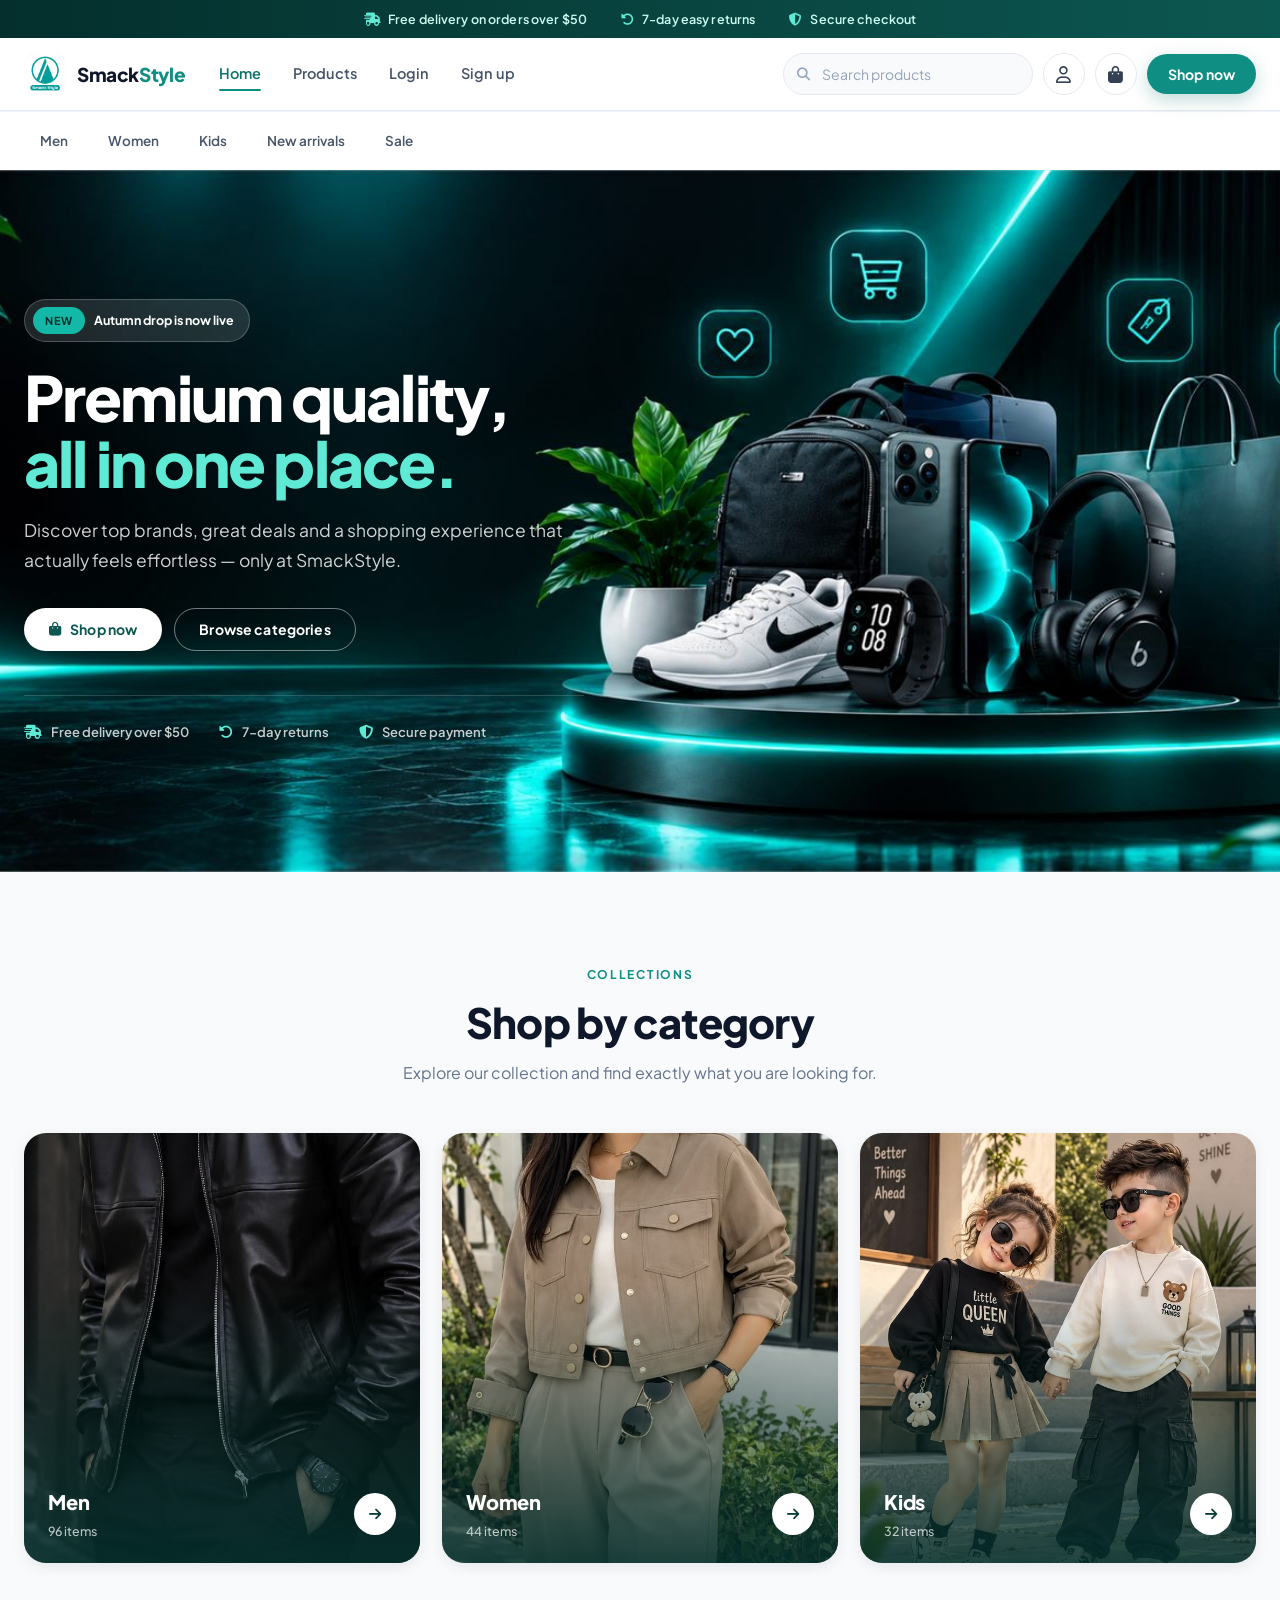
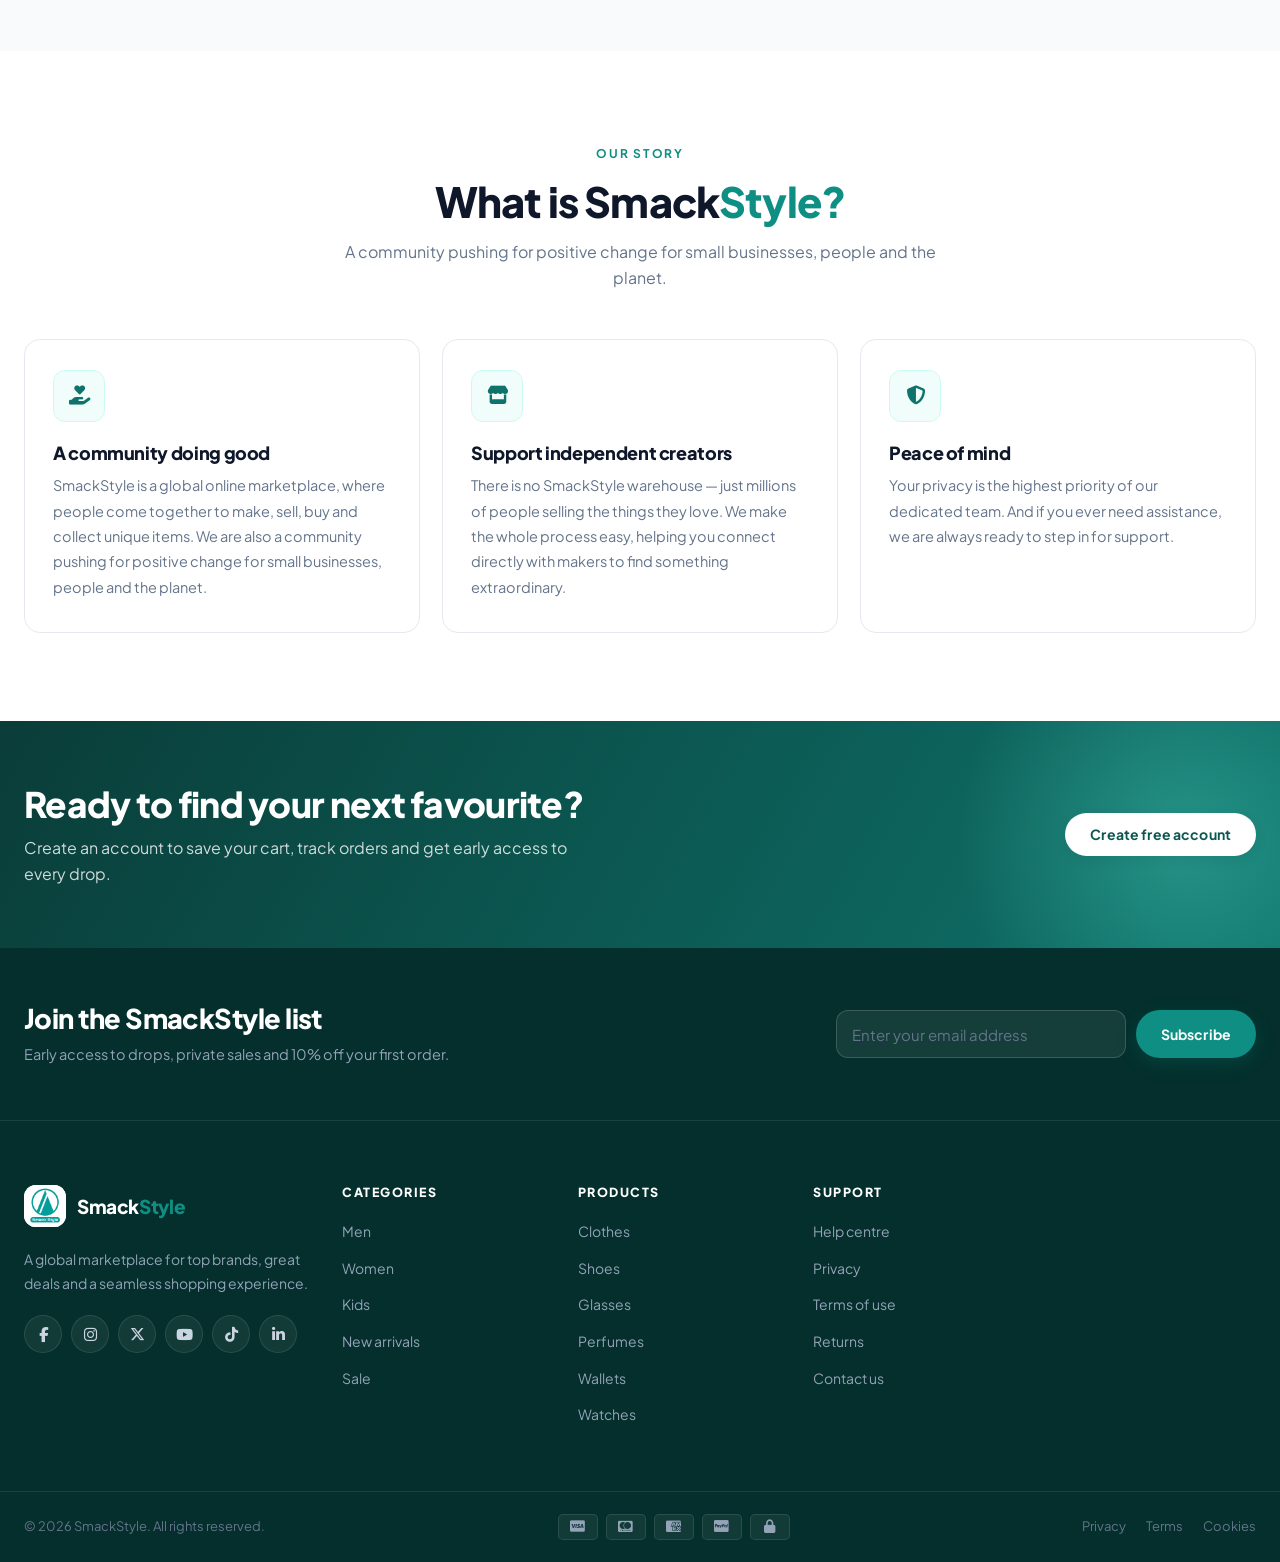
<file: index.html>
<!DOCTYPE html>
<html lang="en">
<head>
    <meta charset="UTF-8">
    <meta name="viewport" content="width=device-width, initial-scale=1.0">
    <meta name="description" content="SmackStyle is a global online marketplace for top brands, great deals and a seamless shopping experience.">
    <title>SmackStyle | Premium Quality Products</title>
    <link rel="icon" type="image/png" href="./favicon.png">
    <link rel="apple-touch-icon" href="./apple-touch-icon.png">
    <link rel="stylesheet" href="./CSS/fontawesome/all.min.css">
    <link rel="preconnect" href="https://fonts.googleapis.com">
    <link rel="preconnect" href="https://fonts.gstatic.com" crossorigin>
    <link rel="stylesheet" href="https://fonts.googleapis.com/css2?family=Plus+Jakarta+Sans:wght@400;500;600;700;800&display=swap">
    <link rel="stylesheet" href="./CSS/base.css">
    <link rel="stylesheet" href="./CSS/style.css">
</head>
<body>

    <!-- ------------------announcement bar-------------- -->

    <div class="announce">
        <div class="container announce-inner">
            <p class="announce-item"><i class="fa-solid fa-truck-fast" aria-hidden="true"></i> Free delivery on orders over $50</p>
            <p class="announce-item"><i class="fa-solid fa-rotate-left" aria-hidden="true"></i> 7-day easy returns</p>
            <p class="announce-item"><i class="fa-solid fa-shield-halved" aria-hidden="true"></i> Secure checkout</p>
        </div>
    </div>

    <!-- ------------------header-------------- -->

    <header class="header-sticky" id="site-header">

        <div class="container header-inner">

            <a class="brand" href="./index.html">
                <span class="brand-mark"><img class="logo-image" src="./Logo.png" alt="SmackStyle"></span>
                <span class="brand-name-text">Smack<span class="style-color">Style</span></span>
            </a>

            <nav class="header-nav" id="site-nav" aria-label="Main">
                <a class="header-nav-links" href="./index.html">Home</a>
                <a class="header-nav-links" href="./product.html">Products</a>
                <a class="header-nav-links" href="./login.html">Login</a>
                <a class="header-nav-links" href="./signup.html">Sign up</a>
            </nav>

            <div class="header-actions">

                <form class="searchbar" id="search-form" role="search">
                    <i class="fa-solid fa-magnifying-glass searchbar-icon" aria-hidden="true"></i>
                    <input class="header-input" type="search" name="q"
                        placeholder="Search products" aria-label="Search products">
                </form>

                <a class="icon-btn" href="./login.html" aria-label="Your account">
                    <i class="fa-regular fa-user" aria-hidden="true"></i>
                </a>

                <button class="icon-btn" id="cart-btn" type="button" aria-label="Shopping cart">
                    <i class="fa-solid fa-bag-shopping" aria-hidden="true"></i>
                    <span class="cart-count" id="cart-count" data-count="0">0</span>
                </button>

                <a class="btn btn-primary header-cta" href="./product.html">Shop now</a>

                <button class="header-toggle" id="nav-toggle" type="button"
                    aria-label="Open navigation menu" aria-expanded="false" aria-controls="site-nav">
                    <span></span>
                    <span></span>
                    <span></span>
                </button>

            </div>

        </div>

    </header>

    <!-- ------------------category strip-------------- -->

    <nav class="cat-nav" aria-label="Product categories">
        <div class="container cat-nav-inner">
            <a class="product-nav-link" href="./manproduct.html">Men</a>
            <a class="product-nav-link" href="./womenproduct.html">Women</a>
            <a class="product-nav-link" href="./kids.html">Kids</a>
            <a class="product-nav-link" href="./product.html">New arrivals</a>
            <a class="product-nav-link" href="./product.html">Sale</a>
        </div>
    </nav>

    <main>

        <!-- ------------------hero-------------- -->

        <section class="hero">
            <div class="container hero-inner">
                <div class="hero-copy">

                    <p class="hero-badge">
                        <span class="pill pill-soft">New</span>
                        Autumn drop is now live
                    </p>

                    <h1 class="hero-title">Premium quality,<br><span class="style-color">all in one place.</span></h1>

                    <p class="hero-text">Discover top brands, great deals and a shopping experience that
                        actually feels effortless &mdash; only at SmackStyle.</p>

                    <div class="hero-cta">
                        <a class="btn btn-white" href="./product.html">
                            <i class="fa-solid fa-bag-shopping" aria-hidden="true"></i> Shop now
                        </a>
                        <a class="btn btn-ghost" href="./manproduct.html">Browse categories</a>
                    </div>

                    <div class="hero-trust">
                        <p class="trust-item"><i class="fa-solid fa-truck-fast" aria-hidden="true"></i> Free delivery over $50</p>
                        <p class="trust-item"><i class="fa-solid fa-rotate-left" aria-hidden="true"></i> 7-day returns</p>
                        <p class="trust-item"><i class="fa-solid fa-shield-halved" aria-hidden="true"></i> Secure payment</p>
                    </div>

                </div>
            </div>
        </section>

        <!-- ------------------shop by category-------------- -->

        <section class="section section-soft">
            <div class="container">

                <div class="section-head">
                    <span class="eyebrow">Collections</span>
                    <h2 class="section-title">Shop by category</h2>
                    <p class="section-sub">Explore our collection and find exactly what you are looking for.</p>
                </div>

                <div class="cat-grid">
                    <a class="cat-tile cat-tile-men" href="./manproduct.html">
                        <span class="cat-tile-body">
                            <span>
                                <span class="cat-tile-name">Men</span>
                                <span class="cat-tile-count">96 items</span>
                            </span>
                            <span class="cat-tile-go"><i class="fa-solid fa-arrow-right" aria-hidden="true"></i></span>
                        </span>
                    </a>
                    <a class="cat-tile cat-tile-women" href="./womenproduct.html">
                        <span class="cat-tile-body">
                            <span>
                                <span class="cat-tile-name">Women</span>
                                <span class="cat-tile-count">44 items</span>
                            </span>
                            <span class="cat-tile-go"><i class="fa-solid fa-arrow-right" aria-hidden="true"></i></span>
                        </span>
                    </a>
                    <a class="cat-tile cat-tile-kids" href="./kids.html">
                        <span class="cat-tile-body">
                            <span>
                                <span class="cat-tile-name">Kids</span>
                                <span class="cat-tile-count">32 items</span>
                            </span>
                            <span class="cat-tile-go"><i class="fa-solid fa-arrow-right" aria-hidden="true"></i></span>
                        </span>
                    </a>
                </div>

            </div>
        </section>

        <!-- ------------------about----------------- -->

        <section class="section">
            <div class="container">

                <div class="section-head">
                    <span class="eyebrow">Our story</span>
                    <h2 class="section-title">What is Smack<span class="style-color">Style?</span></h2>
                    <p class="section-sub">A community pushing for positive change for small businesses,
                        people and the planet.</p>
                </div>

                <div class="about-grid">
                    <article class="about-card">
                        <div class="about-icon"><i class="fa-solid fa-hand-holding-heart" aria-hidden="true"></i></div>
                        <h3 class="about-h">A community doing good</h3>
                        <p class="about-p">SmackStyle is a global online marketplace, where people come together
                            to make, sell, buy and collect unique items. We are also a community pushing for
                            positive change for small businesses, people and the planet.</p>
                    </article>
                    <article class="about-card">
                        <div class="about-icon"><i class="fa-solid fa-store" aria-hidden="true"></i></div>
                        <h3 class="about-h">Support independent creators</h3>
                        <p class="about-p">There is no SmackStyle warehouse &mdash; just millions of people selling
                            the things they love. We make the whole process easy, helping you connect directly
                            with makers to find something extraordinary.</p>
                    </article>
                    <article class="about-card">
                        <div class="about-icon"><i class="fa-solid fa-shield-halved" aria-hidden="true"></i></div>
                        <h3 class="about-h">Peace of mind</h3>
                        <p class="about-p">Your privacy is the highest priority of our dedicated team. And if you
                            ever need assistance, we are always ready to step in for support.</p>
                    </article>
                </div>

            </div>
        </section>

        <!-- ------------------closing band----------------- -->

        <section class="cta-band">
            <div class="container cta-band-inner">
                <div>
                    <h2 class="cta-band-title">Ready to find your next favourite?</h2>
                    <p class="cta-band-sub">Create an account to save your cart, track orders and get
                        early access to every drop.</p>
                </div>
                <a class="btn btn-white" href="./signup.html">Create free account</a>
            </div>
        </section>

    </main>

    <!-- ------------------footer-------------- -->

    <footer class="footer">

        <div class="container footer-cta">
            <div>
                <h2 class="footer-cta-title">Join the SmackStyle list</h2>
                <p class="footer-cta-sub">Early access to drops, private sales and 10% off your first order.</p>
            </div>
            <form class="newsletter" id="newsletter-form">
                <input class="input" type="email" name="email"
                    placeholder="Enter your email address" aria-label="Email address" required>
                <button class="btn btn-primary" type="submit">Subscribe</button>
            </form>
        </div>

        <div class="footer-main">
            <div class="container footer-grid">

                <div class="footer-brand">
                    <a class="brand" href="./index.html">
                        <span class="brand-mark"><img class="logo-image" src="./Logo.png" alt="SmackStyle"></span>
                        <span class="brand-name-text">Smack<span class="style-color">Style</span></span>
                    </a>
                    <p class="footer-brand-tag">A global marketplace for top brands, great deals and a seamless shopping experience.</p>
                    <ul class="socials">
                        <li><a class="social" href="./index.html" aria-label="Facebook"><i class="fa-brands fa-facebook-f" aria-hidden="true"></i></a></li>
                        <li><a class="social" href="./index.html" aria-label="Instagram"><i class="fa-brands fa-instagram" aria-hidden="true"></i></a></li>
                        <li><a class="social" href="./index.html" aria-label="X"><i class="fa-brands fa-x-twitter" aria-hidden="true"></i></a></li>
                        <li><a class="social" href="./index.html" aria-label="YouTube"><i class="fa-brands fa-youtube" aria-hidden="true"></i></a></li>
                        <li><a class="social" href="./index.html" aria-label="TikTok"><i class="fa-brands fa-tiktok" aria-hidden="true"></i></a></li>
                        <li><a class="social" href="./index.html" aria-label="LinkedIn"><i class="fa-brands fa-linkedin-in" aria-hidden="true"></i></a></li>
                    </ul>
                </div>

                <div class="footer-nav">
                    <h2 class="footer-heading">Categories</h2>
                    <ul>
                        <li class="footer-list"><a class="footer-nav-link" href="./manproduct.html">Men</a></li>
                        <li class="footer-list"><a class="footer-nav-link" href="./womenproduct.html">Women</a></li>
                        <li class="footer-list"><a class="footer-nav-link" href="./kids.html">Kids</a></li>
                        <li class="footer-list"><a class="footer-nav-link" href="./product.html">New arrivals</a></li>
                        <li class="footer-list"><a class="footer-nav-link" href="./product.html">Sale</a></li>
                    </ul>
                </div>

                <div class="footer-nav">
                    <h2 class="footer-heading">Products</h2>
                    <ul>
                        <li class="footer-list"><a class="footer-nav-link" href="./manproduct.html">Clothes</a></li>
                        <li class="footer-list"><a class="footer-nav-link" href="./product.html">Shoes</a></li>
                        <li class="footer-list"><a class="footer-nav-link" href="./product.html">Glasses</a></li>
                        <li class="footer-list"><a class="footer-nav-link" href="./product.html">Perfumes</a></li>
                        <li class="footer-list"><a class="footer-nav-link" href="./product.html">Wallets</a></li>
                        <li class="footer-list"><a class="footer-nav-link" href="./product.html">Watches</a></li>
                    </ul>
                </div>

                <div class="footer-nav">
                    <h2 class="footer-heading">Support</h2>
                    <ul>
                        <li class="footer-list"><a class="footer-nav-link" href="./index.html">Help centre</a></li>
                        <li class="footer-list"><a class="footer-nav-link" href="./index.html">Privacy</a></li>
                        <li class="footer-list"><a class="footer-nav-link" href="./index.html">Terms of use</a></li>
                        <li class="footer-list"><a class="footer-nav-link" href="./index.html">Returns</a></li>
                        <li class="footer-list"><a class="footer-nav-link" href="./index.html">Contact us</a></li>
                    </ul>
                </div>

            </div>
        </div>

        <div class="container end">
            <p>&copy; 2026 SmackStyle. All rights reserved.</p>
            <ul class="pay-row" aria-label="Accepted payment methods">
                <li><span class="pay"><i class="fa-brands fa-cc-visa" aria-hidden="true"></i></span></li>
                <li><span class="pay"><i class="fa-brands fa-cc-mastercard" aria-hidden="true"></i></span></li>
                <li><span class="pay"><i class="fa-brands fa-cc-amex" aria-hidden="true"></i></span></li>
                <li><span class="pay"><i class="fa-brands fa-cc-paypal" aria-hidden="true"></i></span></li>
                <li><span class="pay"><i class="fa-solid fa-lock" aria-hidden="true"></i></span></li>
            </ul>
            <ul class="end-links">
                <li><a href="./index.html">Privacy</a></li>
                <li><a href="./index.html">Terms</a></li>
                <li><a href="./index.html">Cookies</a></li>
            </ul>
        </div>

    </footer>

    <script src="./script.js"></script>

</body>
</html>
</file>
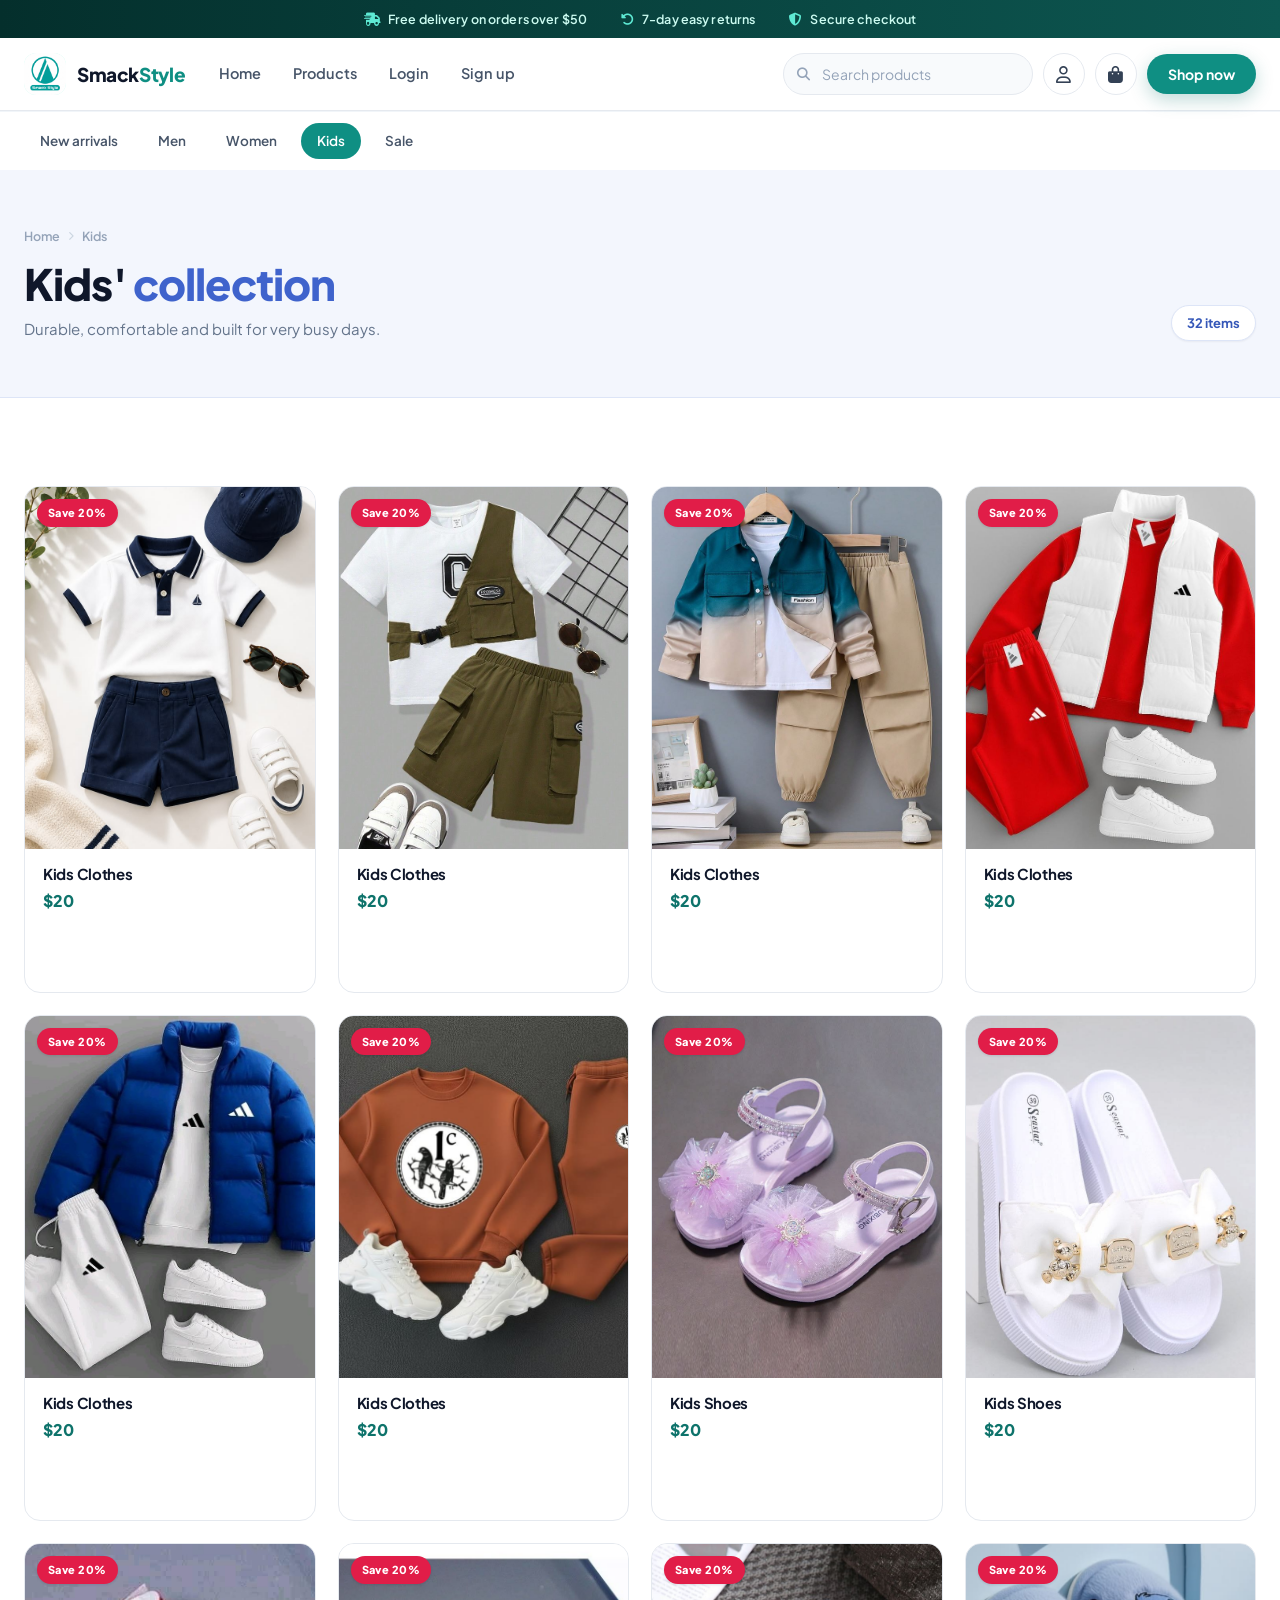
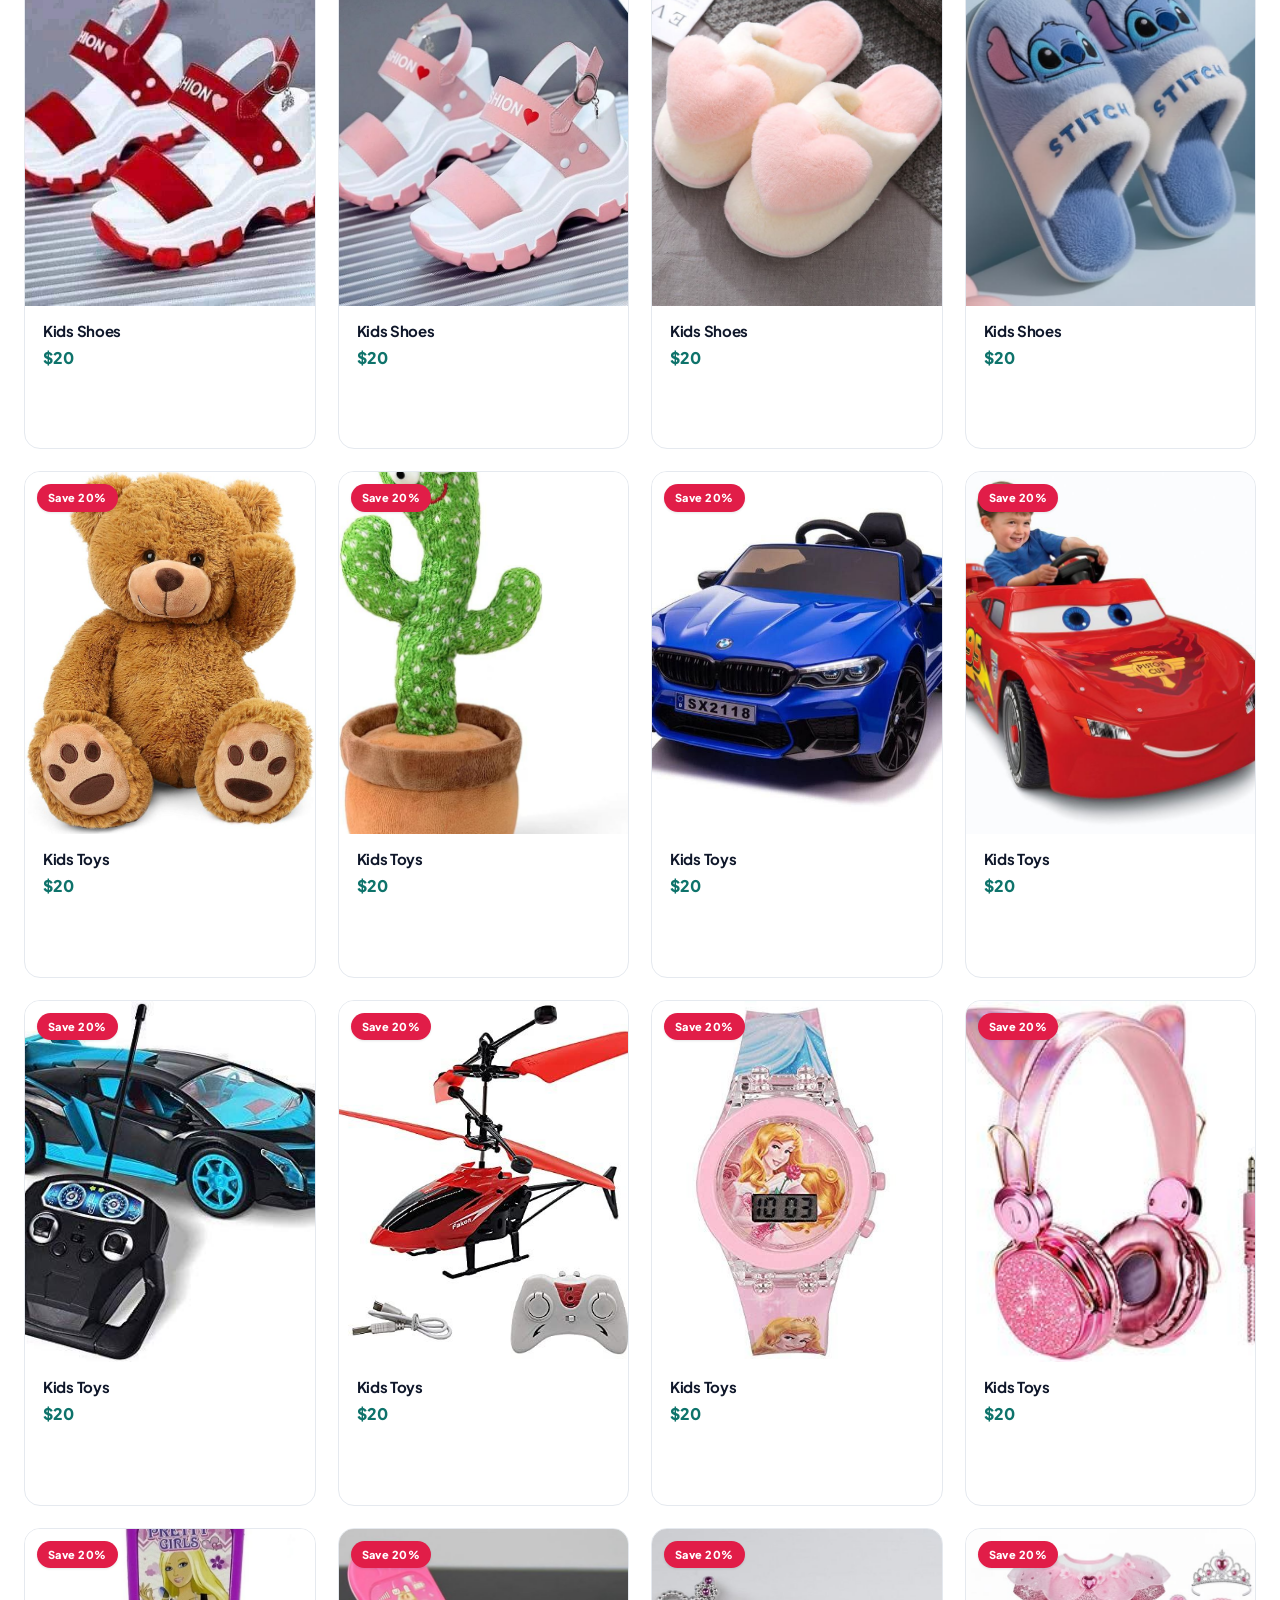
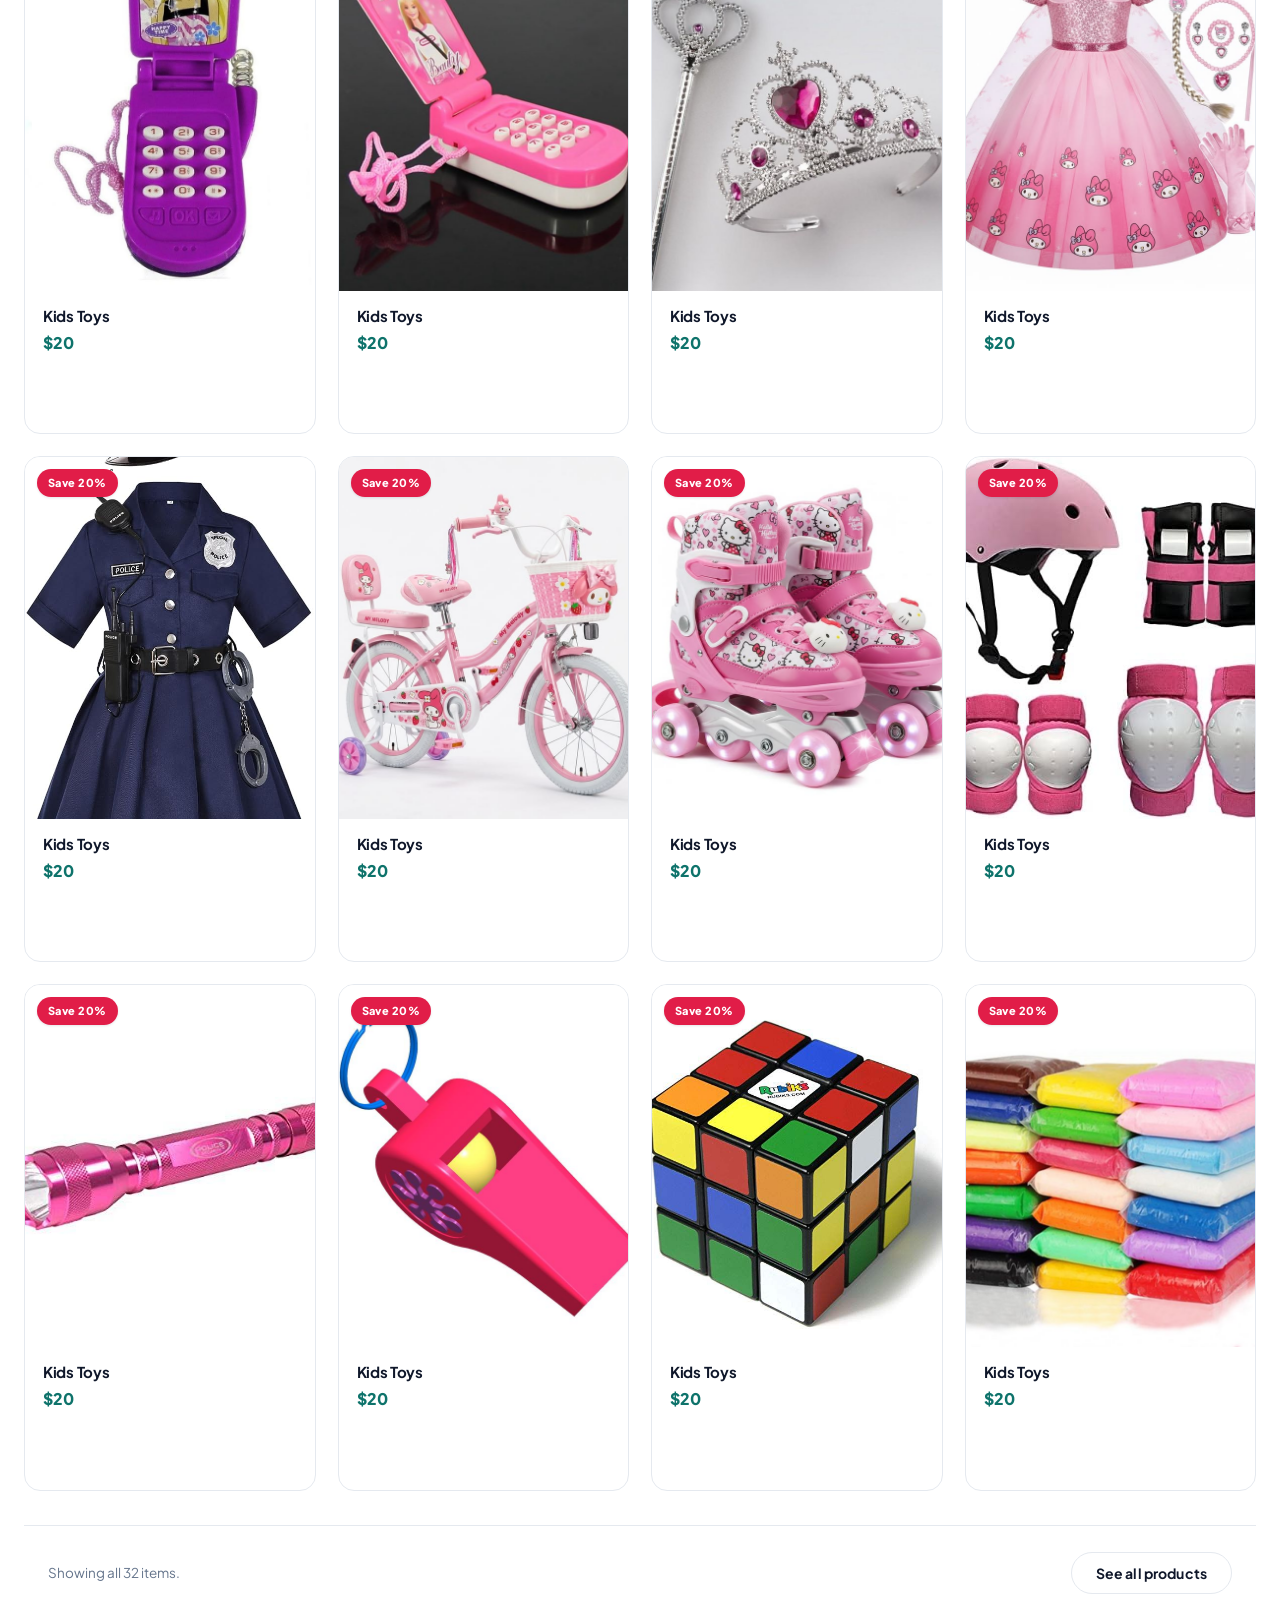
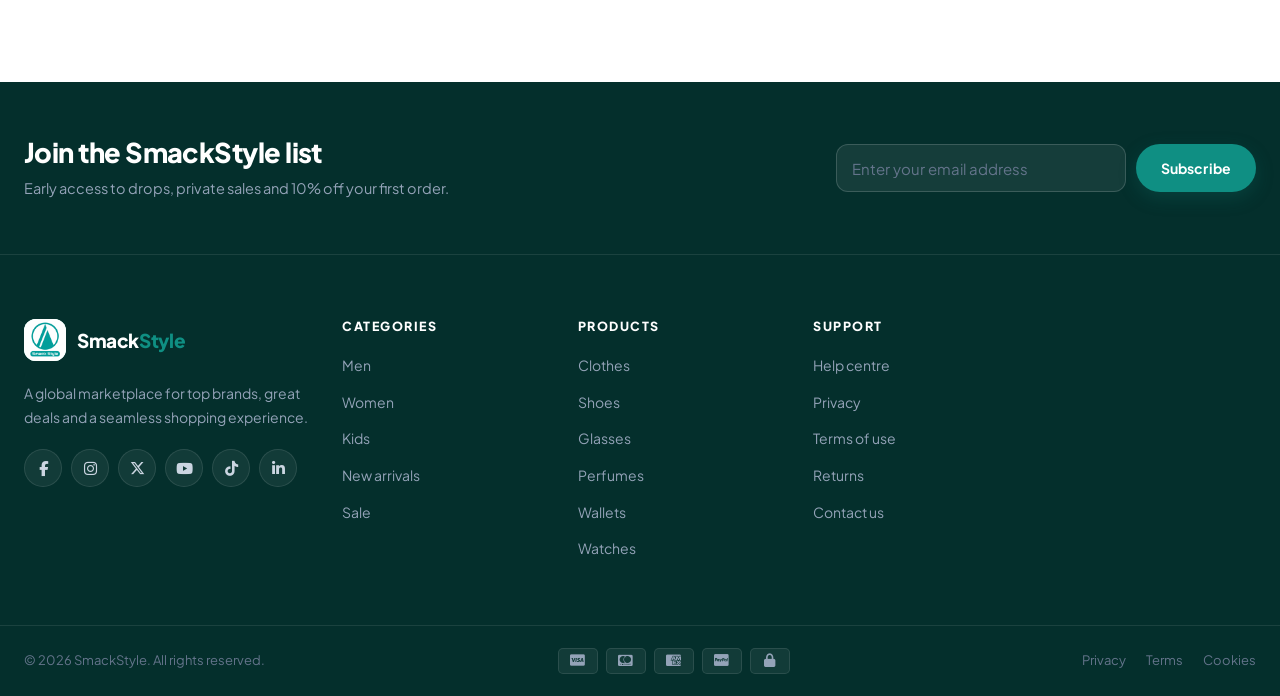
<file: kids.html>
<!DOCTYPE html>
<html lang="en">
<head>
    <meta charset="UTF-8">
    <meta name="viewport" content="width=device-width, initial-scale=1.0">
    <meta name="description" content="Durable, comfortable and built for very busy days.">
    <title>Kids's Collection | SmackStyle</title>
    <link rel="icon" type="image/png" href="./favicon.png">
    <link rel="apple-touch-icon" href="./apple-touch-icon.png">
    <link rel="stylesheet" href="./CSS/fontawesome/all.min.css">
    <link rel="preconnect" href="https://fonts.googleapis.com">
    <link rel="preconnect" href="https://fonts.gstatic.com" crossorigin>
    <link rel="stylesheet" href="https://fonts.googleapis.com/css2?family=Plus+Jakarta+Sans:wght@400;500;600;700;800&display=swap">
    <link rel="stylesheet" href="./CSS/base.css">
    <link rel="stylesheet" href="./CSS/kids.css">
</head>
<body>

    <!-- ------------------announcement bar-------------- -->

    <div class="announce">
        <div class="container announce-inner">
            <p class="announce-item"><i class="fa-solid fa-truck-fast" aria-hidden="true"></i> Free delivery on orders over $50</p>
            <p class="announce-item"><i class="fa-solid fa-rotate-left" aria-hidden="true"></i> 7-day easy returns</p>
            <p class="announce-item"><i class="fa-solid fa-shield-halved" aria-hidden="true"></i> Secure checkout</p>
        </div>
    </div>

    <!-- ------------------header-------------- -->

    <header class="header-sticky" id="site-header">

        <div class="container header-inner">

            <a class="brand" href="./index.html">
                <span class="brand-mark"><img class="logo-image" src="./Logo.png" alt="SmackStyle"></span>
                <span class="brand-name-text">Smack<span class="style-color">Style</span></span>
            </a>

            <nav class="header-nav" id="site-nav" aria-label="Main">
                <a class="header-nav-links" href="./index.html">Home</a>
                <a class="header-nav-links" href="./product.html">Products</a>
                <a class="header-nav-links" href="./login.html">Login</a>
                <a class="header-nav-links" href="./signup.html">Sign up</a>
            </nav>

            <div class="header-actions">

                <form class="searchbar" id="search-form" role="search">
                    <i class="fa-solid fa-magnifying-glass searchbar-icon" aria-hidden="true"></i>
                    <input class="header-input" type="search" name="q"
                        placeholder="Search products" aria-label="Search products">
                </form>

                <a class="icon-btn" href="./login.html" aria-label="Your account">
                    <i class="fa-regular fa-user" aria-hidden="true"></i>
                </a>

                <button class="icon-btn" id="cart-btn" type="button" aria-label="Shopping cart">
                    <i class="fa-solid fa-bag-shopping" aria-hidden="true"></i>
                    <span class="cart-count" id="cart-count" data-count="0">0</span>
                </button>

                <a class="btn btn-primary header-cta" href="./product.html">Shop now</a>

                <button class="header-toggle" id="nav-toggle" type="button"
                    aria-label="Open navigation menu" aria-expanded="false" aria-controls="site-nav">
                    <span></span>
                    <span></span>
                    <span></span>
                </button>

            </div>

        </div>

    </header>

    <!-- ------------------category strip-------------- -->

    <nav class="cat-nav" aria-label="Product categories">
        <div class="container cat-nav-inner">
            <a class="product-nav-link" href="./product.html">New arrivals</a>
            <a class="product-nav-link" href="./manproduct.html">Men</a>
            <a class="product-nav-link" href="./womenproduct.html">Women</a>
            <a class="product-nav-link" href="./kids.html">Kids</a>
            <a class="product-nav-link" href="./product.html">Sale</a>
        </div>
    </nav>

    <main>
        <section class="page-head">
            <div class="container page-head-inner">
                <div>
                    <nav class="breadcrumb" aria-label="Breadcrumb">
                        <a href="./index.html">Home</a>
                        <i class="fa-solid fa-chevron-right sep" aria-hidden="true"></i>
                        <span>Kids</span>
                    </nav>
                    <h1 class="page-title">Kids' <span class="style-color">collection</span></h1>
                    <p class="page-sub">Durable, comfortable and built for very busy days.</p>
                </div>
                <span class="page-count">32 items</span>
            </div>
        </section>

        <section class="section">
            <div class="container">
                <div class="shop-grid">
            <article class="card">
                <div class="product-image">
                    <img class="image" src="./Images/kidsimages/img1.jfif" alt="Kids Clothes" loading="lazy">
                    <div class="sales">Save 20%</div>
                </div>
                <div class="card-body">
                    <h3>Kids Clothes</h3>
                    <p class="price">$20</p>
                    <button class="card-add" type="button">
                        <i class="fa-solid fa-bag-shopping" aria-hidden="true"></i>
                        <span>Add to cart</span>
                    </button>
                </div>
            </article>
            <article class="card">
                <div class="product-image">
                    <img class="image" src="./Images/kidsimages/img2.jfif" alt="Kids Clothes" loading="lazy">
                    <div class="sales">Save 20%</div>
                </div>
                <div class="card-body">
                    <h3>Kids Clothes</h3>
                    <p class="price">$20</p>
                    <button class="card-add" type="button">
                        <i class="fa-solid fa-bag-shopping" aria-hidden="true"></i>
                        <span>Add to cart</span>
                    </button>
                </div>
            </article>
            <article class="card">
                <div class="product-image">
                    <img class="image" src="./Images/kidsimages/img3.jfif" alt="Kids Clothes" loading="lazy">
                    <div class="sales">Save 20%</div>
                </div>
                <div class="card-body">
                    <h3>Kids Clothes</h3>
                    <p class="price">$20</p>
                    <button class="card-add" type="button">
                        <i class="fa-solid fa-bag-shopping" aria-hidden="true"></i>
                        <span>Add to cart</span>
                    </button>
                </div>
            </article>
            <article class="card">
                <div class="product-image">
                    <img class="image" src="./Images/kidsimages/img4.jfif" alt="Kids Clothes" loading="lazy">
                    <div class="sales">Save 20%</div>
                </div>
                <div class="card-body">
                    <h3>Kids Clothes</h3>
                    <p class="price">$20</p>
                    <button class="card-add" type="button">
                        <i class="fa-solid fa-bag-shopping" aria-hidden="true"></i>
                        <span>Add to cart</span>
                    </button>
                </div>
            </article>
            <article class="card">
                <div class="product-image">
                    <img class="image" src="./Images/kidsimages/img5.jfif" alt="Kids Clothes" loading="lazy">
                    <div class="sales">Save 20%</div>
                </div>
                <div class="card-body">
                    <h3>Kids Clothes</h3>
                    <p class="price">$20</p>
                    <button class="card-add" type="button">
                        <i class="fa-solid fa-bag-shopping" aria-hidden="true"></i>
                        <span>Add to cart</span>
                    </button>
                </div>
            </article>
            <article class="card">
                <div class="product-image">
                    <img class="image" src="./Images/kidsimages/img6.jfif" alt="Kids Clothes" loading="lazy">
                    <div class="sales">Save 20%</div>
                </div>
                <div class="card-body">
                    <h3>Kids Clothes</h3>
                    <p class="price">$20</p>
                    <button class="card-add" type="button">
                        <i class="fa-solid fa-bag-shopping" aria-hidden="true"></i>
                        <span>Add to cart</span>
                    </button>
                </div>
            </article>
            <article class="card">
                <div class="product-image">
                    <img class="image" src="./Images/kidsimages/img7.jfif" alt="Kids Shoes" loading="lazy">
                    <div class="sales">Save 20%</div>
                </div>
                <div class="card-body">
                    <h3>Kids Shoes</h3>
                    <p class="price">$20</p>
                    <button class="card-add" type="button">
                        <i class="fa-solid fa-bag-shopping" aria-hidden="true"></i>
                        <span>Add to cart</span>
                    </button>
                </div>
            </article>
            <article class="card">
                <div class="product-image">
                    <img class="image" src="./Images/kidsimages/img8.jfif" alt="Kids Shoes" loading="lazy">
                    <div class="sales">Save 20%</div>
                </div>
                <div class="card-body">
                    <h3>Kids Shoes</h3>
                    <p class="price">$20</p>
                    <button class="card-add" type="button">
                        <i class="fa-solid fa-bag-shopping" aria-hidden="true"></i>
                        <span>Add to cart</span>
                    </button>
                </div>
            </article>
            <article class="card">
                <div class="product-image">
                    <img class="image" src="./Images/kidsimages/img9.jfif" alt="Kids Shoes" loading="lazy">
                    <div class="sales">Save 20%</div>
                </div>
                <div class="card-body">
                    <h3>Kids Shoes</h3>
                    <p class="price">$20</p>
                    <button class="card-add" type="button">
                        <i class="fa-solid fa-bag-shopping" aria-hidden="true"></i>
                        <span>Add to cart</span>
                    </button>
                </div>
            </article>
            <article class="card">
                <div class="product-image">
                    <img class="image" src="./Images/kidsimages/img10.jfif" alt="Kids Shoes" loading="lazy">
                    <div class="sales">Save 20%</div>
                </div>
                <div class="card-body">
                    <h3>Kids Shoes</h3>
                    <p class="price">$20</p>
                    <button class="card-add" type="button">
                        <i class="fa-solid fa-bag-shopping" aria-hidden="true"></i>
                        <span>Add to cart</span>
                    </button>
                </div>
            </article>
            <article class="card">
                <div class="product-image">
                    <img class="image" src="./Images/kidsimages/img11.jfif" alt="Kids Shoes" loading="lazy">
                    <div class="sales">Save 20%</div>
                </div>
                <div class="card-body">
                    <h3>Kids Shoes</h3>
                    <p class="price">$20</p>
                    <button class="card-add" type="button">
                        <i class="fa-solid fa-bag-shopping" aria-hidden="true"></i>
                        <span>Add to cart</span>
                    </button>
                </div>
            </article>
            <article class="card">
                <div class="product-image">
                    <img class="image" src="./Images/kidsimages/img12.jfif" alt="Kids Shoes" loading="lazy">
                    <div class="sales">Save 20%</div>
                </div>
                <div class="card-body">
                    <h3>Kids Shoes</h3>
                    <p class="price">$20</p>
                    <button class="card-add" type="button">
                        <i class="fa-solid fa-bag-shopping" aria-hidden="true"></i>
                        <span>Add to cart</span>
                    </button>
                </div>
            </article>
            <article class="card">
                <div class="product-image">
                    <img class="image" src="./Images/kidsimages/img13.jfif" alt="Kids Toys" loading="lazy">
                    <div class="sales">Save 20%</div>
                </div>
                <div class="card-body">
                    <h3>Kids Toys</h3>
                    <p class="price">$20</p>
                    <button class="card-add" type="button">
                        <i class="fa-solid fa-bag-shopping" aria-hidden="true"></i>
                        <span>Add to cart</span>
                    </button>
                </div>
            </article>
            <article class="card">
                <div class="product-image">
                    <img class="image" src="./Images/kidsimages/img14.jfif" alt="Kids Toys" loading="lazy">
                    <div class="sales">Save 20%</div>
                </div>
                <div class="card-body">
                    <h3>Kids Toys</h3>
                    <p class="price">$20</p>
                    <button class="card-add" type="button">
                        <i class="fa-solid fa-bag-shopping" aria-hidden="true"></i>
                        <span>Add to cart</span>
                    </button>
                </div>
            </article>
            <article class="card">
                <div class="product-image">
                    <img class="image" src="./Images/kidsimages/img15.jfif" alt="Kids Toys" loading="lazy">
                    <div class="sales">Save 20%</div>
                </div>
                <div class="card-body">
                    <h3>Kids Toys</h3>
                    <p class="price">$20</p>
                    <button class="card-add" type="button">
                        <i class="fa-solid fa-bag-shopping" aria-hidden="true"></i>
                        <span>Add to cart</span>
                    </button>
                </div>
            </article>
            <article class="card">
                <div class="product-image">
                    <img class="image" src="./Images/kidsimages/img16.jfif" alt="Kids Toys" loading="lazy">
                    <div class="sales">Save 20%</div>
                </div>
                <div class="card-body">
                    <h3>Kids Toys</h3>
                    <p class="price">$20</p>
                    <button class="card-add" type="button">
                        <i class="fa-solid fa-bag-shopping" aria-hidden="true"></i>
                        <span>Add to cart</span>
                    </button>
                </div>
            </article>
            <article class="card">
                <div class="product-image">
                    <img class="image" src="./Images/kidsimages/img17.jfif" alt="Kids Toys" loading="lazy">
                    <div class="sales">Save 20%</div>
                </div>
                <div class="card-body">
                    <h3>Kids Toys</h3>
                    <p class="price">$20</p>
                    <button class="card-add" type="button">
                        <i class="fa-solid fa-bag-shopping" aria-hidden="true"></i>
                        <span>Add to cart</span>
                    </button>
                </div>
            </article>
            <article class="card">
                <div class="product-image">
                    <img class="image" src="./Images/kidsimages/img18.jfif" alt="Kids Toys" loading="lazy">
                    <div class="sales">Save 20%</div>
                </div>
                <div class="card-body">
                    <h3>Kids Toys</h3>
                    <p class="price">$20</p>
                    <button class="card-add" type="button">
                        <i class="fa-solid fa-bag-shopping" aria-hidden="true"></i>
                        <span>Add to cart</span>
                    </button>
                </div>
            </article>
            <article class="card">
                <div class="product-image">
                    <img class="image" src="./Images/kidsimages/img19.jfif" alt="Kids Toys" loading="lazy">
                    <div class="sales">Save 20%</div>
                </div>
                <div class="card-body">
                    <h3>Kids Toys</h3>
                    <p class="price">$20</p>
                    <button class="card-add" type="button">
                        <i class="fa-solid fa-bag-shopping" aria-hidden="true"></i>
                        <span>Add to cart</span>
                    </button>
                </div>
            </article>
            <article class="card">
                <div class="product-image">
                    <img class="image" src="./Images/kidsimages/img20.jfif" alt="Kids Toys" loading="lazy">
                    <div class="sales">Save 20%</div>
                </div>
                <div class="card-body">
                    <h3>Kids Toys</h3>
                    <p class="price">$20</p>
                    <button class="card-add" type="button">
                        <i class="fa-solid fa-bag-shopping" aria-hidden="true"></i>
                        <span>Add to cart</span>
                    </button>
                </div>
            </article>
            <article class="card">
                <div class="product-image">
                    <img class="image" src="./Images/kidsimages/img21.jfif" alt="Kids Toys" loading="lazy">
                    <div class="sales">Save 20%</div>
                </div>
                <div class="card-body">
                    <h3>Kids Toys</h3>
                    <p class="price">$20</p>
                    <button class="card-add" type="button">
                        <i class="fa-solid fa-bag-shopping" aria-hidden="true"></i>
                        <span>Add to cart</span>
                    </button>
                </div>
            </article>
            <article class="card">
                <div class="product-image">
                    <img class="image" src="./Images/kidsimages/img22.jfif" alt="Kids Toys" loading="lazy">
                    <div class="sales">Save 20%</div>
                </div>
                <div class="card-body">
                    <h3>Kids Toys</h3>
                    <p class="price">$20</p>
                    <button class="card-add" type="button">
                        <i class="fa-solid fa-bag-shopping" aria-hidden="true"></i>
                        <span>Add to cart</span>
                    </button>
                </div>
            </article>
            <article class="card">
                <div class="product-image">
                    <img class="image" src="./Images/kidsimages/img23.jfif" alt="Kids Toys" loading="lazy">
                    <div class="sales">Save 20%</div>
                </div>
                <div class="card-body">
                    <h3>Kids Toys</h3>
                    <p class="price">$20</p>
                    <button class="card-add" type="button">
                        <i class="fa-solid fa-bag-shopping" aria-hidden="true"></i>
                        <span>Add to cart</span>
                    </button>
                </div>
            </article>
            <article class="card">
                <div class="product-image">
                    <img class="image" src="./Images/kidsimages/img24.jfif" alt="Kids Toys" loading="lazy">
                    <div class="sales">Save 20%</div>
                </div>
                <div class="card-body">
                    <h3>Kids Toys</h3>
                    <p class="price">$20</p>
                    <button class="card-add" type="button">
                        <i class="fa-solid fa-bag-shopping" aria-hidden="true"></i>
                        <span>Add to cart</span>
                    </button>
                </div>
            </article>
            <article class="card">
                <div class="product-image">
                    <img class="image" src="./Images/kidsimages/img25.jfif" alt="Kids Toys" loading="lazy">
                    <div class="sales">Save 20%</div>
                </div>
                <div class="card-body">
                    <h3>Kids Toys</h3>
                    <p class="price">$20</p>
                    <button class="card-add" type="button">
                        <i class="fa-solid fa-bag-shopping" aria-hidden="true"></i>
                        <span>Add to cart</span>
                    </button>
                </div>
            </article>
            <article class="card">
                <div class="product-image">
                    <img class="image" src="./Images/kidsimages/img26.jfif" alt="Kids Toys" loading="lazy">
                    <div class="sales">Save 20%</div>
                </div>
                <div class="card-body">
                    <h3>Kids Toys</h3>
                    <p class="price">$20</p>
                    <button class="card-add" type="button">
                        <i class="fa-solid fa-bag-shopping" aria-hidden="true"></i>
                        <span>Add to cart</span>
                    </button>
                </div>
            </article>
            <article class="card">
                <div class="product-image">
                    <img class="image" src="./Images/kidsimages/img27.jfif" alt="Kids Toys" loading="lazy">
                    <div class="sales">Save 20%</div>
                </div>
                <div class="card-body">
                    <h3>Kids Toys</h3>
                    <p class="price">$20</p>
                    <button class="card-add" type="button">
                        <i class="fa-solid fa-bag-shopping" aria-hidden="true"></i>
                        <span>Add to cart</span>
                    </button>
                </div>
            </article>
            <article class="card">
                <div class="product-image">
                    <img class="image" src="./Images/kidsimages/img28.jfif" alt="Kids Toys" loading="lazy">
                    <div class="sales">Save 20%</div>
                </div>
                <div class="card-body">
                    <h3>Kids Toys</h3>
                    <p class="price">$20</p>
                    <button class="card-add" type="button">
                        <i class="fa-solid fa-bag-shopping" aria-hidden="true"></i>
                        <span>Add to cart</span>
                    </button>
                </div>
            </article>
            <article class="card">
                <div class="product-image">
                    <img class="image" src="./Images/kidsimages/img29.jfif" alt="Kids Toys" loading="lazy">
                    <div class="sales">Save 20%</div>
                </div>
                <div class="card-body">
                    <h3>Kids Toys</h3>
                    <p class="price">$20</p>
                    <button class="card-add" type="button">
                        <i class="fa-solid fa-bag-shopping" aria-hidden="true"></i>
                        <span>Add to cart</span>
                    </button>
                </div>
            </article>
            <article class="card">
                <div class="product-image">
                    <img class="image" src="./Images/kidsimages/img30.jfif" alt="Kids Toys" loading="lazy">
                    <div class="sales">Save 20%</div>
                </div>
                <div class="card-body">
                    <h3>Kids Toys</h3>
                    <p class="price">$20</p>
                    <button class="card-add" type="button">
                        <i class="fa-solid fa-bag-shopping" aria-hidden="true"></i>
                        <span>Add to cart</span>
                    </button>
                </div>
            </article>
            <article class="card">
                <div class="product-image">
                    <img class="image" src="./Images/kidsimages/img31.jfif" alt="Kids Toys" loading="lazy">
                    <div class="sales">Save 20%</div>
                </div>
                <div class="card-body">
                    <h3>Kids Toys</h3>
                    <p class="price">$20</p>
                    <button class="card-add" type="button">
                        <i class="fa-solid fa-bag-shopping" aria-hidden="true"></i>
                        <span>Add to cart</span>
                    </button>
                </div>
            </article>
            <article class="card">
                <div class="product-image">
                    <img class="image" src="./Images/kidsimages/img32.jfif" alt="Kids Toys" loading="lazy">
                    <div class="sales">Save 20%</div>
                </div>
                <div class="card-body">
                    <h3>Kids Toys</h3>
                    <p class="price">$20</p>
                    <button class="card-add" type="button">
                        <i class="fa-solid fa-bag-shopping" aria-hidden="true"></i>
                        <span>Add to cart</span>
                    </button>
                </div>
            </article>
                </div>

        <div class="container shop-foot">
            <p class="shop-foot-note">Showing all 32 items.</p>
            <a class="btn btn-outline" href="./product.html">See all products</a>
        </div>

            </div>
        </section>
    </main>

    <!-- ------------------footer-------------- -->

    <footer class="footer">

        <div class="container footer-cta">
            <div>
                <h2 class="footer-cta-title">Join the SmackStyle list</h2>
                <p class="footer-cta-sub">Early access to drops, private sales and 10% off your first order.</p>
            </div>
            <form class="newsletter" id="newsletter-form">
                <input class="input" type="email" name="email"
                    placeholder="Enter your email address" aria-label="Email address" required>
                <button class="btn btn-primary" type="submit">Subscribe</button>
            </form>
        </div>

        <div class="footer-main">
            <div class="container footer-grid">

                <div class="footer-brand">
                    <a class="brand" href="./index.html">
                        <span class="brand-mark"><img class="logo-image" src="./Logo.png" alt="SmackStyle"></span>
                        <span class="brand-name-text">Smack<span class="style-color">Style</span></span>
                    </a>
                    <p class="footer-brand-tag">A global marketplace for top brands, great deals and a seamless shopping experience.</p>
                    <ul class="socials">
                        <li><a class="social" href="./index.html" aria-label="Facebook"><i class="fa-brands fa-facebook-f" aria-hidden="true"></i></a></li>
                        <li><a class="social" href="./index.html" aria-label="Instagram"><i class="fa-brands fa-instagram" aria-hidden="true"></i></a></li>
                        <li><a class="social" href="./index.html" aria-label="X"><i class="fa-brands fa-x-twitter" aria-hidden="true"></i></a></li>
                        <li><a class="social" href="./index.html" aria-label="YouTube"><i class="fa-brands fa-youtube" aria-hidden="true"></i></a></li>
                        <li><a class="social" href="./index.html" aria-label="TikTok"><i class="fa-brands fa-tiktok" aria-hidden="true"></i></a></li>
                        <li><a class="social" href="./index.html" aria-label="LinkedIn"><i class="fa-brands fa-linkedin-in" aria-hidden="true"></i></a></li>
                    </ul>
                </div>

                <div class="footer-nav">
                    <h2 class="footer-heading">Categories</h2>
                    <ul>
                        <li class="footer-list"><a class="footer-nav-link" href="./manproduct.html">Men</a></li>
                        <li class="footer-list"><a class="footer-nav-link" href="./womenproduct.html">Women</a></li>
                        <li class="footer-list"><a class="footer-nav-link" href="./kids.html">Kids</a></li>
                        <li class="footer-list"><a class="footer-nav-link" href="./product.html">New arrivals</a></li>
                        <li class="footer-list"><a class="footer-nav-link" href="./product.html">Sale</a></li>
                    </ul>
                </div>

                <div class="footer-nav">
                    <h2 class="footer-heading">Products</h2>
                    <ul>
                        <li class="footer-list"><a class="footer-nav-link" href="./manproduct.html">Clothes</a></li>
                        <li class="footer-list"><a class="footer-nav-link" href="./product.html">Shoes</a></li>
                        <li class="footer-list"><a class="footer-nav-link" href="./product.html">Glasses</a></li>
                        <li class="footer-list"><a class="footer-nav-link" href="./product.html">Perfumes</a></li>
                        <li class="footer-list"><a class="footer-nav-link" href="./product.html">Wallets</a></li>
                        <li class="footer-list"><a class="footer-nav-link" href="./product.html">Watches</a></li>
                    </ul>
                </div>

                <div class="footer-nav">
                    <h2 class="footer-heading">Support</h2>
                    <ul>
                        <li class="footer-list"><a class="footer-nav-link" href="./index.html">Help centre</a></li>
                        <li class="footer-list"><a class="footer-nav-link" href="./index.html">Privacy</a></li>
                        <li class="footer-list"><a class="footer-nav-link" href="./index.html">Terms of use</a></li>
                        <li class="footer-list"><a class="footer-nav-link" href="./index.html">Returns</a></li>
                        <li class="footer-list"><a class="footer-nav-link" href="./index.html">Contact us</a></li>
                    </ul>
                </div>

            </div>
        </div>

        <div class="container end">
            <p>&copy; 2026 SmackStyle. All rights reserved.</p>
            <ul class="pay-row" aria-label="Accepted payment methods">
                <li><span class="pay"><i class="fa-brands fa-cc-visa" aria-hidden="true"></i></span></li>
                <li><span class="pay"><i class="fa-brands fa-cc-mastercard" aria-hidden="true"></i></span></li>
                <li><span class="pay"><i class="fa-brands fa-cc-amex" aria-hidden="true"></i></span></li>
                <li><span class="pay"><i class="fa-brands fa-cc-paypal" aria-hidden="true"></i></span></li>
                <li><span class="pay"><i class="fa-solid fa-lock" aria-hidden="true"></i></span></li>
            </ul>
            <ul class="end-links">
                <li><a href="./index.html">Privacy</a></li>
                <li><a href="./index.html">Terms</a></li>
                <li><a href="./index.html">Cookies</a></li>
            </ul>
        </div>

    </footer>

    <script src="./script.js"></script>

</body>
</html>
</file>
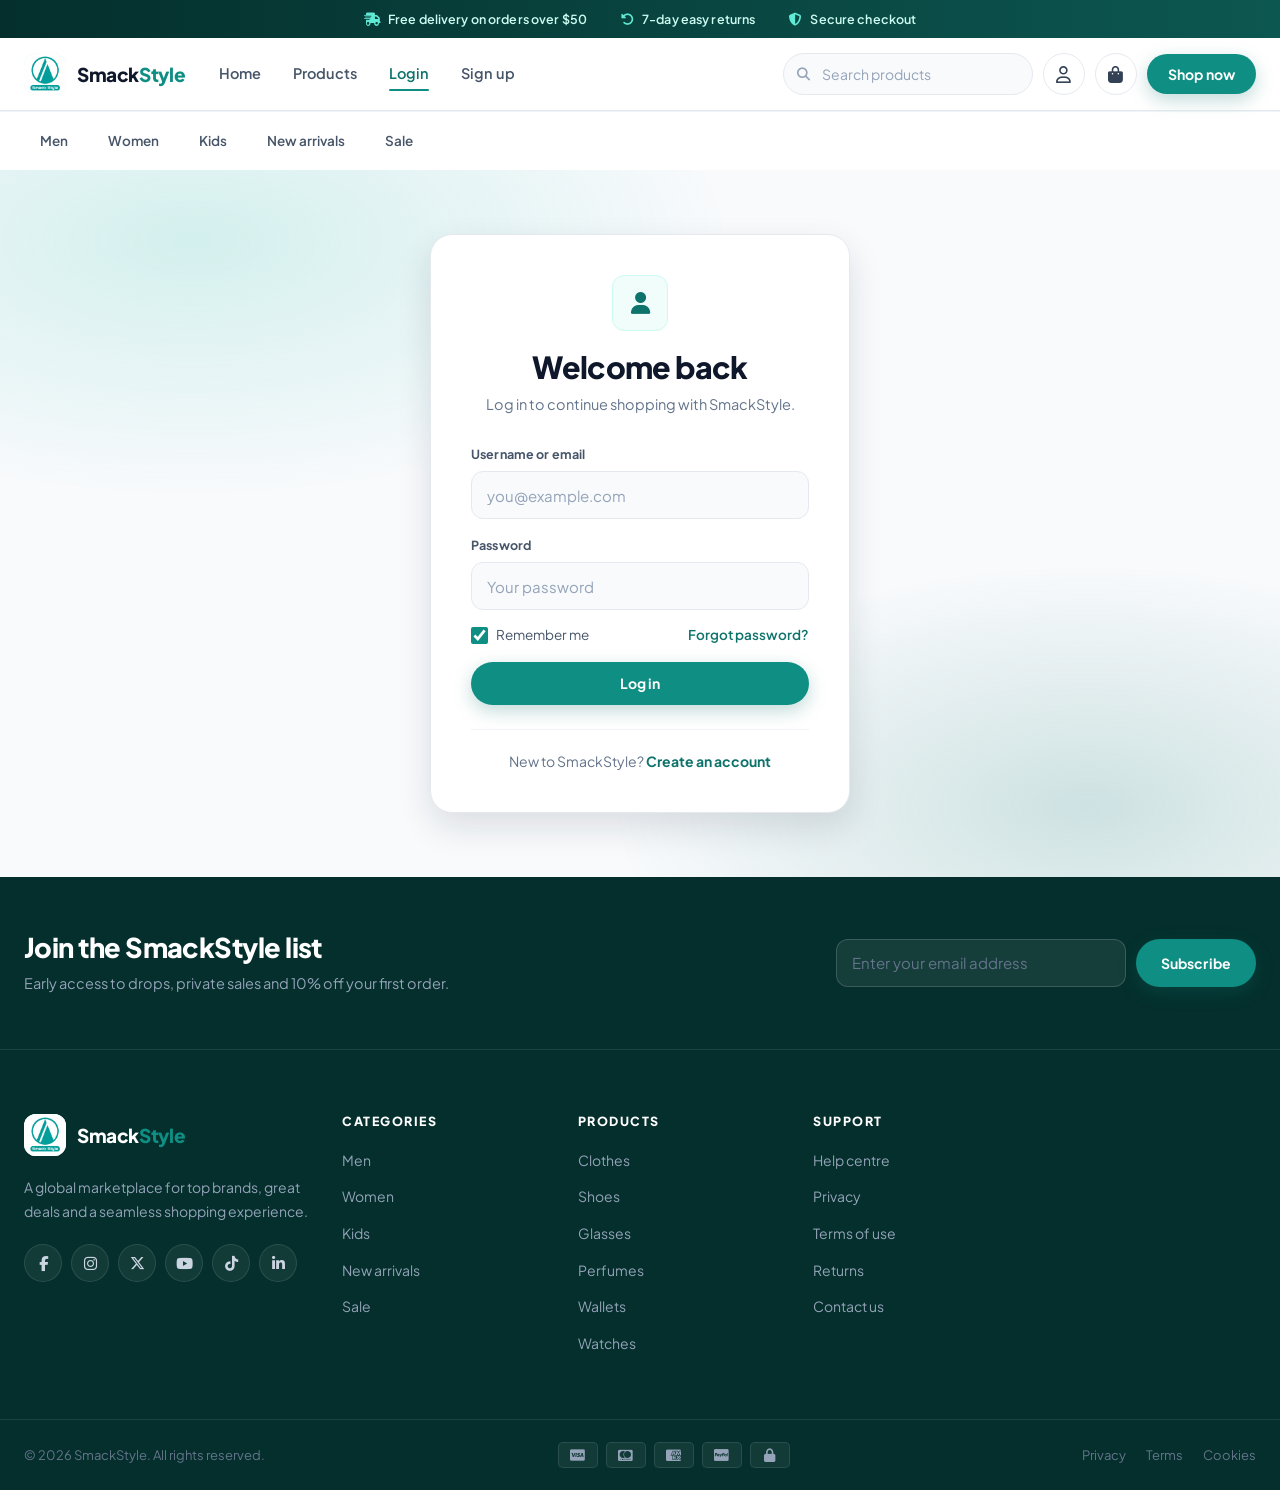
<file: login.html>
<!DOCTYPE html>
<html lang="en">
<head>
    <meta charset="UTF-8">
    <meta name="viewport" content="width=device-width, initial-scale=1.0">
    <meta name="description" content="Log in to your SmackStyle account to track orders and check out faster.">
    <title>Login | SmackStyle</title>
    <link rel="icon" type="image/png" href="./favicon.png">
    <link rel="apple-touch-icon" href="./apple-touch-icon.png">
    <link rel="stylesheet" href="./CSS/fontawesome/all.min.css">
    <link rel="preconnect" href="https://fonts.googleapis.com">
    <link rel="preconnect" href="https://fonts.gstatic.com" crossorigin>
    <link rel="stylesheet" href="https://fonts.googleapis.com/css2?family=Plus+Jakarta+Sans:wght@400;500;600;700;800&display=swap">
    <link rel="stylesheet" href="./CSS/base.css">
    <link rel="stylesheet" href="./CSS/login.css">
</head>
<body>

    <!-- ------------------announcement bar-------------- -->

    <div class="announce">
        <div class="container announce-inner">
            <p class="announce-item"><i class="fa-solid fa-truck-fast" aria-hidden="true"></i> Free delivery on orders over $50</p>
            <p class="announce-item"><i class="fa-solid fa-rotate-left" aria-hidden="true"></i> 7-day easy returns</p>
            <p class="announce-item"><i class="fa-solid fa-shield-halved" aria-hidden="true"></i> Secure checkout</p>
        </div>
    </div>

    <!-- ------------------header-------------- -->

    <header class="header-sticky" id="site-header">

        <div class="container header-inner">

            <a class="brand" href="./index.html">
                <span class="brand-mark"><img class="logo-image" src="./Logo.png" alt="SmackStyle"></span>
                <span class="brand-name-text">Smack<span class="style-color">Style</span></span>
            </a>

            <nav class="header-nav" id="site-nav" aria-label="Main">
                <a class="header-nav-links" href="./index.html">Home</a>
                <a class="header-nav-links" href="./product.html">Products</a>
                <a class="header-nav-links" href="./login.html">Login</a>
                <a class="header-nav-links" href="./signup.html">Sign up</a>
            </nav>

            <div class="header-actions">

                <form class="searchbar" id="search-form" role="search">
                    <i class="fa-solid fa-magnifying-glass searchbar-icon" aria-hidden="true"></i>
                    <input class="header-input" type="search" name="q"
                        placeholder="Search products" aria-label="Search products">
                </form>

                <a class="icon-btn" href="./login.html" aria-label="Your account">
                    <i class="fa-regular fa-user" aria-hidden="true"></i>
                </a>

                <button class="icon-btn" id="cart-btn" type="button" aria-label="Shopping cart">
                    <i class="fa-solid fa-bag-shopping" aria-hidden="true"></i>
                    <span class="cart-count" id="cart-count" data-count="0">0</span>
                </button>

                <a class="btn btn-primary header-cta" href="./product.html">Shop now</a>

                <button class="header-toggle" id="nav-toggle" type="button"
                    aria-label="Open navigation menu" aria-expanded="false" aria-controls="site-nav">
                    <span></span>
                    <span></span>
                    <span></span>
                </button>

            </div>

        </div>

    </header>

    <!-- ------------------category strip-------------- -->

    <nav class="cat-nav" aria-label="Product categories">
        <div class="container cat-nav-inner">
            <a class="product-nav-link" href="./manproduct.html">Men</a>
            <a class="product-nav-link" href="./womenproduct.html">Women</a>
            <a class="product-nav-link" href="./kids.html">Kids</a>
            <a class="product-nav-link" href="./product.html">New arrivals</a>
            <a class="product-nav-link" href="./product.html">Sale</a>
        </div>
    </nav>

    <main>
        <section class="auth">
            <div class="auth-card">

                <div class="auth-head">
                    <div class="auth-mark"><i class="fa-solid fa-user" aria-hidden="true"></i></div>
                    <h1 class="auth-title">Welcome back</h1>
                    <p class="auth-sub">Log in to continue shopping with SmackStyle.</p>
                </div>

                <form class="auth-form" id="login-form" novalidate>

                    <div class="field">
                        <label class="field-label" for="login-user">Username or email</label>
                        <input class="input" id="login-user" type="text" name="username"
                            placeholder="you@example.com" autocomplete="username" required>
                    </div>

                    <div class="field">
                        <label class="field-label" for="login-pass">Password</label>
                        <input class="input" id="login-pass" type="password" name="password"
                            placeholder="Your password" autocomplete="current-password" required>
                    </div>

                    <div class="auth-row">
                        <label class="check">
                            <input type="checkbox" name="remember" checked>
                            Remember me
                        </label>
                        <a class="auth-link" href="./index.html">Forgot password?</a>
                    </div>

                    <button class="btn btn-primary btn-block" type="submit">Log in</button>
                </form>

                <p class="auth-alt">New to SmackStyle? <a href="./signup.html">Create an account</a></p>

            </div>
        </section>
    </main>

    <!-- ------------------footer-------------- -->

    <footer class="footer">

        <div class="container footer-cta">
            <div>
                <h2 class="footer-cta-title">Join the SmackStyle list</h2>
                <p class="footer-cta-sub">Early access to drops, private sales and 10% off your first order.</p>
            </div>
            <form class="newsletter" id="newsletter-form">
                <input class="input" type="email" name="email"
                    placeholder="Enter your email address" aria-label="Email address" required>
                <button class="btn btn-primary" type="submit">Subscribe</button>
            </form>
        </div>

        <div class="footer-main">
            <div class="container footer-grid">

                <div class="footer-brand">
                    <a class="brand" href="./index.html">
                        <span class="brand-mark"><img class="logo-image" src="./Logo.png" alt="SmackStyle"></span>
                        <span class="brand-name-text">Smack<span class="style-color">Style</span></span>
                    </a>
                    <p class="footer-brand-tag">A global marketplace for top brands, great deals and a seamless shopping experience.</p>
                    <ul class="socials">
                        <li><a class="social" href="./index.html" aria-label="Facebook"><i class="fa-brands fa-facebook-f" aria-hidden="true"></i></a></li>
                        <li><a class="social" href="./index.html" aria-label="Instagram"><i class="fa-brands fa-instagram" aria-hidden="true"></i></a></li>
                        <li><a class="social" href="./index.html" aria-label="X"><i class="fa-brands fa-x-twitter" aria-hidden="true"></i></a></li>
                        <li><a class="social" href="./index.html" aria-label="YouTube"><i class="fa-brands fa-youtube" aria-hidden="true"></i></a></li>
                        <li><a class="social" href="./index.html" aria-label="TikTok"><i class="fa-brands fa-tiktok" aria-hidden="true"></i></a></li>
                        <li><a class="social" href="./index.html" aria-label="LinkedIn"><i class="fa-brands fa-linkedin-in" aria-hidden="true"></i></a></li>
                    </ul>
                </div>

                <div class="footer-nav">
                    <h2 class="footer-heading">Categories</h2>
                    <ul>
                        <li class="footer-list"><a class="footer-nav-link" href="./manproduct.html">Men</a></li>
                        <li class="footer-list"><a class="footer-nav-link" href="./womenproduct.html">Women</a></li>
                        <li class="footer-list"><a class="footer-nav-link" href="./kids.html">Kids</a></li>
                        <li class="footer-list"><a class="footer-nav-link" href="./product.html">New arrivals</a></li>
                        <li class="footer-list"><a class="footer-nav-link" href="./product.html">Sale</a></li>
                    </ul>
                </div>

                <div class="footer-nav">
                    <h2 class="footer-heading">Products</h2>
                    <ul>
                        <li class="footer-list"><a class="footer-nav-link" href="./manproduct.html">Clothes</a></li>
                        <li class="footer-list"><a class="footer-nav-link" href="./product.html">Shoes</a></li>
                        <li class="footer-list"><a class="footer-nav-link" href="./product.html">Glasses</a></li>
                        <li class="footer-list"><a class="footer-nav-link" href="./product.html">Perfumes</a></li>
                        <li class="footer-list"><a class="footer-nav-link" href="./product.html">Wallets</a></li>
                        <li class="footer-list"><a class="footer-nav-link" href="./product.html">Watches</a></li>
                    </ul>
                </div>

                <div class="footer-nav">
                    <h2 class="footer-heading">Support</h2>
                    <ul>
                        <li class="footer-list"><a class="footer-nav-link" href="./index.html">Help centre</a></li>
                        <li class="footer-list"><a class="footer-nav-link" href="./index.html">Privacy</a></li>
                        <li class="footer-list"><a class="footer-nav-link" href="./index.html">Terms of use</a></li>
                        <li class="footer-list"><a class="footer-nav-link" href="./index.html">Returns</a></li>
                        <li class="footer-list"><a class="footer-nav-link" href="./index.html">Contact us</a></li>
                    </ul>
                </div>

            </div>
        </div>

        <div class="container end">
            <p>&copy; 2026 SmackStyle. All rights reserved.</p>
            <ul class="pay-row" aria-label="Accepted payment methods">
                <li><span class="pay"><i class="fa-brands fa-cc-visa" aria-hidden="true"></i></span></li>
                <li><span class="pay"><i class="fa-brands fa-cc-mastercard" aria-hidden="true"></i></span></li>
                <li><span class="pay"><i class="fa-brands fa-cc-amex" aria-hidden="true"></i></span></li>
                <li><span class="pay"><i class="fa-brands fa-cc-paypal" aria-hidden="true"></i></span></li>
                <li><span class="pay"><i class="fa-solid fa-lock" aria-hidden="true"></i></span></li>
            </ul>
            <ul class="end-links">
                <li><a href="./index.html">Privacy</a></li>
                <li><a href="./index.html">Terms</a></li>
                <li><a href="./index.html">Cookies</a></li>
            </ul>
        </div>

    </footer>

    <script src="./script.js"></script>

</body>
</html>
</file>
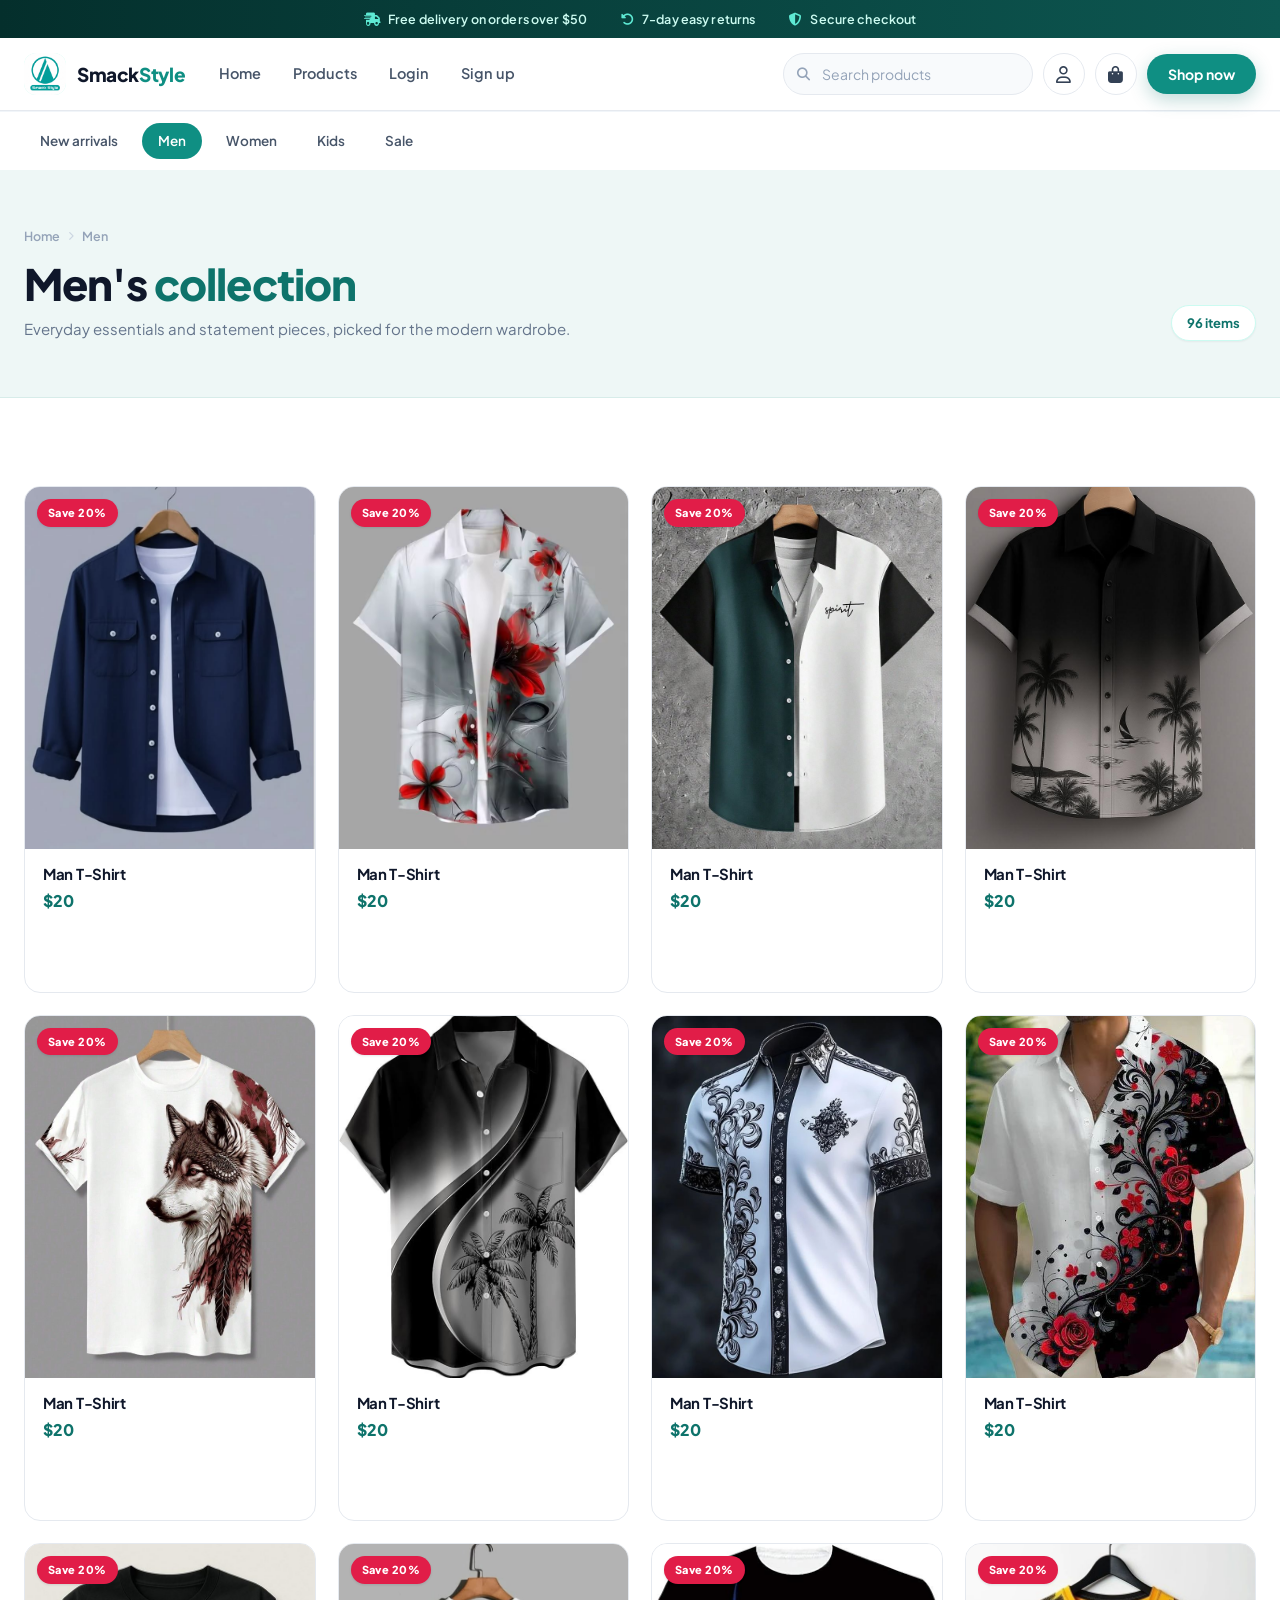
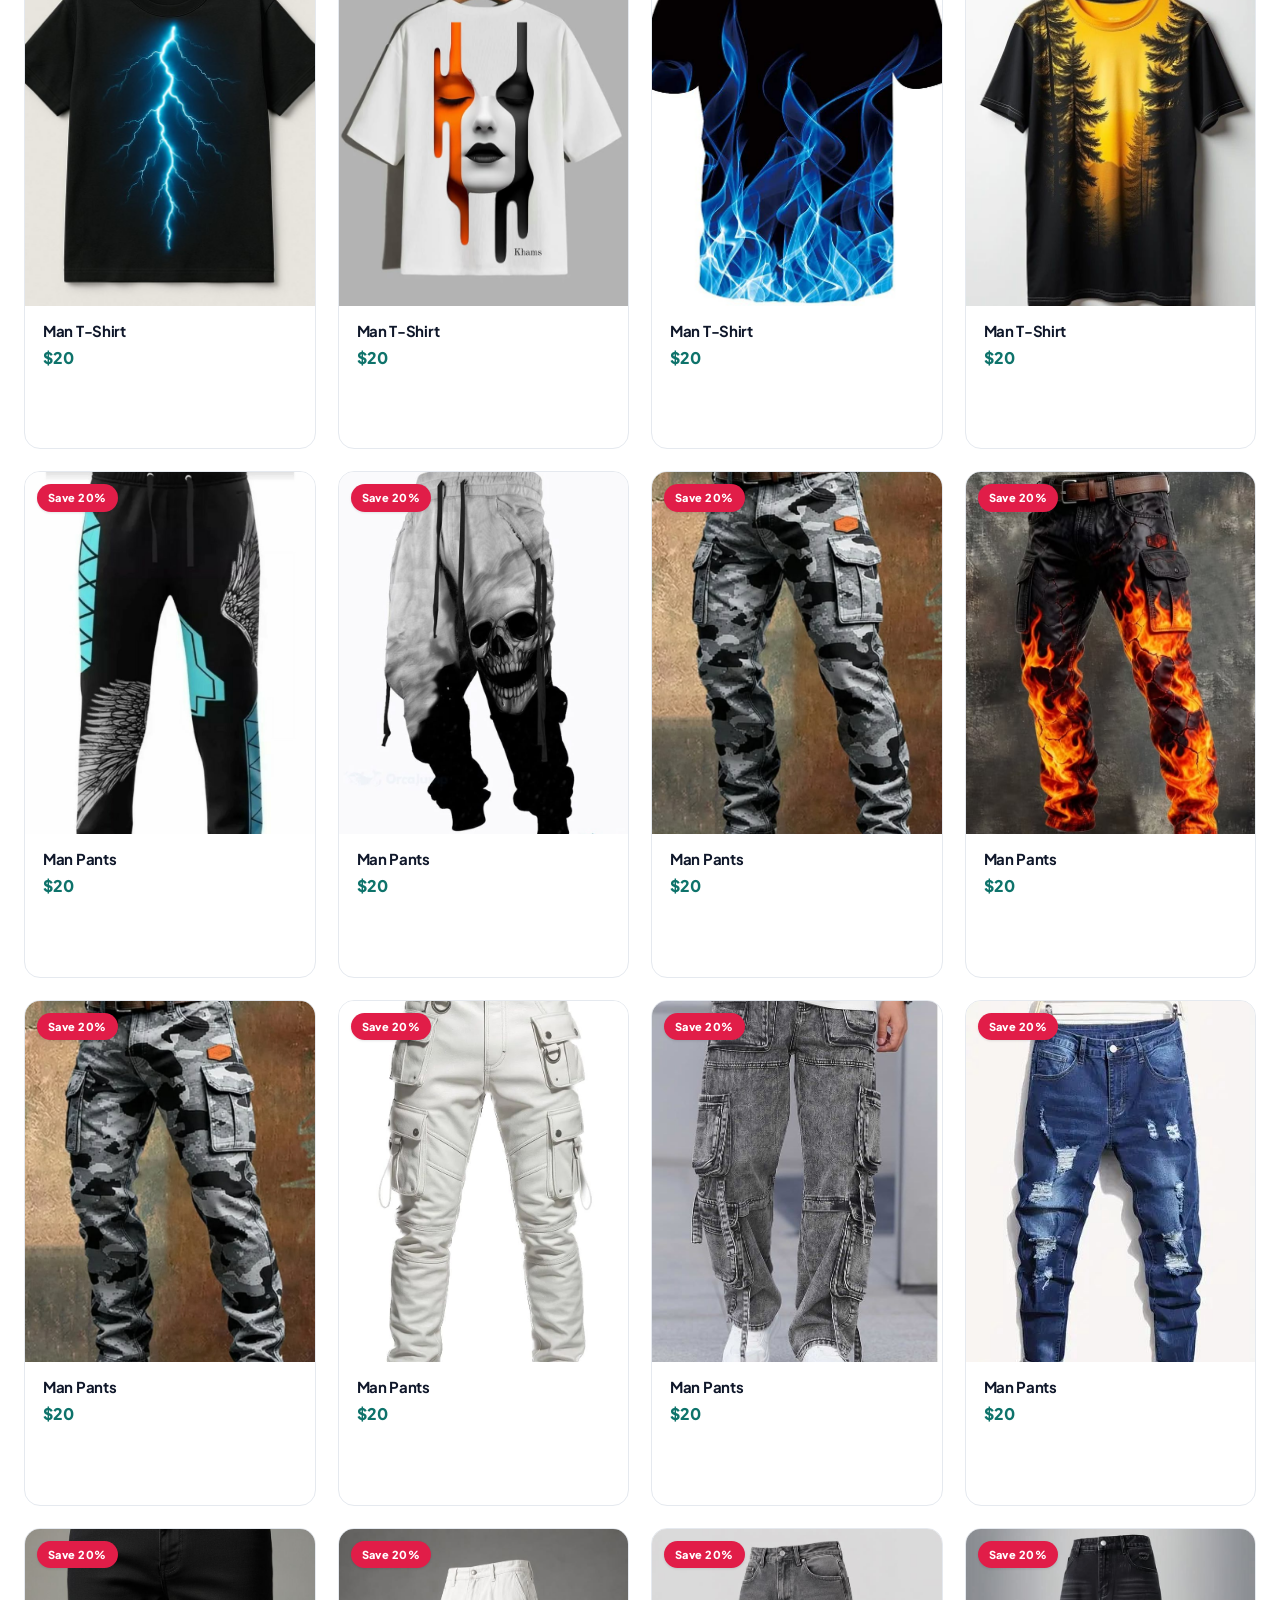
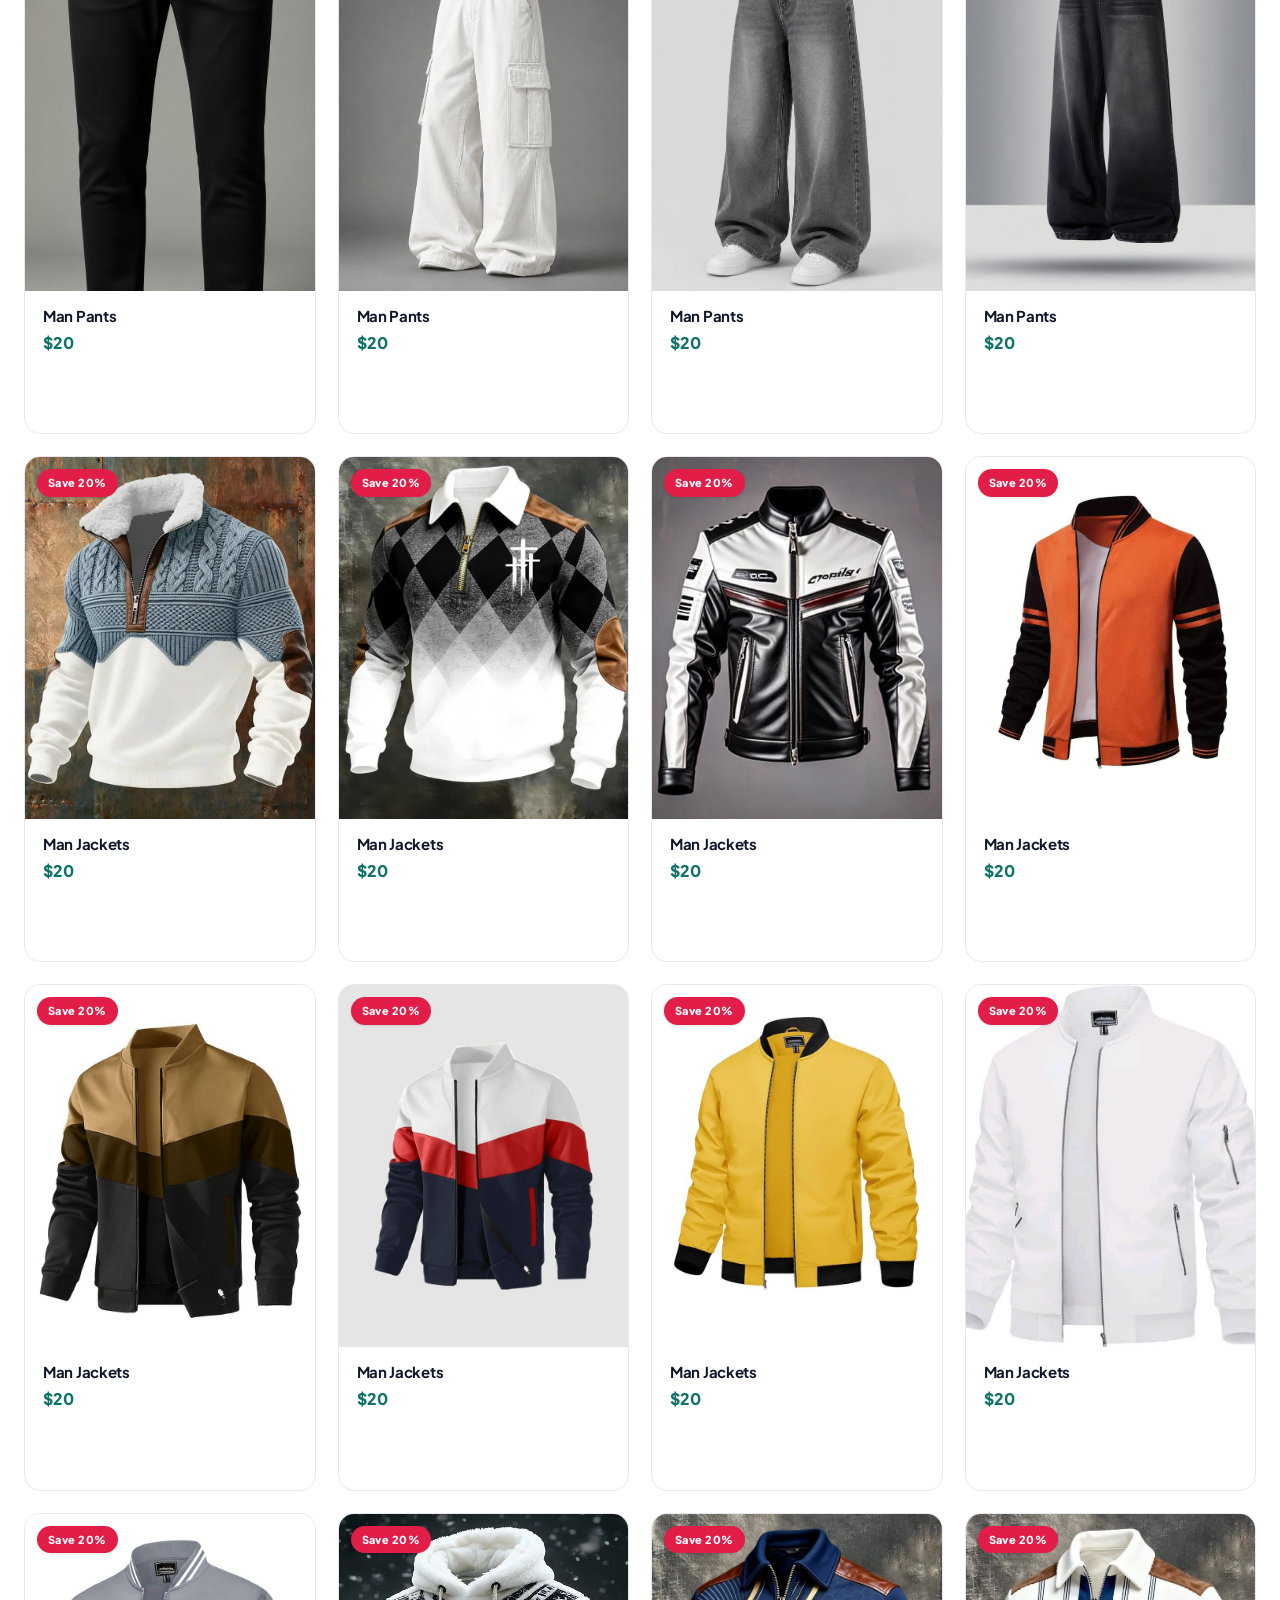
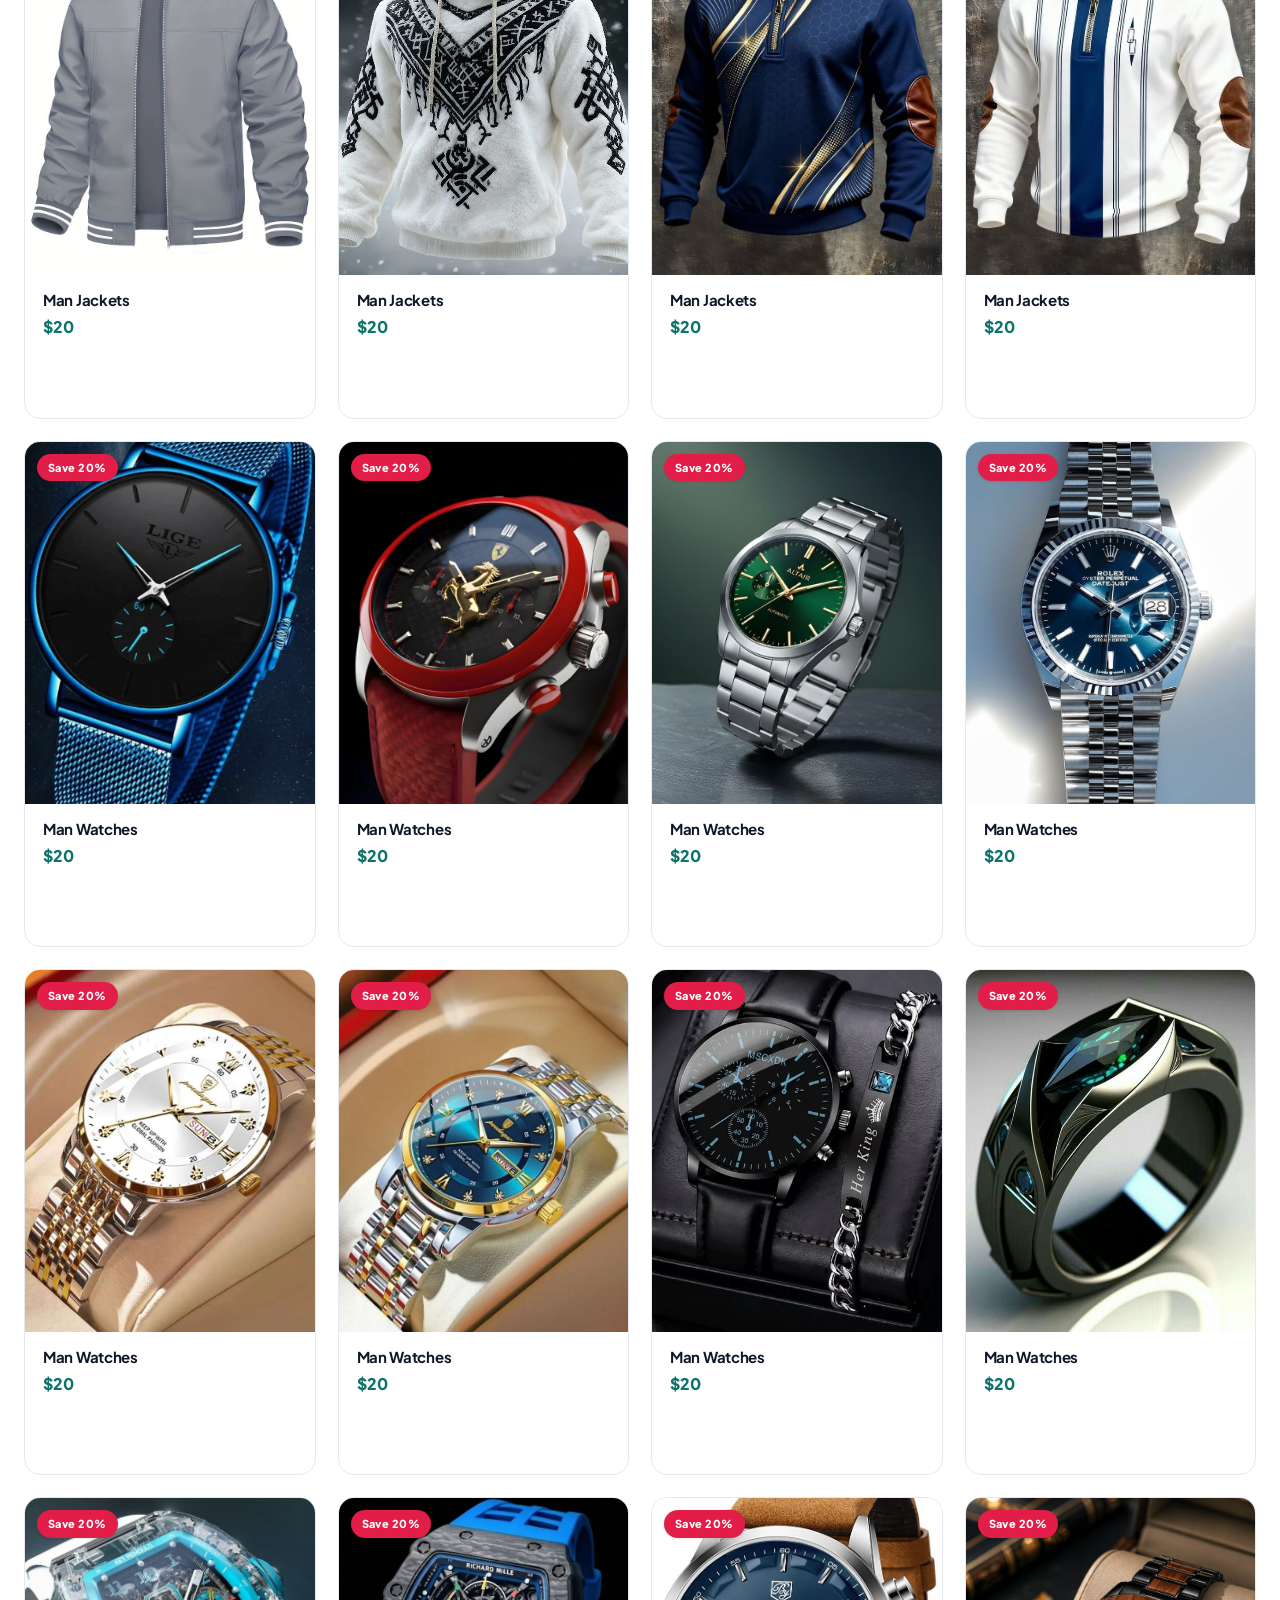
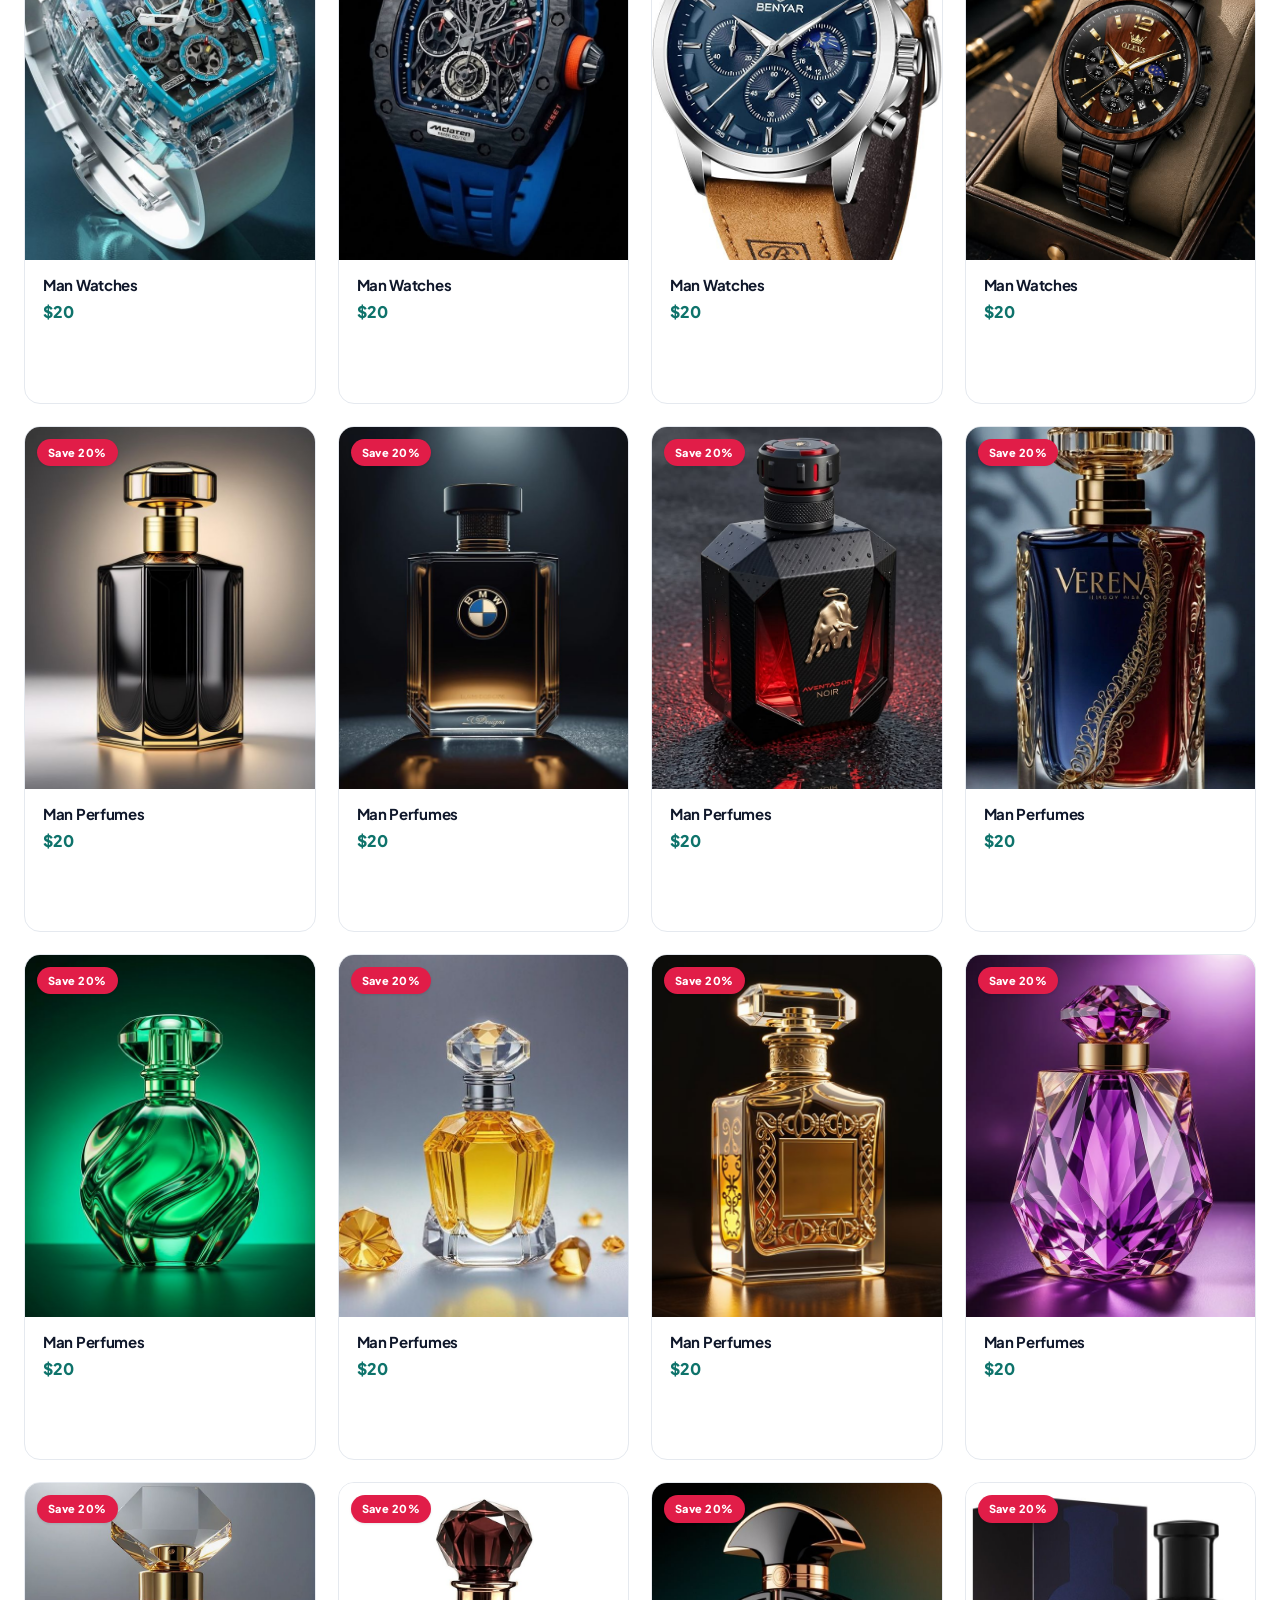
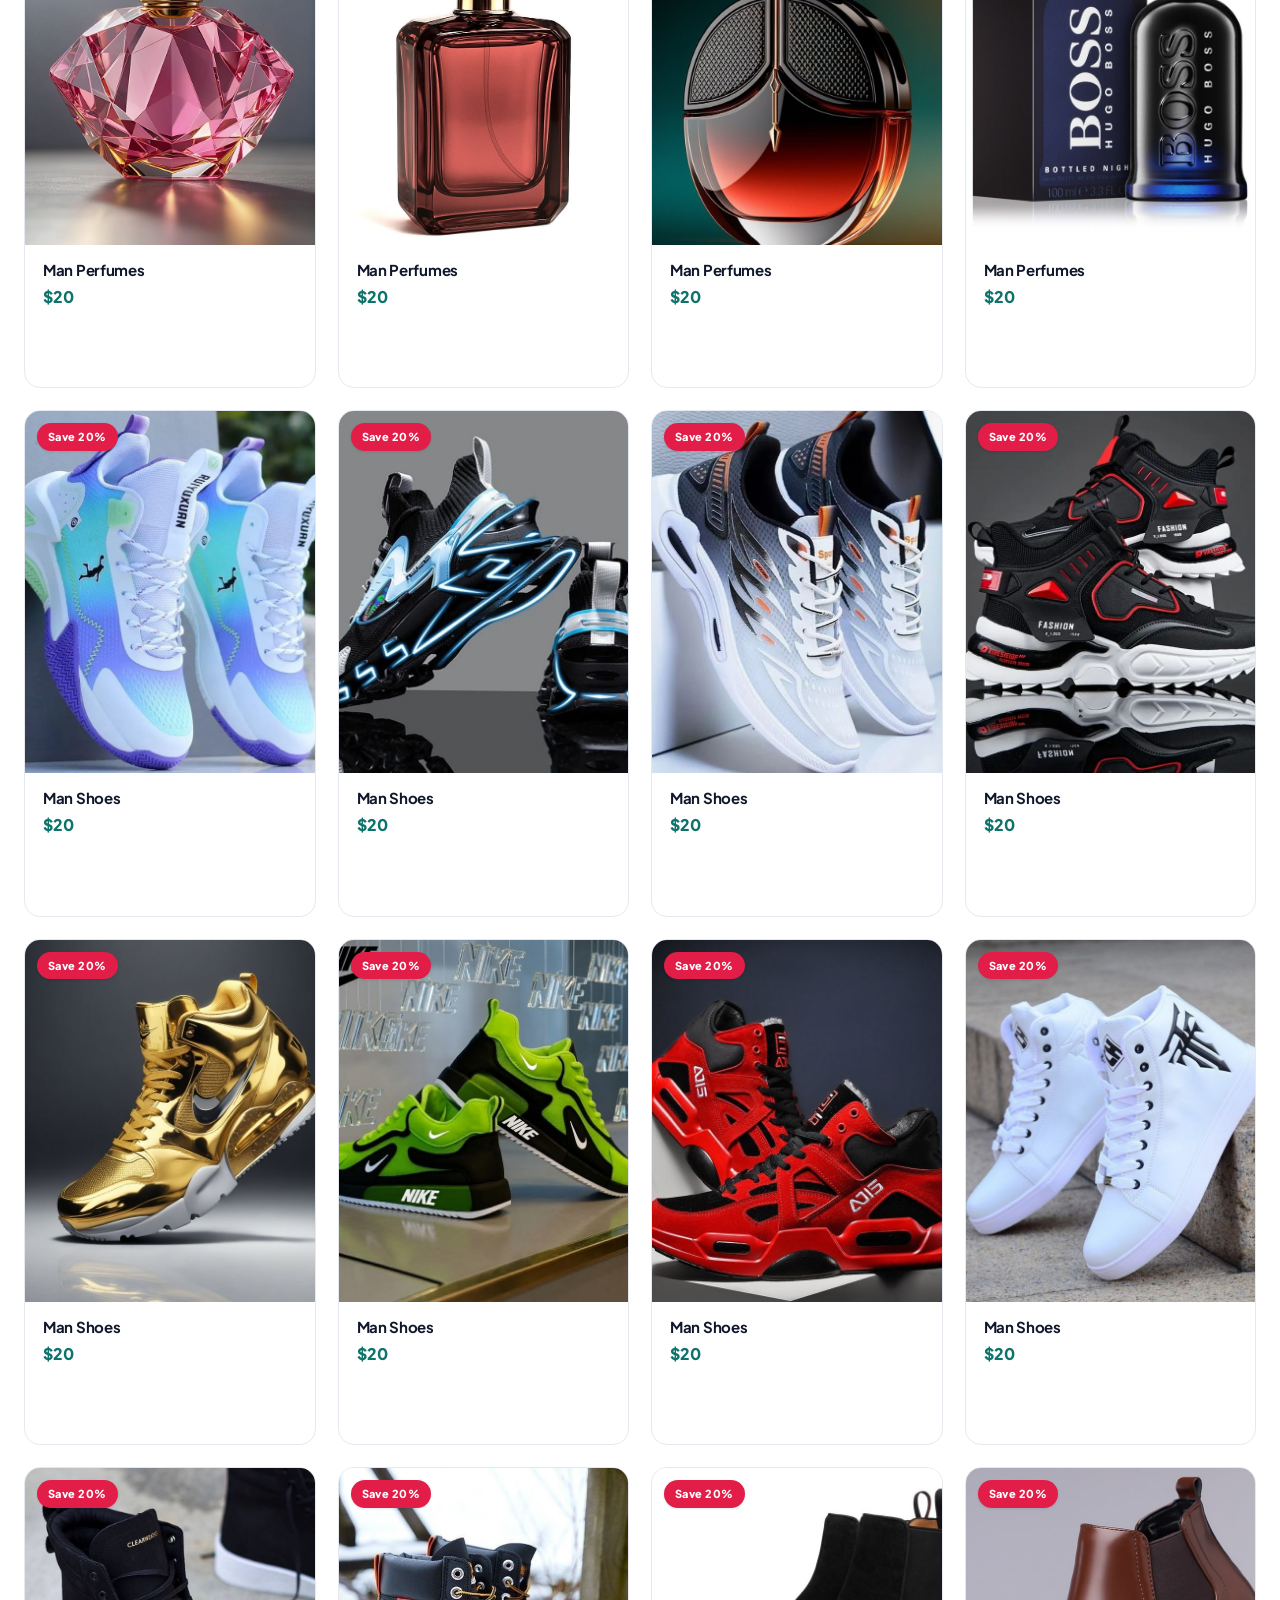
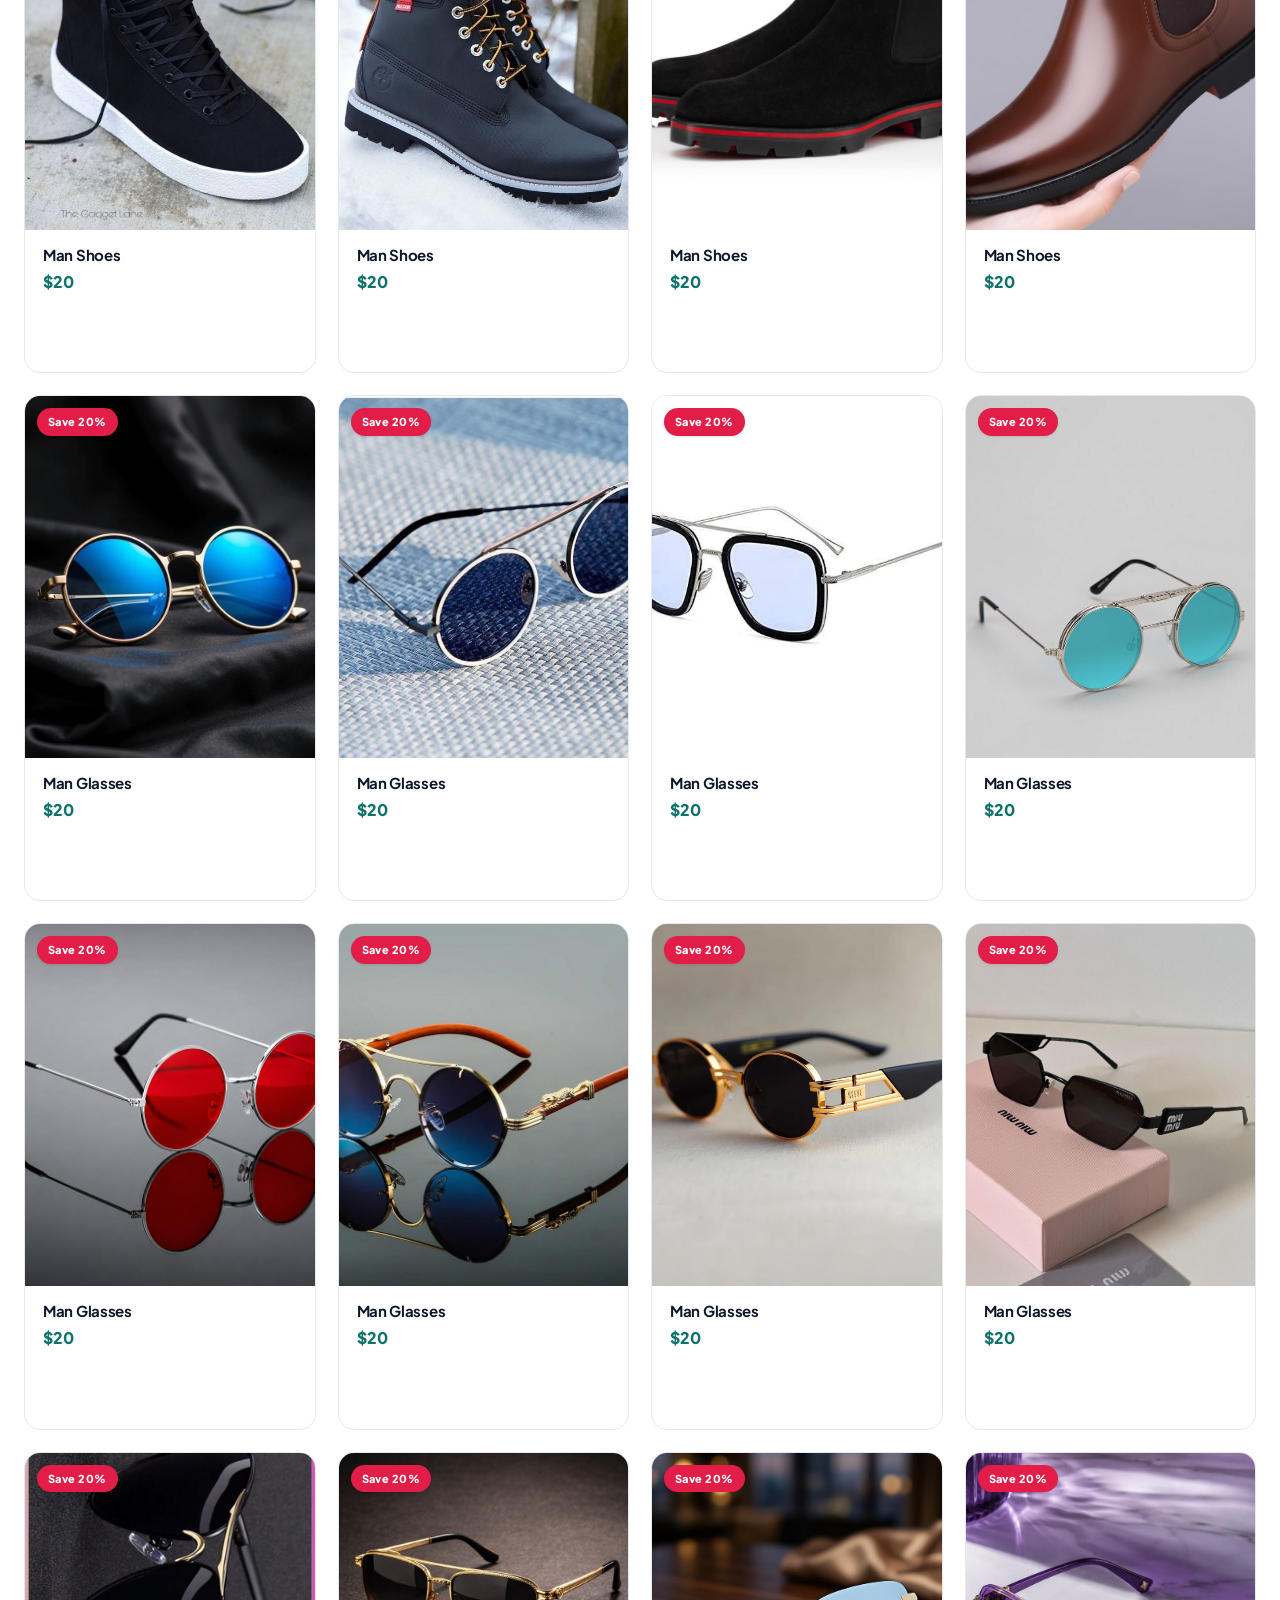
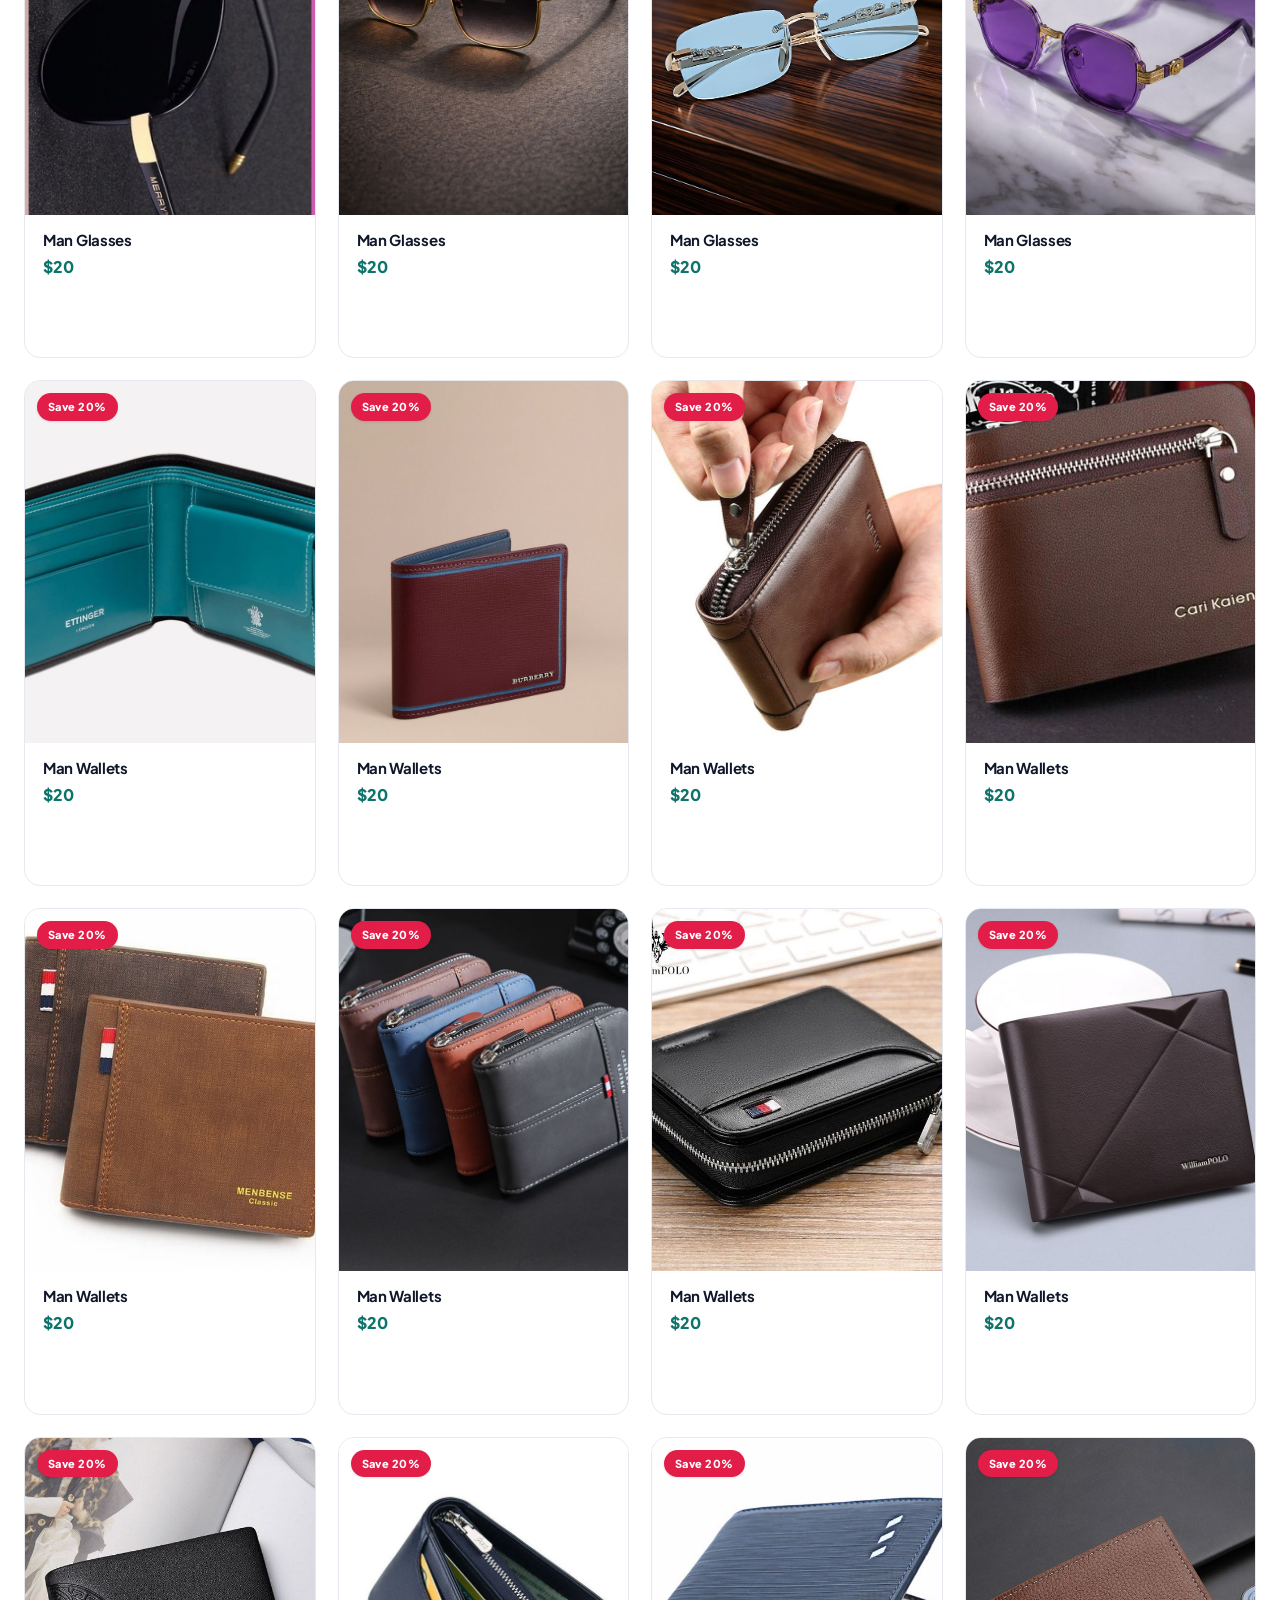
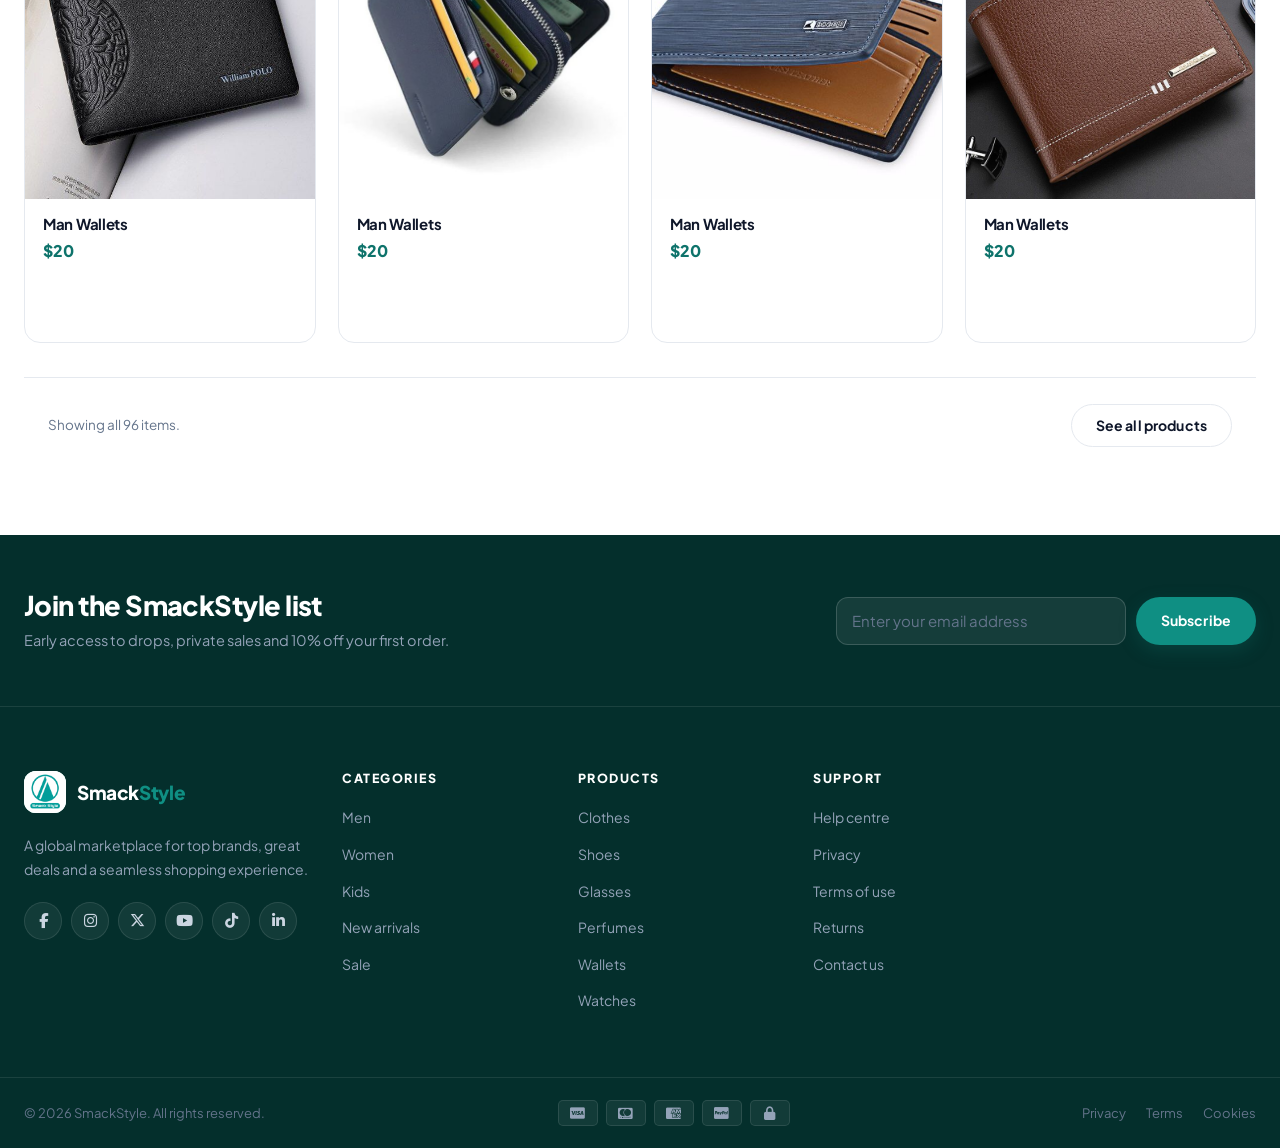
<file: manproduct.html>
<!DOCTYPE html>
<html lang="en">
<head>
    <meta charset="UTF-8">
    <meta name="viewport" content="width=device-width, initial-scale=1.0">
    <meta name="description" content="Everyday essentials and statement pieces, picked for the modern wardrobe.">
    <title>Men's Collection | SmackStyle</title>
    <link rel="icon" type="image/png" href="./favicon.png">
    <link rel="apple-touch-icon" href="./apple-touch-icon.png">
    <link rel="stylesheet" href="./CSS/fontawesome/all.min.css">
    <link rel="preconnect" href="https://fonts.googleapis.com">
    <link rel="preconnect" href="https://fonts.gstatic.com" crossorigin>
    <link rel="stylesheet" href="https://fonts.googleapis.com/css2?family=Plus+Jakarta+Sans:wght@400;500;600;700;800&display=swap">
    <link rel="stylesheet" href="./CSS/base.css">
    <link rel="stylesheet" href="./CSS/manproduct.css">
</head>
<body>

    <!-- ------------------announcement bar-------------- -->

    <div class="announce">
        <div class="container announce-inner">
            <p class="announce-item"><i class="fa-solid fa-truck-fast" aria-hidden="true"></i> Free delivery on orders over $50</p>
            <p class="announce-item"><i class="fa-solid fa-rotate-left" aria-hidden="true"></i> 7-day easy returns</p>
            <p class="announce-item"><i class="fa-solid fa-shield-halved" aria-hidden="true"></i> Secure checkout</p>
        </div>
    </div>

    <!-- ------------------header-------------- -->

    <header class="header-sticky" id="site-header">

        <div class="container header-inner">

            <a class="brand" href="./index.html">
                <span class="brand-mark"><img class="logo-image" src="./Logo.png" alt="SmackStyle"></span>
                <span class="brand-name-text">Smack<span class="style-color">Style</span></span>
            </a>

            <nav class="header-nav" id="site-nav" aria-label="Main">
                <a class="header-nav-links" href="./index.html">Home</a>
                <a class="header-nav-links" href="./product.html">Products</a>
                <a class="header-nav-links" href="./login.html">Login</a>
                <a class="header-nav-links" href="./signup.html">Sign up</a>
            </nav>

            <div class="header-actions">

                <form class="searchbar" id="search-form" role="search">
                    <i class="fa-solid fa-magnifying-glass searchbar-icon" aria-hidden="true"></i>
                    <input class="header-input" type="search" name="q"
                        placeholder="Search products" aria-label="Search products">
                </form>

                <a class="icon-btn" href="./login.html" aria-label="Your account">
                    <i class="fa-regular fa-user" aria-hidden="true"></i>
                </a>

                <button class="icon-btn" id="cart-btn" type="button" aria-label="Shopping cart">
                    <i class="fa-solid fa-bag-shopping" aria-hidden="true"></i>
                    <span class="cart-count" id="cart-count" data-count="0">0</span>
                </button>

                <a class="btn btn-primary header-cta" href="./product.html">Shop now</a>

                <button class="header-toggle" id="nav-toggle" type="button"
                    aria-label="Open navigation menu" aria-expanded="false" aria-controls="site-nav">
                    <span></span>
                    <span></span>
                    <span></span>
                </button>

            </div>

        </div>

    </header>

    <!-- ------------------category strip-------------- -->

    <nav class="cat-nav" aria-label="Product categories">
        <div class="container cat-nav-inner">
            <a class="product-nav-link" href="./product.html">New arrivals</a>
            <a class="product-nav-link" href="./manproduct.html">Men</a>
            <a class="product-nav-link" href="./womenproduct.html">Women</a>
            <a class="product-nav-link" href="./kids.html">Kids</a>
            <a class="product-nav-link" href="./product.html">Sale</a>
        </div>
    </nav>

    <main>
        <section class="page-head">
            <div class="container page-head-inner">
                <div>
                    <nav class="breadcrumb" aria-label="Breadcrumb">
                        <a href="./index.html">Home</a>
                        <i class="fa-solid fa-chevron-right sep" aria-hidden="true"></i>
                        <span>Men</span>
                    </nav>
                    <h1 class="page-title">Men's <span class="style-color">collection</span></h1>
                    <p class="page-sub">Everyday essentials and statement pieces, picked for the modern wardrobe.</p>
                </div>
                <span class="page-count">96 items</span>
            </div>
        </section>

        <section class="section">
            <div class="container">
                <div class="shop-grid">
            <article class="card">
                <div class="product-image">
                    <img class="image" src="./Images/img1.jfif" alt="Man T-Shirt" loading="lazy">
                    <div class="sales">Save 20%</div>
                </div>
                <div class="card-body">
                    <h3>Man T-Shirt</h3>
                    <p class="price">$20</p>
                    <button class="card-add" type="button">
                        <i class="fa-solid fa-bag-shopping" aria-hidden="true"></i>
                        <span>Add to cart</span>
                    </button>
                </div>
            </article>
            <article class="card">
                <div class="product-image">
                    <img class="image" src="./Images/img2.jfif" alt="Man T-Shirt" loading="lazy">
                    <div class="sales">Save 20%</div>
                </div>
                <div class="card-body">
                    <h3>Man T-Shirt</h3>
                    <p class="price">$20</p>
                    <button class="card-add" type="button">
                        <i class="fa-solid fa-bag-shopping" aria-hidden="true"></i>
                        <span>Add to cart</span>
                    </button>
                </div>
            </article>
            <article class="card">
                <div class="product-image">
                    <img class="image" src="./Images/img3.jfif" alt="Man T-Shirt" loading="lazy">
                    <div class="sales">Save 20%</div>
                </div>
                <div class="card-body">
                    <h3>Man T-Shirt</h3>
                    <p class="price">$20</p>
                    <button class="card-add" type="button">
                        <i class="fa-solid fa-bag-shopping" aria-hidden="true"></i>
                        <span>Add to cart</span>
                    </button>
                </div>
            </article>
            <article class="card">
                <div class="product-image">
                    <img class="image" src="./Images/img4.jfif" alt="Man T-Shirt" loading="lazy">
                    <div class="sales">Save 20%</div>
                </div>
                <div class="card-body">
                    <h3>Man T-Shirt</h3>
                    <p class="price">$20</p>
                    <button class="card-add" type="button">
                        <i class="fa-solid fa-bag-shopping" aria-hidden="true"></i>
                        <span>Add to cart</span>
                    </button>
                </div>
            </article>
            <article class="card">
                <div class="product-image">
                    <img class="image" src="./Images/img5.jfif" alt="Man T-Shirt" loading="lazy">
                    <div class="sales">Save 20%</div>
                </div>
                <div class="card-body">
                    <h3>Man T-Shirt</h3>
                    <p class="price">$20</p>
                    <button class="card-add" type="button">
                        <i class="fa-solid fa-bag-shopping" aria-hidden="true"></i>
                        <span>Add to cart</span>
                    </button>
                </div>
            </article>
            <article class="card">
                <div class="product-image">
                    <img class="image" src="./Images/img6.jfif" alt="Man T-Shirt" loading="lazy">
                    <div class="sales">Save 20%</div>
                </div>
                <div class="card-body">
                    <h3>Man T-Shirt</h3>
                    <p class="price">$20</p>
                    <button class="card-add" type="button">
                        <i class="fa-solid fa-bag-shopping" aria-hidden="true"></i>
                        <span>Add to cart</span>
                    </button>
                </div>
            </article>
            <article class="card">
                <div class="product-image">
                    <img class="image" src="./Images/img7.jfif" alt="Man T-Shirt" loading="lazy">
                    <div class="sales">Save 20%</div>
                </div>
                <div class="card-body">
                    <h3>Man T-Shirt</h3>
                    <p class="price">$20</p>
                    <button class="card-add" type="button">
                        <i class="fa-solid fa-bag-shopping" aria-hidden="true"></i>
                        <span>Add to cart</span>
                    </button>
                </div>
            </article>
            <article class="card">
                <div class="product-image">
                    <img class="image" src="./Images/img8.jfif" alt="Man T-Shirt" loading="lazy">
                    <div class="sales">Save 20%</div>
                </div>
                <div class="card-body">
                    <h3>Man T-Shirt</h3>
                    <p class="price">$20</p>
                    <button class="card-add" type="button">
                        <i class="fa-solid fa-bag-shopping" aria-hidden="true"></i>
                        <span>Add to cart</span>
                    </button>
                </div>
            </article>
            <article class="card">
                <div class="product-image">
                    <img class="image" src="./Images/img9.jfif" alt="Man T-Shirt" loading="lazy">
                    <div class="sales">Save 20%</div>
                </div>
                <div class="card-body">
                    <h3>Man T-Shirt</h3>
                    <p class="price">$20</p>
                    <button class="card-add" type="button">
                        <i class="fa-solid fa-bag-shopping" aria-hidden="true"></i>
                        <span>Add to cart</span>
                    </button>
                </div>
            </article>
            <article class="card">
                <div class="product-image">
                    <img class="image" src="./Images/img10.jfif" alt="Man T-Shirt" loading="lazy">
                    <div class="sales">Save 20%</div>
                </div>
                <div class="card-body">
                    <h3>Man T-Shirt</h3>
                    <p class="price">$20</p>
                    <button class="card-add" type="button">
                        <i class="fa-solid fa-bag-shopping" aria-hidden="true"></i>
                        <span>Add to cart</span>
                    </button>
                </div>
            </article>
            <article class="card">
                <div class="product-image">
                    <img class="image" src="./Images/img11.jfif" alt="Man T-Shirt" loading="lazy">
                    <div class="sales">Save 20%</div>
                </div>
                <div class="card-body">
                    <h3>Man T-Shirt</h3>
                    <p class="price">$20</p>
                    <button class="card-add" type="button">
                        <i class="fa-solid fa-bag-shopping" aria-hidden="true"></i>
                        <span>Add to cart</span>
                    </button>
                </div>
            </article>
            <article class="card">
                <div class="product-image">
                    <img class="image" src="./Images/img12.jfif" alt="Man T-Shirt" loading="lazy">
                    <div class="sales">Save 20%</div>
                </div>
                <div class="card-body">
                    <h3>Man T-Shirt</h3>
                    <p class="price">$20</p>
                    <button class="card-add" type="button">
                        <i class="fa-solid fa-bag-shopping" aria-hidden="true"></i>
                        <span>Add to cart</span>
                    </button>
                </div>
            </article>
            <article class="card">
                <div class="product-image">
                    <img class="image" src="./Images/img13.jfif" alt="Man Pants" loading="lazy">
                    <div class="sales">Save 20%</div>
                </div>
                <div class="card-body">
                    <h3>Man Pants</h3>
                    <p class="price">$20</p>
                    <button class="card-add" type="button">
                        <i class="fa-solid fa-bag-shopping" aria-hidden="true"></i>
                        <span>Add to cart</span>
                    </button>
                </div>
            </article>
            <article class="card">
                <div class="product-image">
                    <img class="image" src="./Images/img14.jfif" alt="Man Pants" loading="lazy">
                    <div class="sales">Save 20%</div>
                </div>
                <div class="card-body">
                    <h3>Man Pants</h3>
                    <p class="price">$20</p>
                    <button class="card-add" type="button">
                        <i class="fa-solid fa-bag-shopping" aria-hidden="true"></i>
                        <span>Add to cart</span>
                    </button>
                </div>
            </article>
            <article class="card">
                <div class="product-image">
                    <img class="image" src="./Images/img17.jfif" alt="Man Pants" loading="lazy">
                    <div class="sales">Save 20%</div>
                </div>
                <div class="card-body">
                    <h3>Man Pants</h3>
                    <p class="price">$20</p>
                    <button class="card-add" type="button">
                        <i class="fa-solid fa-bag-shopping" aria-hidden="true"></i>
                        <span>Add to cart</span>
                    </button>
                </div>
            </article>
            <article class="card">
                <div class="product-image">
                    <img class="image" src="./Images/img16.jfif" alt="Man Pants" loading="lazy">
                    <div class="sales">Save 20%</div>
                </div>
                <div class="card-body">
                    <h3>Man Pants</h3>
                    <p class="price">$20</p>
                    <button class="card-add" type="button">
                        <i class="fa-solid fa-bag-shopping" aria-hidden="true"></i>
                        <span>Add to cart</span>
                    </button>
                </div>
            </article>
            <article class="card">
                <div class="product-image">
                    <img class="image" src="./Images/img17.jfif" alt="Man Pants" loading="lazy">
                    <div class="sales">Save 20%</div>
                </div>
                <div class="card-body">
                    <h3>Man Pants</h3>
                    <p class="price">$20</p>
                    <button class="card-add" type="button">
                        <i class="fa-solid fa-bag-shopping" aria-hidden="true"></i>
                        <span>Add to cart</span>
                    </button>
                </div>
            </article>
            <article class="card">
                <div class="product-image">
                    <img class="image" src="./Images/img18.jfif" alt="Man Pants" loading="lazy">
                    <div class="sales">Save 20%</div>
                </div>
                <div class="card-body">
                    <h3>Man Pants</h3>
                    <p class="price">$20</p>
                    <button class="card-add" type="button">
                        <i class="fa-solid fa-bag-shopping" aria-hidden="true"></i>
                        <span>Add to cart</span>
                    </button>
                </div>
            </article>
            <article class="card">
                <div class="product-image">
                    <img class="image" src="./Images/img19.jfif" alt="Man Pants" loading="lazy">
                    <div class="sales">Save 20%</div>
                </div>
                <div class="card-body">
                    <h3>Man Pants</h3>
                    <p class="price">$20</p>
                    <button class="card-add" type="button">
                        <i class="fa-solid fa-bag-shopping" aria-hidden="true"></i>
                        <span>Add to cart</span>
                    </button>
                </div>
            </article>
            <article class="card">
                <div class="product-image">
                    <img class="image" src="./Images/img20.jfif" alt="Man Pants" loading="lazy">
                    <div class="sales">Save 20%</div>
                </div>
                <div class="card-body">
                    <h3>Man Pants</h3>
                    <p class="price">$20</p>
                    <button class="card-add" type="button">
                        <i class="fa-solid fa-bag-shopping" aria-hidden="true"></i>
                        <span>Add to cart</span>
                    </button>
                </div>
            </article>
            <article class="card">
                <div class="product-image">
                    <img class="image" src="./Images/img21.jfif" alt="Man Pants" loading="lazy">
                    <div class="sales">Save 20%</div>
                </div>
                <div class="card-body">
                    <h3>Man Pants</h3>
                    <p class="price">$20</p>
                    <button class="card-add" type="button">
                        <i class="fa-solid fa-bag-shopping" aria-hidden="true"></i>
                        <span>Add to cart</span>
                    </button>
                </div>
            </article>
            <article class="card">
                <div class="product-image">
                    <img class="image" src="./Images/img22.jfif" alt="Man Pants" loading="lazy">
                    <div class="sales">Save 20%</div>
                </div>
                <div class="card-body">
                    <h3>Man Pants</h3>
                    <p class="price">$20</p>
                    <button class="card-add" type="button">
                        <i class="fa-solid fa-bag-shopping" aria-hidden="true"></i>
                        <span>Add to cart</span>
                    </button>
                </div>
            </article>
            <article class="card">
                <div class="product-image">
                    <img class="image" src="./Images/img23.jfif" alt="Man Pants" loading="lazy">
                    <div class="sales">Save 20%</div>
                </div>
                <div class="card-body">
                    <h3>Man Pants</h3>
                    <p class="price">$20</p>
                    <button class="card-add" type="button">
                        <i class="fa-solid fa-bag-shopping" aria-hidden="true"></i>
                        <span>Add to cart</span>
                    </button>
                </div>
            </article>
            <article class="card">
                <div class="product-image">
                    <img class="image" src="./Images/img24.jfif" alt="Man Pants" loading="lazy">
                    <div class="sales">Save 20%</div>
                </div>
                <div class="card-body">
                    <h3>Man Pants</h3>
                    <p class="price">$20</p>
                    <button class="card-add" type="button">
                        <i class="fa-solid fa-bag-shopping" aria-hidden="true"></i>
                        <span>Add to cart</span>
                    </button>
                </div>
            </article>
            <article class="card">
                <div class="product-image">
                    <img class="image" src="./Images/img25.jfif" alt="Man Jackets" loading="lazy">
                    <div class="sales">Save 20%</div>
                </div>
                <div class="card-body">
                    <h3>Man Jackets</h3>
                    <p class="price">$20</p>
                    <button class="card-add" type="button">
                        <i class="fa-solid fa-bag-shopping" aria-hidden="true"></i>
                        <span>Add to cart</span>
                    </button>
                </div>
            </article>
            <article class="card">
                <div class="product-image">
                    <img class="image" src="./Images/img26.jfif" alt="Man Jackets" loading="lazy">
                    <div class="sales">Save 20%</div>
                </div>
                <div class="card-body">
                    <h3>Man Jackets</h3>
                    <p class="price">$20</p>
                    <button class="card-add" type="button">
                        <i class="fa-solid fa-bag-shopping" aria-hidden="true"></i>
                        <span>Add to cart</span>
                    </button>
                </div>
            </article>
            <article class="card">
                <div class="product-image">
                    <img class="image" src="./Images/img27.jfif" alt="Man Jackets" loading="lazy">
                    <div class="sales">Save 20%</div>
                </div>
                <div class="card-body">
                    <h3>Man Jackets</h3>
                    <p class="price">$20</p>
                    <button class="card-add" type="button">
                        <i class="fa-solid fa-bag-shopping" aria-hidden="true"></i>
                        <span>Add to cart</span>
                    </button>
                </div>
            </article>
            <article class="card">
                <div class="product-image">
                    <img class="image" src="./Images/img28.jfif" alt="Man Jackets" loading="lazy">
                    <div class="sales">Save 20%</div>
                </div>
                <div class="card-body">
                    <h3>Man Jackets</h3>
                    <p class="price">$20</p>
                    <button class="card-add" type="button">
                        <i class="fa-solid fa-bag-shopping" aria-hidden="true"></i>
                        <span>Add to cart</span>
                    </button>
                </div>
            </article>
            <article class="card">
                <div class="product-image">
                    <img class="image" src="./Images/img29.jfif" alt="Man Jackets" loading="lazy">
                    <div class="sales">Save 20%</div>
                </div>
                <div class="card-body">
                    <h3>Man Jackets</h3>
                    <p class="price">$20</p>
                    <button class="card-add" type="button">
                        <i class="fa-solid fa-bag-shopping" aria-hidden="true"></i>
                        <span>Add to cart</span>
                    </button>
                </div>
            </article>
            <article class="card">
                <div class="product-image">
                    <img class="image" src="./Images/img30.jfif" alt="Man Jackets" loading="lazy">
                    <div class="sales">Save 20%</div>
                </div>
                <div class="card-body">
                    <h3>Man Jackets</h3>
                    <p class="price">$20</p>
                    <button class="card-add" type="button">
                        <i class="fa-solid fa-bag-shopping" aria-hidden="true"></i>
                        <span>Add to cart</span>
                    </button>
                </div>
            </article>
            <article class="card">
                <div class="product-image">
                    <img class="image" src="./Images/img31.jfif" alt="Man Jackets" loading="lazy">
                    <div class="sales">Save 20%</div>
                </div>
                <div class="card-body">
                    <h3>Man Jackets</h3>
                    <p class="price">$20</p>
                    <button class="card-add" type="button">
                        <i class="fa-solid fa-bag-shopping" aria-hidden="true"></i>
                        <span>Add to cart</span>
                    </button>
                </div>
            </article>
            <article class="card">
                <div class="product-image">
                    <img class="image" src="./Images/img32.jfif" alt="Man Jackets" loading="lazy">
                    <div class="sales">Save 20%</div>
                </div>
                <div class="card-body">
                    <h3>Man Jackets</h3>
                    <p class="price">$20</p>
                    <button class="card-add" type="button">
                        <i class="fa-solid fa-bag-shopping" aria-hidden="true"></i>
                        <span>Add to cart</span>
                    </button>
                </div>
            </article>
            <article class="card">
                <div class="product-image">
                    <img class="image" src="./Images/img33.jfif" alt="Man Jackets" loading="lazy">
                    <div class="sales">Save 20%</div>
                </div>
                <div class="card-body">
                    <h3>Man Jackets</h3>
                    <p class="price">$20</p>
                    <button class="card-add" type="button">
                        <i class="fa-solid fa-bag-shopping" aria-hidden="true"></i>
                        <span>Add to cart</span>
                    </button>
                </div>
            </article>
            <article class="card">
                <div class="product-image">
                    <img class="image" src="./Images/img34.jfif" alt="Man Jackets" loading="lazy">
                    <div class="sales">Save 20%</div>
                </div>
                <div class="card-body">
                    <h3>Man Jackets</h3>
                    <p class="price">$20</p>
                    <button class="card-add" type="button">
                        <i class="fa-solid fa-bag-shopping" aria-hidden="true"></i>
                        <span>Add to cart</span>
                    </button>
                </div>
            </article>
            <article class="card">
                <div class="product-image">
                    <img class="image" src="./Images/img35.jfif" alt="Man Jackets" loading="lazy">
                    <div class="sales">Save 20%</div>
                </div>
                <div class="card-body">
                    <h3>Man Jackets</h3>
                    <p class="price">$20</p>
                    <button class="card-add" type="button">
                        <i class="fa-solid fa-bag-shopping" aria-hidden="true"></i>
                        <span>Add to cart</span>
                    </button>
                </div>
            </article>
            <article class="card">
                <div class="product-image">
                    <img class="image" src="./Images/img36.jfif" alt="Man Jackets" loading="lazy">
                    <div class="sales">Save 20%</div>
                </div>
                <div class="card-body">
                    <h3>Man Jackets</h3>
                    <p class="price">$20</p>
                    <button class="card-add" type="button">
                        <i class="fa-solid fa-bag-shopping" aria-hidden="true"></i>
                        <span>Add to cart</span>
                    </button>
                </div>
            </article>
            <article class="card">
                <div class="product-image">
                    <img class="image" src="./Images/img37.jfif" alt="Man Watches" loading="lazy">
                    <div class="sales">Save 20%</div>
                </div>
                <div class="card-body">
                    <h3>Man Watches</h3>
                    <p class="price">$20</p>
                    <button class="card-add" type="button">
                        <i class="fa-solid fa-bag-shopping" aria-hidden="true"></i>
                        <span>Add to cart</span>
                    </button>
                </div>
            </article>
            <article class="card">
                <div class="product-image">
                    <img class="image" src="./Images/img38.jfif" alt="Man Watches" loading="lazy">
                    <div class="sales">Save 20%</div>
                </div>
                <div class="card-body">
                    <h3>Man Watches</h3>
                    <p class="price">$20</p>
                    <button class="card-add" type="button">
                        <i class="fa-solid fa-bag-shopping" aria-hidden="true"></i>
                        <span>Add to cart</span>
                    </button>
                </div>
            </article>
            <article class="card">
                <div class="product-image">
                    <img class="image" src="./Images/img39.jfif" alt="Man Watches" loading="lazy">
                    <div class="sales">Save 20%</div>
                </div>
                <div class="card-body">
                    <h3>Man Watches</h3>
                    <p class="price">$20</p>
                    <button class="card-add" type="button">
                        <i class="fa-solid fa-bag-shopping" aria-hidden="true"></i>
                        <span>Add to cart</span>
                    </button>
                </div>
            </article>
            <article class="card">
                <div class="product-image">
                    <img class="image" src="./Images/img40.jfif" alt="Man Watches" loading="lazy">
                    <div class="sales">Save 20%</div>
                </div>
                <div class="card-body">
                    <h3>Man Watches</h3>
                    <p class="price">$20</p>
                    <button class="card-add" type="button">
                        <i class="fa-solid fa-bag-shopping" aria-hidden="true"></i>
                        <span>Add to cart</span>
                    </button>
                </div>
            </article>
            <article class="card">
                <div class="product-image">
                    <img class="image" src="./Images/img41.jfif" alt="Man Watches" loading="lazy">
                    <div class="sales">Save 20%</div>
                </div>
                <div class="card-body">
                    <h3>Man Watches</h3>
                    <p class="price">$20</p>
                    <button class="card-add" type="button">
                        <i class="fa-solid fa-bag-shopping" aria-hidden="true"></i>
                        <span>Add to cart</span>
                    </button>
                </div>
            </article>
            <article class="card">
                <div class="product-image">
                    <img class="image" src="./Images/img42.jfif" alt="Man Watches" loading="lazy">
                    <div class="sales">Save 20%</div>
                </div>
                <div class="card-body">
                    <h3>Man Watches</h3>
                    <p class="price">$20</p>
                    <button class="card-add" type="button">
                        <i class="fa-solid fa-bag-shopping" aria-hidden="true"></i>
                        <span>Add to cart</span>
                    </button>
                </div>
            </article>
            <article class="card">
                <div class="product-image">
                    <img class="image" src="./Images/img43.jfif" alt="Man Watches" loading="lazy">
                    <div class="sales">Save 20%</div>
                </div>
                <div class="card-body">
                    <h3>Man Watches</h3>
                    <p class="price">$20</p>
                    <button class="card-add" type="button">
                        <i class="fa-solid fa-bag-shopping" aria-hidden="true"></i>
                        <span>Add to cart</span>
                    </button>
                </div>
            </article>
            <article class="card">
                <div class="product-image">
                    <img class="image" src="./Images/img44.jfif" alt="Man Watches" loading="lazy">
                    <div class="sales">Save 20%</div>
                </div>
                <div class="card-body">
                    <h3>Man Watches</h3>
                    <p class="price">$20</p>
                    <button class="card-add" type="button">
                        <i class="fa-solid fa-bag-shopping" aria-hidden="true"></i>
                        <span>Add to cart</span>
                    </button>
                </div>
            </article>
            <article class="card">
                <div class="product-image">
                    <img class="image" src="./Images/img45.jfif" alt="Man Watches" loading="lazy">
                    <div class="sales">Save 20%</div>
                </div>
                <div class="card-body">
                    <h3>Man Watches</h3>
                    <p class="price">$20</p>
                    <button class="card-add" type="button">
                        <i class="fa-solid fa-bag-shopping" aria-hidden="true"></i>
                        <span>Add to cart</span>
                    </button>
                </div>
            </article>
            <article class="card">
                <div class="product-image">
                    <img class="image" src="./Images/img46.jfif" alt="Man Watches" loading="lazy">
                    <div class="sales">Save 20%</div>
                </div>
                <div class="card-body">
                    <h3>Man Watches</h3>
                    <p class="price">$20</p>
                    <button class="card-add" type="button">
                        <i class="fa-solid fa-bag-shopping" aria-hidden="true"></i>
                        <span>Add to cart</span>
                    </button>
                </div>
            </article>
            <article class="card">
                <div class="product-image">
                    <img class="image" src="./Images/img47.jfif" alt="Man Watches" loading="lazy">
                    <div class="sales">Save 20%</div>
                </div>
                <div class="card-body">
                    <h3>Man Watches</h3>
                    <p class="price">$20</p>
                    <button class="card-add" type="button">
                        <i class="fa-solid fa-bag-shopping" aria-hidden="true"></i>
                        <span>Add to cart</span>
                    </button>
                </div>
            </article>
            <article class="card">
                <div class="product-image">
                    <img class="image" src="./Images/img48.jfif" alt="Man Watches" loading="lazy">
                    <div class="sales">Save 20%</div>
                </div>
                <div class="card-body">
                    <h3>Man Watches</h3>
                    <p class="price">$20</p>
                    <button class="card-add" type="button">
                        <i class="fa-solid fa-bag-shopping" aria-hidden="true"></i>
                        <span>Add to cart</span>
                    </button>
                </div>
            </article>
            <article class="card">
                <div class="product-image">
                    <img class="image" src="./Images/img49.jfif" alt="Man Perfumes" loading="lazy">
                    <div class="sales">Save 20%</div>
                </div>
                <div class="card-body">
                    <h3>Man Perfumes</h3>
                    <p class="price">$20</p>
                    <button class="card-add" type="button">
                        <i class="fa-solid fa-bag-shopping" aria-hidden="true"></i>
                        <span>Add to cart</span>
                    </button>
                </div>
            </article>
            <article class="card">
                <div class="product-image">
                    <img class="image" src="./Images/img50.jfif" alt="Man Perfumes" loading="lazy">
                    <div class="sales">Save 20%</div>
                </div>
                <div class="card-body">
                    <h3>Man Perfumes</h3>
                    <p class="price">$20</p>
                    <button class="card-add" type="button">
                        <i class="fa-solid fa-bag-shopping" aria-hidden="true"></i>
                        <span>Add to cart</span>
                    </button>
                </div>
            </article>
            <article class="card">
                <div class="product-image">
                    <img class="image" src="./Images/img51.jfif" alt="Man Perfumes" loading="lazy">
                    <div class="sales">Save 20%</div>
                </div>
                <div class="card-body">
                    <h3>Man Perfumes</h3>
                    <p class="price">$20</p>
                    <button class="card-add" type="button">
                        <i class="fa-solid fa-bag-shopping" aria-hidden="true"></i>
                        <span>Add to cart</span>
                    </button>
                </div>
            </article>
            <article class="card">
                <div class="product-image">
                    <img class="image" src="./Images/img52.jfif" alt="Man Perfumes" loading="lazy">
                    <div class="sales">Save 20%</div>
                </div>
                <div class="card-body">
                    <h3>Man Perfumes</h3>
                    <p class="price">$20</p>
                    <button class="card-add" type="button">
                        <i class="fa-solid fa-bag-shopping" aria-hidden="true"></i>
                        <span>Add to cart</span>
                    </button>
                </div>
            </article>
            <article class="card">
                <div class="product-image">
                    <img class="image" src="./Images/img53.jfif" alt="Man Perfumes" loading="lazy">
                    <div class="sales">Save 20%</div>
                </div>
                <div class="card-body">
                    <h3>Man Perfumes</h3>
                    <p class="price">$20</p>
                    <button class="card-add" type="button">
                        <i class="fa-solid fa-bag-shopping" aria-hidden="true"></i>
                        <span>Add to cart</span>
                    </button>
                </div>
            </article>
            <article class="card">
                <div class="product-image">
                    <img class="image" src="./Images/img54.jfif" alt="Man Perfumes" loading="lazy">
                    <div class="sales">Save 20%</div>
                </div>
                <div class="card-body">
                    <h3>Man Perfumes</h3>
                    <p class="price">$20</p>
                    <button class="card-add" type="button">
                        <i class="fa-solid fa-bag-shopping" aria-hidden="true"></i>
                        <span>Add to cart</span>
                    </button>
                </div>
            </article>
            <article class="card">
                <div class="product-image">
                    <img class="image" src="./Images/img55.jfif" alt="Man Perfumes" loading="lazy">
                    <div class="sales">Save 20%</div>
                </div>
                <div class="card-body">
                    <h3>Man Perfumes</h3>
                    <p class="price">$20</p>
                    <button class="card-add" type="button">
                        <i class="fa-solid fa-bag-shopping" aria-hidden="true"></i>
                        <span>Add to cart</span>
                    </button>
                </div>
            </article>
            <article class="card">
                <div class="product-image">
                    <img class="image" src="./Images/img56.jfif" alt="Man Perfumes" loading="lazy">
                    <div class="sales">Save 20%</div>
                </div>
                <div class="card-body">
                    <h3>Man Perfumes</h3>
                    <p class="price">$20</p>
                    <button class="card-add" type="button">
                        <i class="fa-solid fa-bag-shopping" aria-hidden="true"></i>
                        <span>Add to cart</span>
                    </button>
                </div>
            </article>
            <article class="card">
                <div class="product-image">
                    <img class="image" src="./Images/img57.jfif" alt="Man Perfumes" loading="lazy">
                    <div class="sales">Save 20%</div>
                </div>
                <div class="card-body">
                    <h3>Man Perfumes</h3>
                    <p class="price">$20</p>
                    <button class="card-add" type="button">
                        <i class="fa-solid fa-bag-shopping" aria-hidden="true"></i>
                        <span>Add to cart</span>
                    </button>
                </div>
            </article>
            <article class="card">
                <div class="product-image">
                    <img class="image" src="./Images/img58.jfif" alt="Man Perfumes" loading="lazy">
                    <div class="sales">Save 20%</div>
                </div>
                <div class="card-body">
                    <h3>Man Perfumes</h3>
                    <p class="price">$20</p>
                    <button class="card-add" type="button">
                        <i class="fa-solid fa-bag-shopping" aria-hidden="true"></i>
                        <span>Add to cart</span>
                    </button>
                </div>
            </article>
            <article class="card">
                <div class="product-image">
                    <img class="image" src="./Images/img59.jfif" alt="Man Perfumes" loading="lazy">
                    <div class="sales">Save 20%</div>
                </div>
                <div class="card-body">
                    <h3>Man Perfumes</h3>
                    <p class="price">$20</p>
                    <button class="card-add" type="button">
                        <i class="fa-solid fa-bag-shopping" aria-hidden="true"></i>
                        <span>Add to cart</span>
                    </button>
                </div>
            </article>
            <article class="card">
                <div class="product-image">
                    <img class="image" src="./Images/img60.jfif" alt="Man Perfumes" loading="lazy">
                    <div class="sales">Save 20%</div>
                </div>
                <div class="card-body">
                    <h3>Man Perfumes</h3>
                    <p class="price">$20</p>
                    <button class="card-add" type="button">
                        <i class="fa-solid fa-bag-shopping" aria-hidden="true"></i>
                        <span>Add to cart</span>
                    </button>
                </div>
            </article>
            <article class="card">
                <div class="product-image">
                    <img class="image" src="./Images/img61.jfif" alt="Man Shoes" loading="lazy">
                    <div class="sales">Save 20%</div>
                </div>
                <div class="card-body">
                    <h3>Man Shoes</h3>
                    <p class="price">$20</p>
                    <button class="card-add" type="button">
                        <i class="fa-solid fa-bag-shopping" aria-hidden="true"></i>
                        <span>Add to cart</span>
                    </button>
                </div>
            </article>
            <article class="card">
                <div class="product-image">
                    <img class="image" src="./Images/img62.jfif" alt="" loading="lazy">
                    <div class="sales">Save 20%</div>
                </div>
                <div class="card-body">
                    <h3>Man Shoes</h3>
                    <p class="price">$20</p>
                    <button class="card-add" type="button">
                        <i class="fa-solid fa-bag-shopping" aria-hidden="true"></i>
                        <span>Add to cart</span>
                    </button>
                </div>
            </article>
            <article class="card">
                <div class="product-image">
                    <img class="image" src="./Images/img63.jfif" alt="Man Shoes" loading="lazy">
                    <div class="sales">Save 20%</div>
                </div>
                <div class="card-body">
                    <h3>Man Shoes</h3>
                    <p class="price">$20</p>
                    <button class="card-add" type="button">
                        <i class="fa-solid fa-bag-shopping" aria-hidden="true"></i>
                        <span>Add to cart</span>
                    </button>
                </div>
            </article>
            <article class="card">
                <div class="product-image">
                    <img class="image" src="./Images/img64.jfif" alt="Man Shoes" loading="lazy">
                    <div class="sales">Save 20%</div>
                </div>
                <div class="card-body">
                    <h3>Man Shoes</h3>
                    <p class="price">$20</p>
                    <button class="card-add" type="button">
                        <i class="fa-solid fa-bag-shopping" aria-hidden="true"></i>
                        <span>Add to cart</span>
                    </button>
                </div>
            </article>
            <article class="card">
                <div class="product-image">
                    <img class="image" src="./Images/img65.jfif" alt="Man Shoes" loading="lazy">
                    <div class="sales">Save 20%</div>
                </div>
                <div class="card-body">
                    <h3>Man Shoes</h3>
                    <p class="price">$20</p>
                    <button class="card-add" type="button">
                        <i class="fa-solid fa-bag-shopping" aria-hidden="true"></i>
                        <span>Add to cart</span>
                    </button>
                </div>
            </article>
            <article class="card">
                <div class="product-image">
                    <img class="image" src="./Images/img66.jfif" alt="Man Shoes" loading="lazy">
                    <div class="sales">Save 20%</div>
                </div>
                <div class="card-body">
                    <h3>Man Shoes</h3>
                    <p class="price">$20</p>
                    <button class="card-add" type="button">
                        <i class="fa-solid fa-bag-shopping" aria-hidden="true"></i>
                        <span>Add to cart</span>
                    </button>
                </div>
            </article>
            <article class="card">
                <div class="product-image">
                    <img class="image" src="./Images/img67.jfif" alt="Man Shoes" loading="lazy">
                    <div class="sales">Save 20%</div>
                </div>
                <div class="card-body">
                    <h3>Man Shoes</h3>
                    <p class="price">$20</p>
                    <button class="card-add" type="button">
                        <i class="fa-solid fa-bag-shopping" aria-hidden="true"></i>
                        <span>Add to cart</span>
                    </button>
                </div>
            </article>
            <article class="card">
                <div class="product-image">
                    <img class="image" src="./Images/img68.jfif" alt="Man Shoes" loading="lazy">
                    <div class="sales">Save 20%</div>
                </div>
                <div class="card-body">
                    <h3>Man Shoes</h3>
                    <p class="price">$20</p>
                    <button class="card-add" type="button">
                        <i class="fa-solid fa-bag-shopping" aria-hidden="true"></i>
                        <span>Add to cart</span>
                    </button>
                </div>
            </article>
            <article class="card">
                <div class="product-image">
                    <img class="image" src="./Images/img69.jfif" alt="Man Shoes" loading="lazy">
                    <div class="sales">Save 20%</div>
                </div>
                <div class="card-body">
                    <h3>Man Shoes</h3>
                    <p class="price">$20</p>
                    <button class="card-add" type="button">
                        <i class="fa-solid fa-bag-shopping" aria-hidden="true"></i>
                        <span>Add to cart</span>
                    </button>
                </div>
            </article>
            <article class="card">
                <div class="product-image">
                    <img class="image" src="./Images/img70.jfif" alt="Man Shoes" loading="lazy">
                    <div class="sales">Save 20%</div>
                </div>
                <div class="card-body">
                    <h3>Man Shoes</h3>
                    <p class="price">$20</p>
                    <button class="card-add" type="button">
                        <i class="fa-solid fa-bag-shopping" aria-hidden="true"></i>
                        <span>Add to cart</span>
                    </button>
                </div>
            </article>
            <article class="card">
                <div class="product-image">
                    <img class="image" src="./Images/img71.jfif" alt="Man Shoes" loading="lazy">
                    <div class="sales">Save 20%</div>
                </div>
                <div class="card-body">
                    <h3>Man Shoes</h3>
                    <p class="price">$20</p>
                    <button class="card-add" type="button">
                        <i class="fa-solid fa-bag-shopping" aria-hidden="true"></i>
                        <span>Add to cart</span>
                    </button>
                </div>
            </article>
            <article class="card">
                <div class="product-image">
                    <img class="image" src="./Images/img72.jfif" alt="Man Shoes" loading="lazy">
                    <div class="sales">Save 20%</div>
                </div>
                <div class="card-body">
                    <h3>Man Shoes</h3>
                    <p class="price">$20</p>
                    <button class="card-add" type="button">
                        <i class="fa-solid fa-bag-shopping" aria-hidden="true"></i>
                        <span>Add to cart</span>
                    </button>
                </div>
            </article>
            <article class="card">
                <div class="product-image">
                    <img class="image" src="./Images/img73.jfif" alt="Man Glasses" loading="lazy">
                    <div class="sales">Save 20%</div>
                </div>
                <div class="card-body">
                    <h3>Man Glasses</h3>
                    <p class="price">$20</p>
                    <button class="card-add" type="button">
                        <i class="fa-solid fa-bag-shopping" aria-hidden="true"></i>
                        <span>Add to cart</span>
                    </button>
                </div>
            </article>
            <article class="card">
                <div class="product-image">
                    <img class="image" src="./Images/img74.jfif" alt="Man Glasses" loading="lazy">
                    <div class="sales">Save 20%</div>
                </div>
                <div class="card-body">
                    <h3>Man Glasses</h3>
                    <p class="price">$20</p>
                    <button class="card-add" type="button">
                        <i class="fa-solid fa-bag-shopping" aria-hidden="true"></i>
                        <span>Add to cart</span>
                    </button>
                </div>
            </article>
            <article class="card">
                <div class="product-image">
                    <img class="image" src="./Images/img75.jfif" alt="Man Glasses" loading="lazy">
                    <div class="sales">Save 20%</div>
                </div>
                <div class="card-body">
                    <h3>Man Glasses</h3>
                    <p class="price">$20</p>
                    <button class="card-add" type="button">
                        <i class="fa-solid fa-bag-shopping" aria-hidden="true"></i>
                        <span>Add to cart</span>
                    </button>
                </div>
            </article>
            <article class="card">
                <div class="product-image">
                    <img class="image" src="./Images/img76.jfif" alt="Man Glasses" loading="lazy">
                    <div class="sales">Save 20%</div>
                </div>
                <div class="card-body">
                    <h3>Man Glasses</h3>
                    <p class="price">$20</p>
                    <button class="card-add" type="button">
                        <i class="fa-solid fa-bag-shopping" aria-hidden="true"></i>
                        <span>Add to cart</span>
                    </button>
                </div>
            </article>
            <article class="card">
                <div class="product-image">
                    <img class="image" src="./Images/img77.jfif" alt="Man Glasses" loading="lazy">
                    <div class="sales">Save 20%</div>
                </div>
                <div class="card-body">
                    <h3>Man Glasses</h3>
                    <p class="price">$20</p>
                    <button class="card-add" type="button">
                        <i class="fa-solid fa-bag-shopping" aria-hidden="true"></i>
                        <span>Add to cart</span>
                    </button>
                </div>
            </article>
            <article class="card">
                <div class="product-image">
                    <img class="image" src="./Images/img78.jfif" alt="Man Glasses" loading="lazy">
                    <div class="sales">Save 20%</div>
                </div>
                <div class="card-body">
                    <h3>Man Glasses</h3>
                    <p class="price">$20</p>
                    <button class="card-add" type="button">
                        <i class="fa-solid fa-bag-shopping" aria-hidden="true"></i>
                        <span>Add to cart</span>
                    </button>
                </div>
            </article>
            <article class="card">
                <div class="product-image">
                    <img class="image" src="./Images/img79.jfif" alt="Man Glasses" loading="lazy">
                    <div class="sales">Save 20%</div>
                </div>
                <div class="card-body">
                    <h3>Man Glasses</h3>
                    <p class="price">$20</p>
                    <button class="card-add" type="button">
                        <i class="fa-solid fa-bag-shopping" aria-hidden="true"></i>
                        <span>Add to cart</span>
                    </button>
                </div>
            </article>
            <article class="card">
                <div class="product-image">
                    <img class="image" src="./Images/img80.jfif" alt="Man Glasses" loading="lazy">
                    <div class="sales">Save 20%</div>
                </div>
                <div class="card-body">
                    <h3>Man Glasses</h3>
                    <p class="price">$20</p>
                    <button class="card-add" type="button">
                        <i class="fa-solid fa-bag-shopping" aria-hidden="true"></i>
                        <span>Add to cart</span>
                    </button>
                </div>
            </article>
            <article class="card">
                <div class="product-image">
                    <img class="image" src="./Images/img81.jfif" alt="Man Glasses" loading="lazy">
                    <div class="sales">Save 20%</div>
                </div>
                <div class="card-body">
                    <h3>Man Glasses</h3>
                    <p class="price">$20</p>
                    <button class="card-add" type="button">
                        <i class="fa-solid fa-bag-shopping" aria-hidden="true"></i>
                        <span>Add to cart</span>
                    </button>
                </div>
            </article>
            <article class="card">
                <div class="product-image">
                    <img class="image" src="./Images/img82.jfif" alt="Man Glasses" loading="lazy">
                    <div class="sales">Save 20%</div>
                </div>
                <div class="card-body">
                    <h3>Man Glasses</h3>
                    <p class="price">$20</p>
                    <button class="card-add" type="button">
                        <i class="fa-solid fa-bag-shopping" aria-hidden="true"></i>
                        <span>Add to cart</span>
                    </button>
                </div>
            </article>
            <article class="card">
                <div class="product-image">
                    <img class="image" src="./Images/img83.jfif" alt="Man Glasses" loading="lazy">
                    <div class="sales">Save 20%</div>
                </div>
                <div class="card-body">
                    <h3>Man Glasses</h3>
                    <p class="price">$20</p>
                    <button class="card-add" type="button">
                        <i class="fa-solid fa-bag-shopping" aria-hidden="true"></i>
                        <span>Add to cart</span>
                    </button>
                </div>
            </article>
            <article class="card">
                <div class="product-image">
                    <img class="image" src="./Images/img84.jfif" alt="Man Glasses" loading="lazy">
                    <div class="sales">Save 20%</div>
                </div>
                <div class="card-body">
                    <h3>Man Glasses</h3>
                    <p class="price">$20</p>
                    <button class="card-add" type="button">
                        <i class="fa-solid fa-bag-shopping" aria-hidden="true"></i>
                        <span>Add to cart</span>
                    </button>
                </div>
            </article>
            <article class="card">
                <div class="product-image">
                    <img class="image" src="./Images/img85.jfif" alt="Man Wallets" loading="lazy">
                    <div class="sales">Save 20%</div>
                </div>
                <div class="card-body">
                    <h3>Man Wallets</h3>
                    <p class="price">$20</p>
                    <button class="card-add" type="button">
                        <i class="fa-solid fa-bag-shopping" aria-hidden="true"></i>
                        <span>Add to cart</span>
                    </button>
                </div>
            </article>
            <article class="card">
                <div class="product-image">
                    <img class="image" src="./Images/img86.jfif" alt="Man Wallets" loading="lazy">
                    <div class="sales">Save 20%</div>
                </div>
                <div class="card-body">
                    <h3>Man Wallets</h3>
                    <p class="price">$20</p>
                    <button class="card-add" type="button">
                        <i class="fa-solid fa-bag-shopping" aria-hidden="true"></i>
                        <span>Add to cart</span>
                    </button>
                </div>
            </article>
            <article class="card">
                <div class="product-image">
                    <img class="image" src="./Images/img87.jfif" alt="Man Wallets" loading="lazy">
                    <div class="sales">Save 20%</div>
                </div>
                <div class="card-body">
                    <h3>Man Wallets</h3>
                    <p class="price">$20</p>
                    <button class="card-add" type="button">
                        <i class="fa-solid fa-bag-shopping" aria-hidden="true"></i>
                        <span>Add to cart</span>
                    </button>
                </div>
            </article>
            <article class="card">
                <div class="product-image">
                    <img class="image" src="./Images/img88.jfif" alt="Man Wallets" loading="lazy">
                    <div class="sales">Save 20%</div>
                </div>
                <div class="card-body">
                    <h3>Man Wallets</h3>
                    <p class="price">$20</p>
                    <button class="card-add" type="button">
                        <i class="fa-solid fa-bag-shopping" aria-hidden="true"></i>
                        <span>Add to cart</span>
                    </button>
                </div>
            </article>
            <article class="card">
                <div class="product-image">
                    <img class="image" src="./Images/img89.jfif" alt="Man Wallets" loading="lazy">
                    <div class="sales">Save 20%</div>
                </div>
                <div class="card-body">
                    <h3>Man Wallets</h3>
                    <p class="price">$20</p>
                    <button class="card-add" type="button">
                        <i class="fa-solid fa-bag-shopping" aria-hidden="true"></i>
                        <span>Add to cart</span>
                    </button>
                </div>
            </article>
            <article class="card">
                <div class="product-image">
                    <img class="image" src="./Images/img90.jfif" alt="Man Wallets" loading="lazy">
                    <div class="sales">Save 20%</div>
                </div>
                <div class="card-body">
                    <h3>Man Wallets</h3>
                    <p class="price">$20</p>
                    <button class="card-add" type="button">
                        <i class="fa-solid fa-bag-shopping" aria-hidden="true"></i>
                        <span>Add to cart</span>
                    </button>
                </div>
            </article>
            <article class="card">
                <div class="product-image">
                    <img class="image" src="./Images/img91.jfif" alt="Man Wallets" loading="lazy">
                    <div class="sales">Save 20%</div>
                </div>
                <div class="card-body">
                    <h3>Man Wallets</h3>
                    <p class="price">$20</p>
                    <button class="card-add" type="button">
                        <i class="fa-solid fa-bag-shopping" aria-hidden="true"></i>
                        <span>Add to cart</span>
                    </button>
                </div>
            </article>
            <article class="card">
                <div class="product-image">
                    <img class="image" src="./Images/img92.jfif" alt="Man Wallets" loading="lazy">
                    <div class="sales">Save 20%</div>
                </div>
                <div class="card-body">
                    <h3>Man Wallets</h3>
                    <p class="price">$20</p>
                    <button class="card-add" type="button">
                        <i class="fa-solid fa-bag-shopping" aria-hidden="true"></i>
                        <span>Add to cart</span>
                    </button>
                </div>
            </article>
            <article class="card">
                <div class="product-image">
                    <img class="image" src="./Images/img93.jfif" alt="Man Wallets" loading="lazy">
                    <div class="sales">Save 20%</div>
                </div>
                <div class="card-body">
                    <h3>Man Wallets</h3>
                    <p class="price">$20</p>
                    <button class="card-add" type="button">
                        <i class="fa-solid fa-bag-shopping" aria-hidden="true"></i>
                        <span>Add to cart</span>
                    </button>
                </div>
            </article>
            <article class="card">
                <div class="product-image">
                    <img class="image" src="./Images/img94.jfif" alt="Man Wallets" loading="lazy">
                    <div class="sales">Save 20%</div>
                </div>
                <div class="card-body">
                    <h3>Man Wallets</h3>
                    <p class="price">$20</p>
                    <button class="card-add" type="button">
                        <i class="fa-solid fa-bag-shopping" aria-hidden="true"></i>
                        <span>Add to cart</span>
                    </button>
                </div>
            </article>
            <article class="card">
                <div class="product-image">
                    <img class="image" src="./Images/img95.jfif" alt="Man Wallets" loading="lazy">
                    <div class="sales">Save 20%</div>
                </div>
                <div class="card-body">
                    <h3>Man Wallets</h3>
                    <p class="price">$20</p>
                    <button class="card-add" type="button">
                        <i class="fa-solid fa-bag-shopping" aria-hidden="true"></i>
                        <span>Add to cart</span>
                    </button>
                </div>
            </article>
            <article class="card">
                <div class="product-image">
                    <img class="image" src="./Images/img96.jfif" alt="Man Wallets" loading="lazy">
                    <div class="sales">Save 20%</div>
                </div>
                <div class="card-body">
                    <h3>Man Wallets</h3>
                    <p class="price">$20</p>
                    <button class="card-add" type="button">
                        <i class="fa-solid fa-bag-shopping" aria-hidden="true"></i>
                        <span>Add to cart</span>
                    </button>
                </div>
            </article>
                </div>

        <div class="container shop-foot">
            <p class="shop-foot-note">Showing all 96 items.</p>
            <a class="btn btn-outline" href="./product.html">See all products</a>
        </div>

            </div>
        </section>
    </main>

    <!-- ------------------footer-------------- -->

    <footer class="footer">

        <div class="container footer-cta">
            <div>
                <h2 class="footer-cta-title">Join the SmackStyle list</h2>
                <p class="footer-cta-sub">Early access to drops, private sales and 10% off your first order.</p>
            </div>
            <form class="newsletter" id="newsletter-form">
                <input class="input" type="email" name="email"
                    placeholder="Enter your email address" aria-label="Email address" required>
                <button class="btn btn-primary" type="submit">Subscribe</button>
            </form>
        </div>

        <div class="footer-main">
            <div class="container footer-grid">

                <div class="footer-brand">
                    <a class="brand" href="./index.html">
                        <span class="brand-mark"><img class="logo-image" src="./Logo.png" alt="SmackStyle"></span>
                        <span class="brand-name-text">Smack<span class="style-color">Style</span></span>
                    </a>
                    <p class="footer-brand-tag">A global marketplace for top brands, great deals and a seamless shopping experience.</p>
                    <ul class="socials">
                        <li><a class="social" href="./index.html" aria-label="Facebook"><i class="fa-brands fa-facebook-f" aria-hidden="true"></i></a></li>
                        <li><a class="social" href="./index.html" aria-label="Instagram"><i class="fa-brands fa-instagram" aria-hidden="true"></i></a></li>
                        <li><a class="social" href="./index.html" aria-label="X"><i class="fa-brands fa-x-twitter" aria-hidden="true"></i></a></li>
                        <li><a class="social" href="./index.html" aria-label="YouTube"><i class="fa-brands fa-youtube" aria-hidden="true"></i></a></li>
                        <li><a class="social" href="./index.html" aria-label="TikTok"><i class="fa-brands fa-tiktok" aria-hidden="true"></i></a></li>
                        <li><a class="social" href="./index.html" aria-label="LinkedIn"><i class="fa-brands fa-linkedin-in" aria-hidden="true"></i></a></li>
                    </ul>
                </div>

                <div class="footer-nav">
                    <h2 class="footer-heading">Categories</h2>
                    <ul>
                        <li class="footer-list"><a class="footer-nav-link" href="./manproduct.html">Men</a></li>
                        <li class="footer-list"><a class="footer-nav-link" href="./womenproduct.html">Women</a></li>
                        <li class="footer-list"><a class="footer-nav-link" href="./kids.html">Kids</a></li>
                        <li class="footer-list"><a class="footer-nav-link" href="./product.html">New arrivals</a></li>
                        <li class="footer-list"><a class="footer-nav-link" href="./product.html">Sale</a></li>
                    </ul>
                </div>

                <div class="footer-nav">
                    <h2 class="footer-heading">Products</h2>
                    <ul>
                        <li class="footer-list"><a class="footer-nav-link" href="./manproduct.html">Clothes</a></li>
                        <li class="footer-list"><a class="footer-nav-link" href="./product.html">Shoes</a></li>
                        <li class="footer-list"><a class="footer-nav-link" href="./product.html">Glasses</a></li>
                        <li class="footer-list"><a class="footer-nav-link" href="./product.html">Perfumes</a></li>
                        <li class="footer-list"><a class="footer-nav-link" href="./product.html">Wallets</a></li>
                        <li class="footer-list"><a class="footer-nav-link" href="./product.html">Watches</a></li>
                    </ul>
                </div>

                <div class="footer-nav">
                    <h2 class="footer-heading">Support</h2>
                    <ul>
                        <li class="footer-list"><a class="footer-nav-link" href="./index.html">Help centre</a></li>
                        <li class="footer-list"><a class="footer-nav-link" href="./index.html">Privacy</a></li>
                        <li class="footer-list"><a class="footer-nav-link" href="./index.html">Terms of use</a></li>
                        <li class="footer-list"><a class="footer-nav-link" href="./index.html">Returns</a></li>
                        <li class="footer-list"><a class="footer-nav-link" href="./index.html">Contact us</a></li>
                    </ul>
                </div>

            </div>
        </div>

        <div class="container end">
            <p>&copy; 2026 SmackStyle. All rights reserved.</p>
            <ul class="pay-row" aria-label="Accepted payment methods">
                <li><span class="pay"><i class="fa-brands fa-cc-visa" aria-hidden="true"></i></span></li>
                <li><span class="pay"><i class="fa-brands fa-cc-mastercard" aria-hidden="true"></i></span></li>
                <li><span class="pay"><i class="fa-brands fa-cc-amex" aria-hidden="true"></i></span></li>
                <li><span class="pay"><i class="fa-brands fa-cc-paypal" aria-hidden="true"></i></span></li>
                <li><span class="pay"><i class="fa-solid fa-lock" aria-hidden="true"></i></span></li>
            </ul>
            <ul class="end-links">
                <li><a href="./index.html">Privacy</a></li>
                <li><a href="./index.html">Terms</a></li>
                <li><a href="./index.html">Cookies</a></li>
            </ul>
        </div>

    </footer>

    <script src="./script.js"></script>

</body>
</html>
</file>
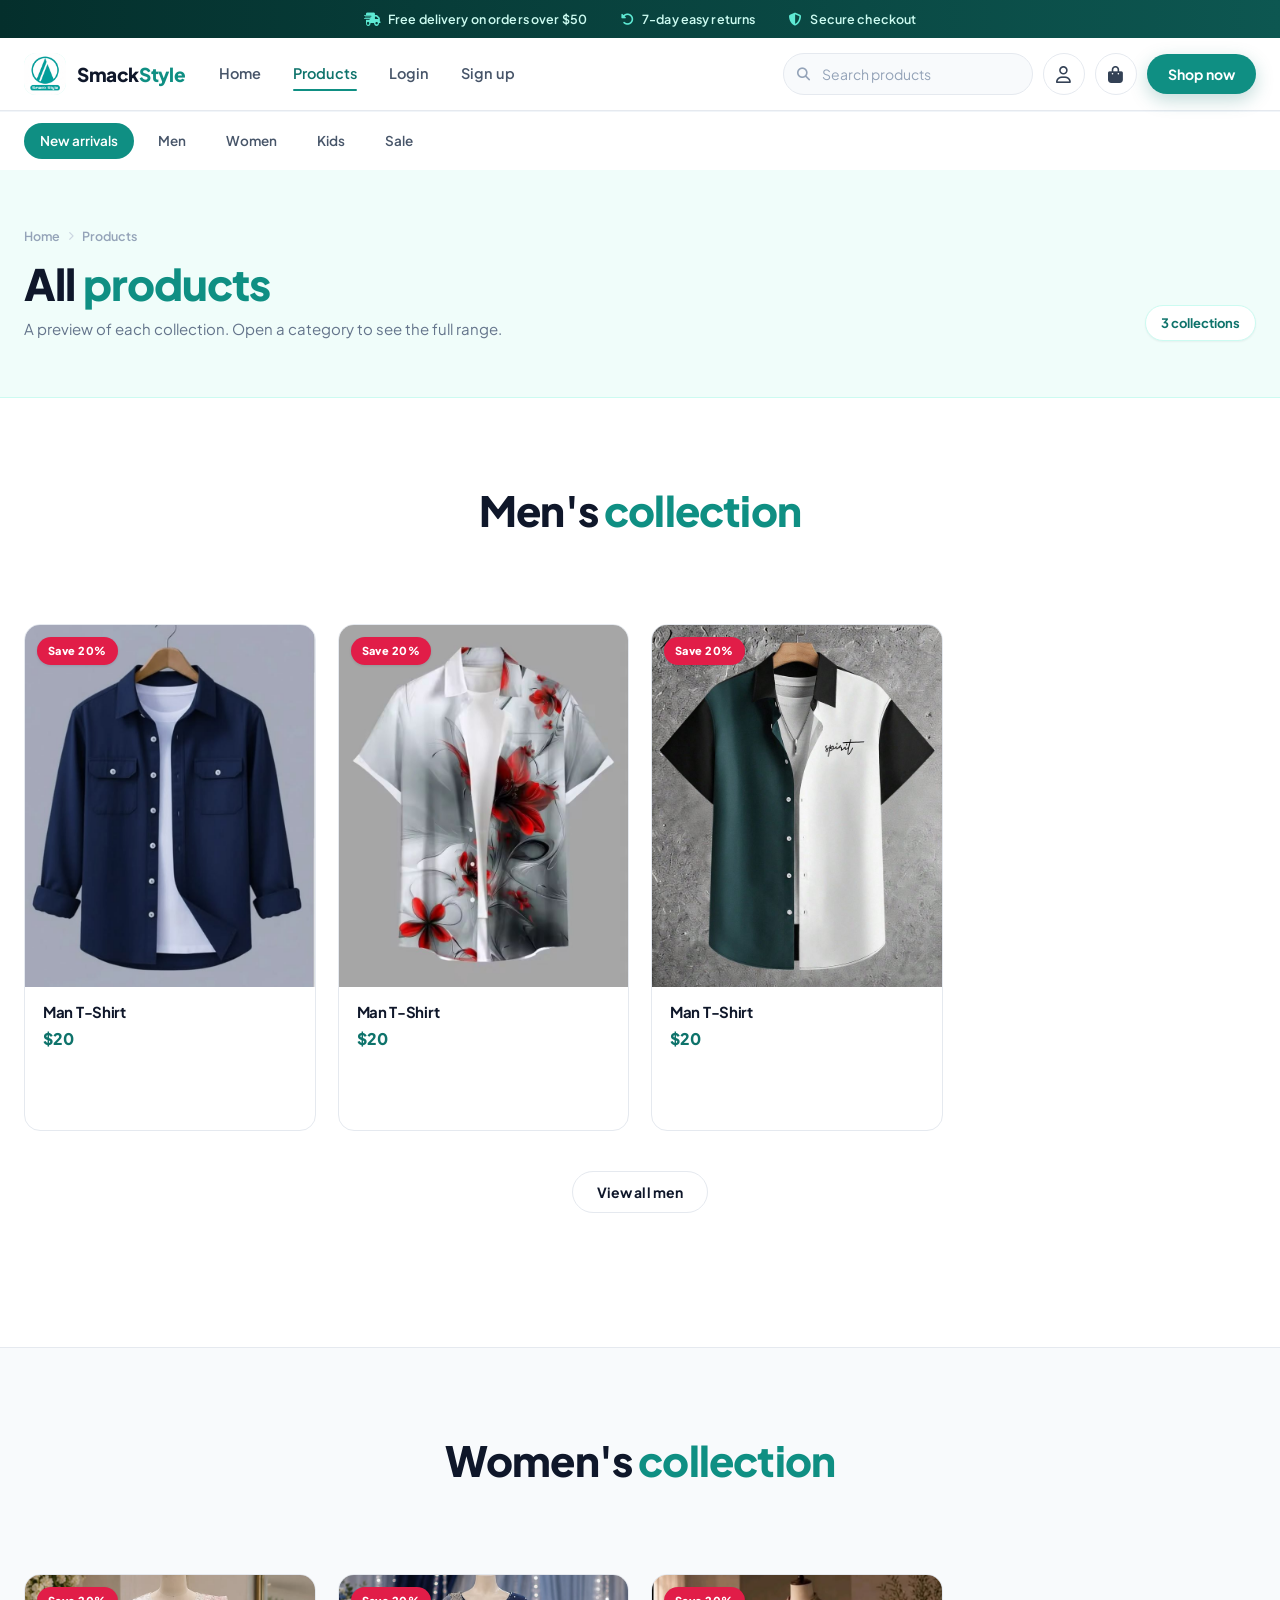
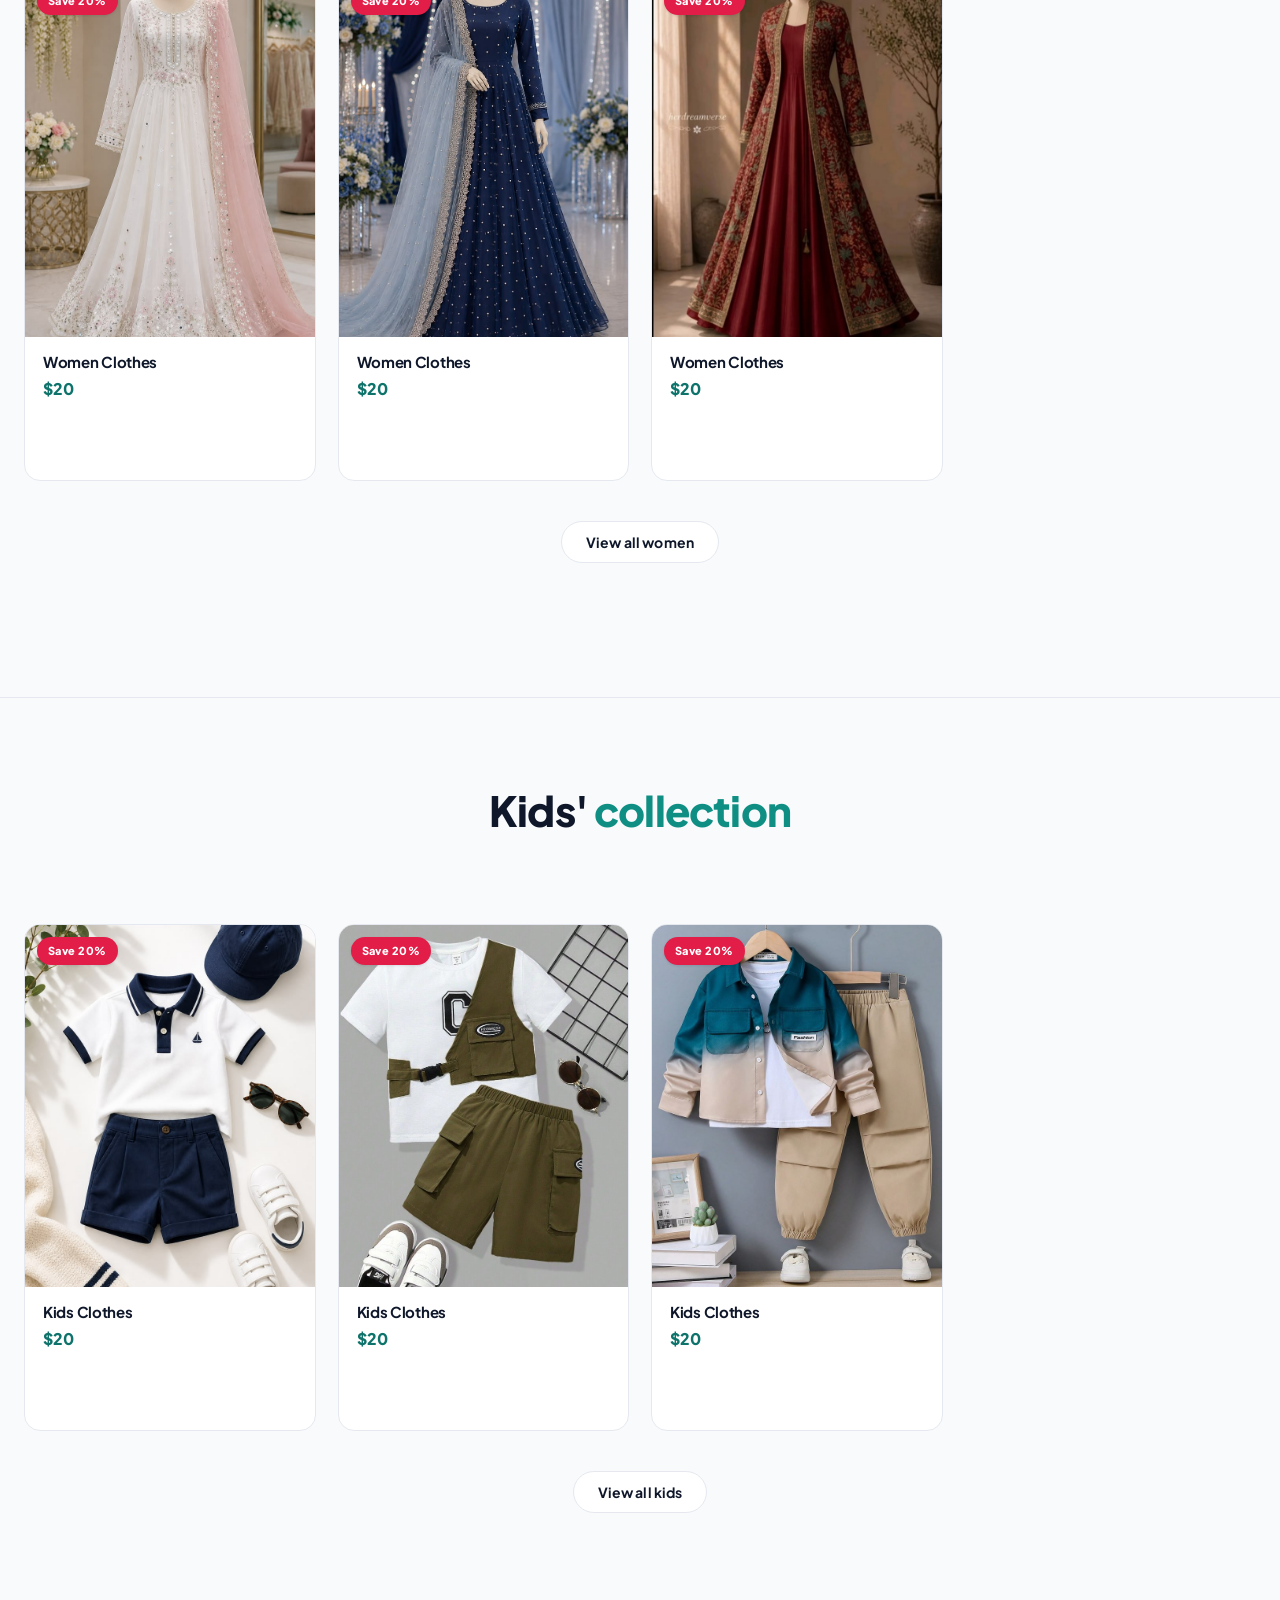
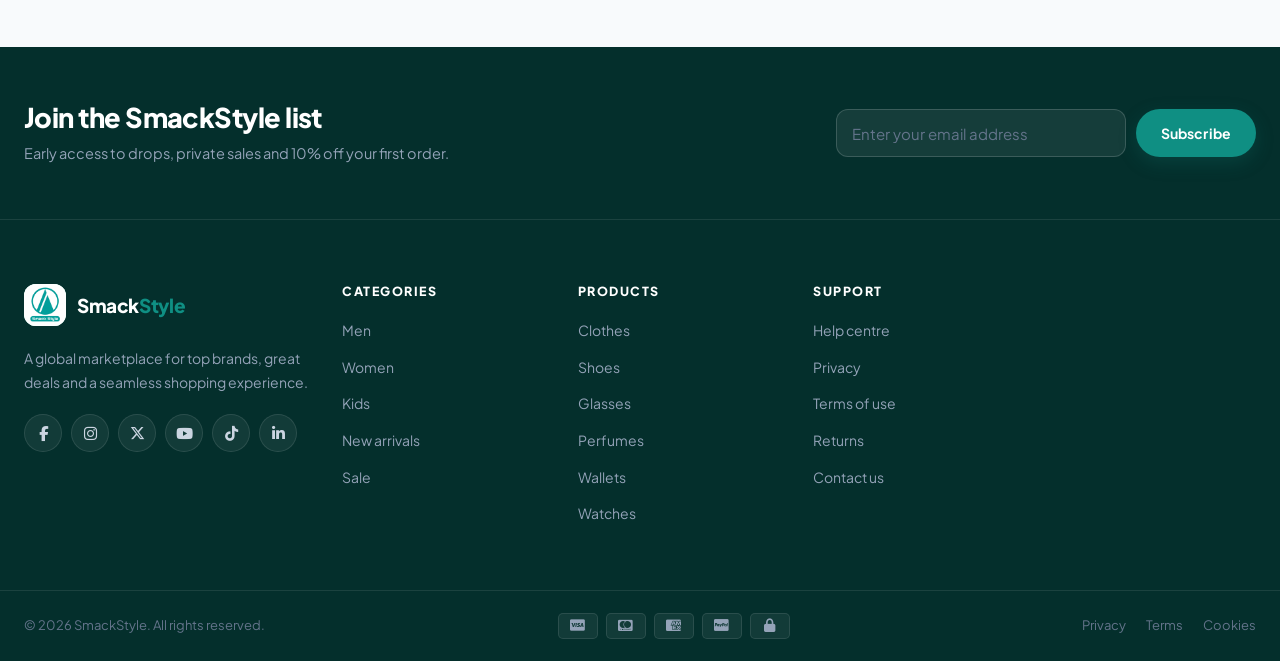
<file: product.html>
<!DOCTYPE html>
<html lang="en">
<head>
    <meta charset="UTF-8">
    <meta name="viewport" content="width=device-width, initial-scale=1.0">
    <meta name="description" content="Browse the SmackStyle range for men, women and kids.">
    <title>All Products | SmackStyle</title>
    <link rel="icon" type="image/png" href="./favicon.png">
    <link rel="apple-touch-icon" href="./apple-touch-icon.png">
    <link rel="stylesheet" href="./CSS/fontawesome/all.min.css">
    <link rel="preconnect" href="https://fonts.googleapis.com">
    <link rel="preconnect" href="https://fonts.gstatic.com" crossorigin>
    <link rel="stylesheet" href="https://fonts.googleapis.com/css2?family=Plus+Jakarta+Sans:wght@400;500;600;700;800&display=swap">
    <link rel="stylesheet" href="./CSS/base.css">
    <link rel="stylesheet" href="./CSS/product.css">
</head>
<body>

    <!-- ------------------announcement bar-------------- -->

    <div class="announce">
        <div class="container announce-inner">
            <p class="announce-item"><i class="fa-solid fa-truck-fast" aria-hidden="true"></i> Free delivery on orders over $50</p>
            <p class="announce-item"><i class="fa-solid fa-rotate-left" aria-hidden="true"></i> 7-day easy returns</p>
            <p class="announce-item"><i class="fa-solid fa-shield-halved" aria-hidden="true"></i> Secure checkout</p>
        </div>
    </div>

    <!-- ------------------header-------------- -->

    <header class="header-sticky" id="site-header">

        <div class="container header-inner">

            <a class="brand" href="./index.html">
                <span class="brand-mark"><img class="logo-image" src="./Logo.png" alt="SmackStyle"></span>
                <span class="brand-name-text">Smack<span class="style-color">Style</span></span>
            </a>

            <nav class="header-nav" id="site-nav" aria-label="Main">
                <a class="header-nav-links" href="./index.html">Home</a>
                <a class="header-nav-links" href="./product.html">Products</a>
                <a class="header-nav-links" href="./login.html">Login</a>
                <a class="header-nav-links" href="./signup.html">Sign up</a>
            </nav>

            <div class="header-actions">

                <form class="searchbar" id="search-form" role="search">
                    <i class="fa-solid fa-magnifying-glass searchbar-icon" aria-hidden="true"></i>
                    <input class="header-input" type="search" name="q"
                        placeholder="Search products" aria-label="Search products">
                </form>

                <a class="icon-btn" href="./login.html" aria-label="Your account">
                    <i class="fa-regular fa-user" aria-hidden="true"></i>
                </a>

                <button class="icon-btn" id="cart-btn" type="button" aria-label="Shopping cart">
                    <i class="fa-solid fa-bag-shopping" aria-hidden="true"></i>
                    <span class="cart-count" id="cart-count" data-count="0">0</span>
                </button>

                <a class="btn btn-primary header-cta" href="./product.html">Shop now</a>

                <button class="header-toggle" id="nav-toggle" type="button"
                    aria-label="Open navigation menu" aria-expanded="false" aria-controls="site-nav">
                    <span></span>
                    <span></span>
                    <span></span>
                </button>

            </div>

        </div>

    </header>

    <!-- ------------------category strip-------------- -->

    <nav class="cat-nav" aria-label="Product categories">
        <div class="container cat-nav-inner">
            <a class="product-nav-link" href="./product.html">New arrivals</a>
            <a class="product-nav-link" href="./manproduct.html">Men</a>
            <a class="product-nav-link" href="./womenproduct.html">Women</a>
            <a class="product-nav-link" href="./kids.html">Kids</a>
            <a class="product-nav-link" href="./product.html">Sale</a>
        </div>
    </nav>

    <main>
        <section class="page-head">
            <div class="container page-head-inner">
                <div>
                    <nav class="breadcrumb" aria-label="Breadcrumb">
                        <a href="./index.html">Home</a>
                        <i class="fa-solid fa-chevron-right sep" aria-hidden="true"></i>
                        <span>Products</span>
                    </nav>
                    <h1 class="page-title">All <span class="style-color">products</span></h1>
                    <p class="page-sub">A preview of each collection. Open a category to see the full range.</p>
                </div>
                <span class="page-count">3 collections</span>
            </div>
        </section>

        <section class="section shop-block">
            <div class="container">
                <div class="section-head">
                    <h2 class="section-title">Men's <span class="style-color">collection</span></h2>
                </div>
                <div class="shop-grid">
            <article class="card">
                <div class="product-image">
                    <img class="image" src="./Images/img1.jfif" alt="Man T-Shirt" loading="lazy">
                    <div class="sales">Save 20%</div>
                </div>
                <div class="card-body">
                    <h3>Man T-Shirt</h3>
                    <p class="price">$20</p>
                    <button class="card-add" type="button">
                        <i class="fa-solid fa-bag-shopping" aria-hidden="true"></i>
                        <span>Add to cart</span>
                    </button>
                </div>
            </article>
            <article class="card">
                <div class="product-image">
                    <img class="image" src="./Images/img2.jfif" alt="Man T-Shirt" loading="lazy">
                    <div class="sales">Save 20%</div>
                </div>
                <div class="card-body">
                    <h3>Man T-Shirt</h3>
                    <p class="price">$20</p>
                    <button class="card-add" type="button">
                        <i class="fa-solid fa-bag-shopping" aria-hidden="true"></i>
                        <span>Add to cart</span>
                    </button>
                </div>
            </article>
            <article class="card">
                <div class="product-image">
                    <img class="image" src="./Images/img3.jfif" alt="Man T-Shirt" loading="lazy">
                    <div class="sales">Save 20%</div>
                </div>
                <div class="card-body">
                    <h3>Man T-Shirt</h3>
                    <p class="price">$20</p>
                    <button class="card-add" type="button">
                        <i class="fa-solid fa-bag-shopping" aria-hidden="true"></i>
                        <span>Add to cart</span>
                    </button>
                </div>
            </article>
                </div>
                <div class="view-more">
                    <a class="btn btn-outline" href="./manproduct.html">View all men</a>
                </div>
            </div>
        </section>

        <section class="section shop-block">
            <div class="container">
                <div class="section-head">
                    <h2 class="section-title">Women's <span class="style-color">collection</span></h2>
                </div>
                <div class="shop-grid">
            <article class="card">
                <div class="product-image">
                    <img class="image" src="./Images/womenimages/img1.jfif" alt="Women Clothes" loading="lazy">
                    <div class="sales">Save 20%</div>
                </div>
                <div class="card-body">
                    <h3>Women Clothes</h3>
                    <p class="price">$20</p>
                    <button class="card-add" type="button">
                        <i class="fa-solid fa-bag-shopping" aria-hidden="true"></i>
                        <span>Add to cart</span>
                    </button>
                </div>
            </article>
            <article class="card">
                <div class="product-image">
                    <img class="image" src="./Images/womenimages/img2.jfif" alt="Women Clothes" loading="lazy">
                    <div class="sales">Save 20%</div>
                </div>
                <div class="card-body">
                    <h3>Women Clothes</h3>
                    <p class="price">$20</p>
                    <button class="card-add" type="button">
                        <i class="fa-solid fa-bag-shopping" aria-hidden="true"></i>
                        <span>Add to cart</span>
                    </button>
                </div>
            </article>
            <article class="card">
                <div class="product-image">
                    <img class="image" src="./Images/womenimages/img3.jfif" alt="Women Clothes" loading="lazy">
                    <div class="sales">Save 20%</div>
                </div>
                <div class="card-body">
                    <h3>Women Clothes</h3>
                    <p class="price">$20</p>
                    <button class="card-add" type="button">
                        <i class="fa-solid fa-bag-shopping" aria-hidden="true"></i>
                        <span>Add to cart</span>
                    </button>
                </div>
            </article>
                </div>
                <div class="view-more">
                    <a class="btn btn-outline" href="./womenproduct.html">View all women</a>
                </div>
            </div>
        </section>

        <section class="section shop-block">
            <div class="container">
                <div class="section-head">
                    <h2 class="section-title">Kids' <span class="style-color">collection</span></h2>
                </div>
                <div class="shop-grid">
            <article class="card">
                <div class="product-image">
                    <img class="image" src="./Images/kidsimages/img1.jfif" alt="Kids Clothes" loading="lazy">
                    <div class="sales">Save 20%</div>
                </div>
                <div class="card-body">
                    <h3>Kids Clothes</h3>
                    <p class="price">$20</p>
                    <button class="card-add" type="button">
                        <i class="fa-solid fa-bag-shopping" aria-hidden="true"></i>
                        <span>Add to cart</span>
                    </button>
                </div>
            </article>
            <article class="card">
                <div class="product-image">
                    <img class="image" src="./Images/kidsimages/img2.jfif" alt="Kids Clothes" loading="lazy">
                    <div class="sales">Save 20%</div>
                </div>
                <div class="card-body">
                    <h3>Kids Clothes</h3>
                    <p class="price">$20</p>
                    <button class="card-add" type="button">
                        <i class="fa-solid fa-bag-shopping" aria-hidden="true"></i>
                        <span>Add to cart</span>
                    </button>
                </div>
            </article>
            <article class="card">
                <div class="product-image">
                    <img class="image" src="./Images/kidsimages/img3.jfif" alt="Kids Clothes" loading="lazy">
                    <div class="sales">Save 20%</div>
                </div>
                <div class="card-body">
                    <h3>Kids Clothes</h3>
                    <p class="price">$20</p>
                    <button class="card-add" type="button">
                        <i class="fa-solid fa-bag-shopping" aria-hidden="true"></i>
                        <span>Add to cart</span>
                    </button>
                </div>
            </article>
                </div>
                <div class="view-more">
                    <a class="btn btn-outline" href="./kids.html">View all kids</a>
                </div>
            </div>
        </section>
    </main>

    <!-- ------------------footer-------------- -->

    <footer class="footer">

        <div class="container footer-cta">
            <div>
                <h2 class="footer-cta-title">Join the SmackStyle list</h2>
                <p class="footer-cta-sub">Early access to drops, private sales and 10% off your first order.</p>
            </div>
            <form class="newsletter" id="newsletter-form">
                <input class="input" type="email" name="email"
                    placeholder="Enter your email address" aria-label="Email address" required>
                <button class="btn btn-primary" type="submit">Subscribe</button>
            </form>
        </div>

        <div class="footer-main">
            <div class="container footer-grid">

                <div class="footer-brand">
                    <a class="brand" href="./index.html">
                        <span class="brand-mark"><img class="logo-image" src="./Logo.png" alt="SmackStyle"></span>
                        <span class="brand-name-text">Smack<span class="style-color">Style</span></span>
                    </a>
                    <p class="footer-brand-tag">A global marketplace for top brands, great deals and a seamless shopping experience.</p>
                    <ul class="socials">
                        <li><a class="social" href="./index.html" aria-label="Facebook"><i class="fa-brands fa-facebook-f" aria-hidden="true"></i></a></li>
                        <li><a class="social" href="./index.html" aria-label="Instagram"><i class="fa-brands fa-instagram" aria-hidden="true"></i></a></li>
                        <li><a class="social" href="./index.html" aria-label="X"><i class="fa-brands fa-x-twitter" aria-hidden="true"></i></a></li>
                        <li><a class="social" href="./index.html" aria-label="YouTube"><i class="fa-brands fa-youtube" aria-hidden="true"></i></a></li>
                        <li><a class="social" href="./index.html" aria-label="TikTok"><i class="fa-brands fa-tiktok" aria-hidden="true"></i></a></li>
                        <li><a class="social" href="./index.html" aria-label="LinkedIn"><i class="fa-brands fa-linkedin-in" aria-hidden="true"></i></a></li>
                    </ul>
                </div>

                <div class="footer-nav">
                    <h2 class="footer-heading">Categories</h2>
                    <ul>
                        <li class="footer-list"><a class="footer-nav-link" href="./manproduct.html">Men</a></li>
                        <li class="footer-list"><a class="footer-nav-link" href="./womenproduct.html">Women</a></li>
                        <li class="footer-list"><a class="footer-nav-link" href="./kids.html">Kids</a></li>
                        <li class="footer-list"><a class="footer-nav-link" href="./product.html">New arrivals</a></li>
                        <li class="footer-list"><a class="footer-nav-link" href="./product.html">Sale</a></li>
                    </ul>
                </div>

                <div class="footer-nav">
                    <h2 class="footer-heading">Products</h2>
                    <ul>
                        <li class="footer-list"><a class="footer-nav-link" href="./manproduct.html">Clothes</a></li>
                        <li class="footer-list"><a class="footer-nav-link" href="./product.html">Shoes</a></li>
                        <li class="footer-list"><a class="footer-nav-link" href="./product.html">Glasses</a></li>
                        <li class="footer-list"><a class="footer-nav-link" href="./product.html">Perfumes</a></li>
                        <li class="footer-list"><a class="footer-nav-link" href="./product.html">Wallets</a></li>
                        <li class="footer-list"><a class="footer-nav-link" href="./product.html">Watches</a></li>
                    </ul>
                </div>

                <div class="footer-nav">
                    <h2 class="footer-heading">Support</h2>
                    <ul>
                        <li class="footer-list"><a class="footer-nav-link" href="./index.html">Help centre</a></li>
                        <li class="footer-list"><a class="footer-nav-link" href="./index.html">Privacy</a></li>
                        <li class="footer-list"><a class="footer-nav-link" href="./index.html">Terms of use</a></li>
                        <li class="footer-list"><a class="footer-nav-link" href="./index.html">Returns</a></li>
                        <li class="footer-list"><a class="footer-nav-link" href="./index.html">Contact us</a></li>
                    </ul>
                </div>

            </div>
        </div>

        <div class="container end">
            <p>&copy; 2026 SmackStyle. All rights reserved.</p>
            <ul class="pay-row" aria-label="Accepted payment methods">
                <li><span class="pay"><i class="fa-brands fa-cc-visa" aria-hidden="true"></i></span></li>
                <li><span class="pay"><i class="fa-brands fa-cc-mastercard" aria-hidden="true"></i></span></li>
                <li><span class="pay"><i class="fa-brands fa-cc-amex" aria-hidden="true"></i></span></li>
                <li><span class="pay"><i class="fa-brands fa-cc-paypal" aria-hidden="true"></i></span></li>
                <li><span class="pay"><i class="fa-solid fa-lock" aria-hidden="true"></i></span></li>
            </ul>
            <ul class="end-links">
                <li><a href="./index.html">Privacy</a></li>
                <li><a href="./index.html">Terms</a></li>
                <li><a href="./index.html">Cookies</a></li>
            </ul>
        </div>

    </footer>

    <script src="./script.js"></script>

</body>
</html>
</file>
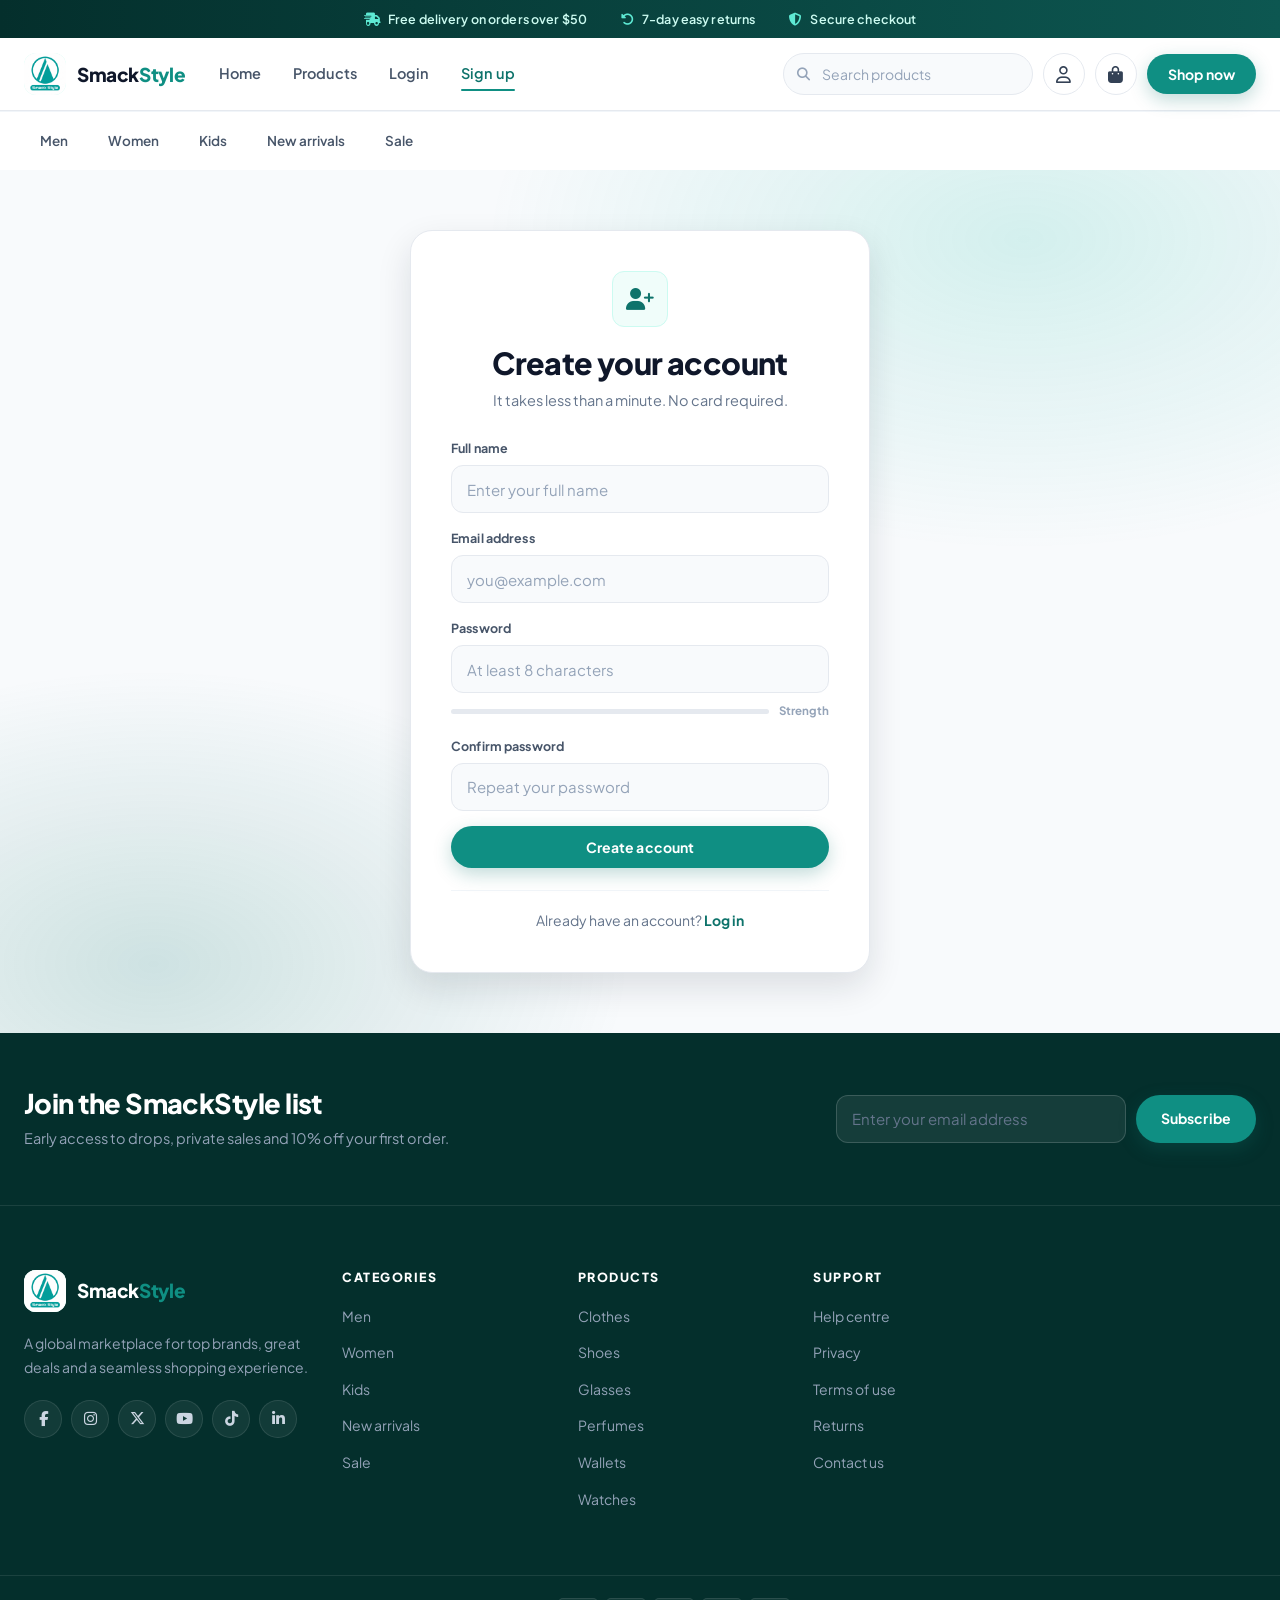
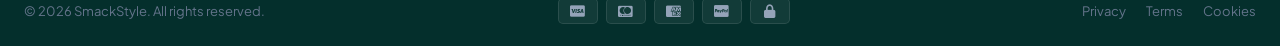
<file: signup.html>
<!DOCTYPE html>
<html lang="en">
<head>
    <meta charset="UTF-8">
    <meta name="viewport" content="width=device-width, initial-scale=1.0">
    <meta name="description" content="Create a free SmackStyle account to save your cart, track orders and get early access to every drop.">
    <title>Create account | SmackStyle</title>
    <link rel="icon" type="image/png" href="./favicon.png">
    <link rel="apple-touch-icon" href="./apple-touch-icon.png">
    <link rel="stylesheet" href="./CSS/fontawesome/all.min.css">
    <link rel="preconnect" href="https://fonts.googleapis.com">
    <link rel="preconnect" href="https://fonts.gstatic.com" crossorigin>
    <link rel="stylesheet" href="https://fonts.googleapis.com/css2?family=Plus+Jakarta+Sans:wght@400;500;600;700;800&display=swap">
    <link rel="stylesheet" href="./CSS/base.css">
    <link rel="stylesheet" href="./CSS/signup.css">
</head>
<body>

    <!-- ------------------announcement bar-------------- -->

    <div class="announce">
        <div class="container announce-inner">
            <p class="announce-item"><i class="fa-solid fa-truck-fast" aria-hidden="true"></i> Free delivery on orders over $50</p>
            <p class="announce-item"><i class="fa-solid fa-rotate-left" aria-hidden="true"></i> 7-day easy returns</p>
            <p class="announce-item"><i class="fa-solid fa-shield-halved" aria-hidden="true"></i> Secure checkout</p>
        </div>
    </div>

    <!-- ------------------header-------------- -->

    <header class="header-sticky" id="site-header">

        <div class="container header-inner">

            <a class="brand" href="./index.html">
                <span class="brand-mark"><img class="logo-image" src="./Logo.png" alt="SmackStyle"></span>
                <span class="brand-name-text">Smack<span class="style-color">Style</span></span>
            </a>

            <nav class="header-nav" id="site-nav" aria-label="Main">
                <a class="header-nav-links" href="./index.html">Home</a>
                <a class="header-nav-links" href="./product.html">Products</a>
                <a class="header-nav-links" href="./login.html">Login</a>
                <a class="header-nav-links" href="./signup.html">Sign up</a>
            </nav>

            <div class="header-actions">

                <form class="searchbar" id="search-form" role="search">
                    <i class="fa-solid fa-magnifying-glass searchbar-icon" aria-hidden="true"></i>
                    <input class="header-input" type="search" name="q"
                        placeholder="Search products" aria-label="Search products">
                </form>

                <a class="icon-btn" href="./login.html" aria-label="Your account">
                    <i class="fa-regular fa-user" aria-hidden="true"></i>
                </a>

                <button class="icon-btn" id="cart-btn" type="button" aria-label="Shopping cart">
                    <i class="fa-solid fa-bag-shopping" aria-hidden="true"></i>
                    <span class="cart-count" id="cart-count" data-count="0">0</span>
                </button>

                <a class="btn btn-primary header-cta" href="./product.html">Shop now</a>

                <button class="header-toggle" id="nav-toggle" type="button"
                    aria-label="Open navigation menu" aria-expanded="false" aria-controls="site-nav">
                    <span></span>
                    <span></span>
                    <span></span>
                </button>

            </div>

        </div>

    </header>

    <!-- ------------------category strip-------------- -->

    <nav class="cat-nav" aria-label="Product categories">
        <div class="container cat-nav-inner">
            <a class="product-nav-link" href="./manproduct.html">Men</a>
            <a class="product-nav-link" href="./womenproduct.html">Women</a>
            <a class="product-nav-link" href="./kids.html">Kids</a>
            <a class="product-nav-link" href="./product.html">New arrivals</a>
            <a class="product-nav-link" href="./product.html">Sale</a>
        </div>
    </nav>

    <main>
        <section class="auth">
            <div class="auth-card">

                <div class="auth-head">
                    <div class="auth-mark"><i class="fa-solid fa-user-plus" aria-hidden="true"></i></div>
                    <h1 class="auth-title">Create your account</h1>
                    <p class="auth-sub">It takes less than a minute. No card required.</p>
                </div>

                <form class="auth-form" id="signup-form" novalidate>

                    <div class="field">
                        <label class="field-label" for="su-name">Full name</label>
                        <input class="input" id="su-name" type="text" name="name"
                            placeholder="Enter your full name" autocomplete="name" required>
                    </div>

                    <div class="field">
                        <label class="field-label" for="su-email">Email address</label>
                        <input class="input" id="su-email" type="email" name="email"
                            placeholder="you@example.com" autocomplete="email" required>
                    </div>

                    <div class="field">
                        <label class="field-label" for="pw">Password</label>
                        <input class="input" id="pw" type="password" name="password"
                            placeholder="At least 8 characters" autocomplete="new-password" required>
                    </div>

                    <div class="strength" aria-hidden="true">
                        <span class="strength-track"><span class="strength-fill"></span></span>
                        <span class="strength-label">Strength</span>
                    </div>

                    <div class="field">
                        <label class="field-label" for="su-confirm">Confirm password</label>
                        <input class="input" id="su-confirm" type="password" name="confirm"
                            placeholder="Repeat your password" autocomplete="new-password" required>
                    </div>

                    <button class="btn btn-primary btn-block" type="submit">Create account</button>
                </form>

                <p class="auth-alt">Already have an account? <a href="./login.html">Log in</a></p>

            </div>
        </section>
    </main>

    <!-- ------------------footer-------------- -->

    <footer class="footer">

        <div class="container footer-cta">
            <div>
                <h2 class="footer-cta-title">Join the SmackStyle list</h2>
                <p class="footer-cta-sub">Early access to drops, private sales and 10% off your first order.</p>
            </div>
            <form class="newsletter" id="newsletter-form">
                <input class="input" type="email" name="email"
                    placeholder="Enter your email address" aria-label="Email address" required>
                <button class="btn btn-primary" type="submit">Subscribe</button>
            </form>
        </div>

        <div class="footer-main">
            <div class="container footer-grid">

                <div class="footer-brand">
                    <a class="brand" href="./index.html">
                        <span class="brand-mark"><img class="logo-image" src="./Logo.png" alt="SmackStyle"></span>
                        <span class="brand-name-text">Smack<span class="style-color">Style</span></span>
                    </a>
                    <p class="footer-brand-tag">A global marketplace for top brands, great deals and a seamless shopping experience.</p>
                    <ul class="socials">
                        <li><a class="social" href="./index.html" aria-label="Facebook"><i class="fa-brands fa-facebook-f" aria-hidden="true"></i></a></li>
                        <li><a class="social" href="./index.html" aria-label="Instagram"><i class="fa-brands fa-instagram" aria-hidden="true"></i></a></li>
                        <li><a class="social" href="./index.html" aria-label="X"><i class="fa-brands fa-x-twitter" aria-hidden="true"></i></a></li>
                        <li><a class="social" href="./index.html" aria-label="YouTube"><i class="fa-brands fa-youtube" aria-hidden="true"></i></a></li>
                        <li><a class="social" href="./index.html" aria-label="TikTok"><i class="fa-brands fa-tiktok" aria-hidden="true"></i></a></li>
                        <li><a class="social" href="./index.html" aria-label="LinkedIn"><i class="fa-brands fa-linkedin-in" aria-hidden="true"></i></a></li>
                    </ul>
                </div>

                <div class="footer-nav">
                    <h2 class="footer-heading">Categories</h2>
                    <ul>
                        <li class="footer-list"><a class="footer-nav-link" href="./manproduct.html">Men</a></li>
                        <li class="footer-list"><a class="footer-nav-link" href="./womenproduct.html">Women</a></li>
                        <li class="footer-list"><a class="footer-nav-link" href="./kids.html">Kids</a></li>
                        <li class="footer-list"><a class="footer-nav-link" href="./product.html">New arrivals</a></li>
                        <li class="footer-list"><a class="footer-nav-link" href="./product.html">Sale</a></li>
                    </ul>
                </div>

                <div class="footer-nav">
                    <h2 class="footer-heading">Products</h2>
                    <ul>
                        <li class="footer-list"><a class="footer-nav-link" href="./manproduct.html">Clothes</a></li>
                        <li class="footer-list"><a class="footer-nav-link" href="./product.html">Shoes</a></li>
                        <li class="footer-list"><a class="footer-nav-link" href="./product.html">Glasses</a></li>
                        <li class="footer-list"><a class="footer-nav-link" href="./product.html">Perfumes</a></li>
                        <li class="footer-list"><a class="footer-nav-link" href="./product.html">Wallets</a></li>
                        <li class="footer-list"><a class="footer-nav-link" href="./product.html">Watches</a></li>
                    </ul>
                </div>

                <div class="footer-nav">
                    <h2 class="footer-heading">Support</h2>
                    <ul>
                        <li class="footer-list"><a class="footer-nav-link" href="./index.html">Help centre</a></li>
                        <li class="footer-list"><a class="footer-nav-link" href="./index.html">Privacy</a></li>
                        <li class="footer-list"><a class="footer-nav-link" href="./index.html">Terms of use</a></li>
                        <li class="footer-list"><a class="footer-nav-link" href="./index.html">Returns</a></li>
                        <li class="footer-list"><a class="footer-nav-link" href="./index.html">Contact us</a></li>
                    </ul>
                </div>

            </div>
        </div>

        <div class="container end">
            <p>&copy; 2026 SmackStyle. All rights reserved.</p>
            <ul class="pay-row" aria-label="Accepted payment methods">
                <li><span class="pay"><i class="fa-brands fa-cc-visa" aria-hidden="true"></i></span></li>
                <li><span class="pay"><i class="fa-brands fa-cc-mastercard" aria-hidden="true"></i></span></li>
                <li><span class="pay"><i class="fa-brands fa-cc-amex" aria-hidden="true"></i></span></li>
                <li><span class="pay"><i class="fa-brands fa-cc-paypal" aria-hidden="true"></i></span></li>
                <li><span class="pay"><i class="fa-solid fa-lock" aria-hidden="true"></i></span></li>
            </ul>
            <ul class="end-links">
                <li><a href="./index.html">Privacy</a></li>
                <li><a href="./index.html">Terms</a></li>
                <li><a href="./index.html">Cookies</a></li>
            </ul>
        </div>

    </footer>

    <script src="./script.js"></script>

</body>
</html>
</file>
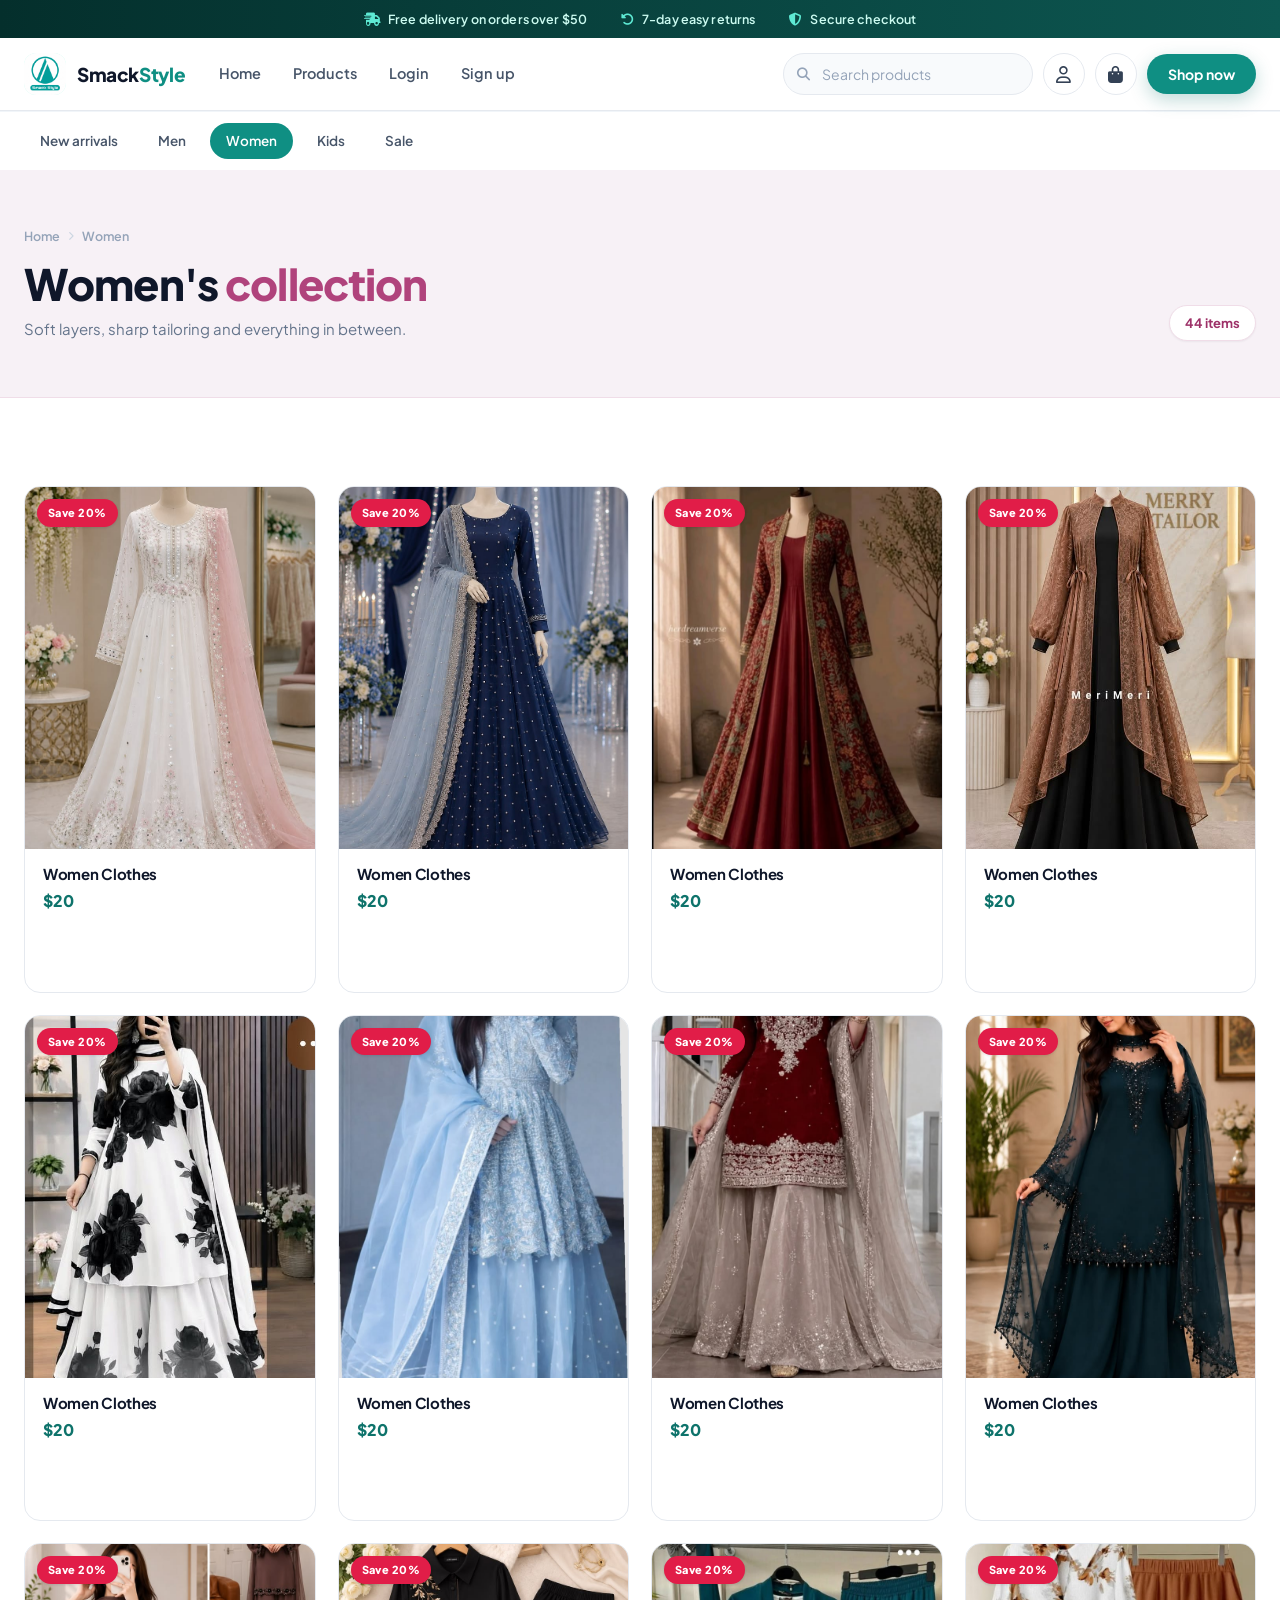
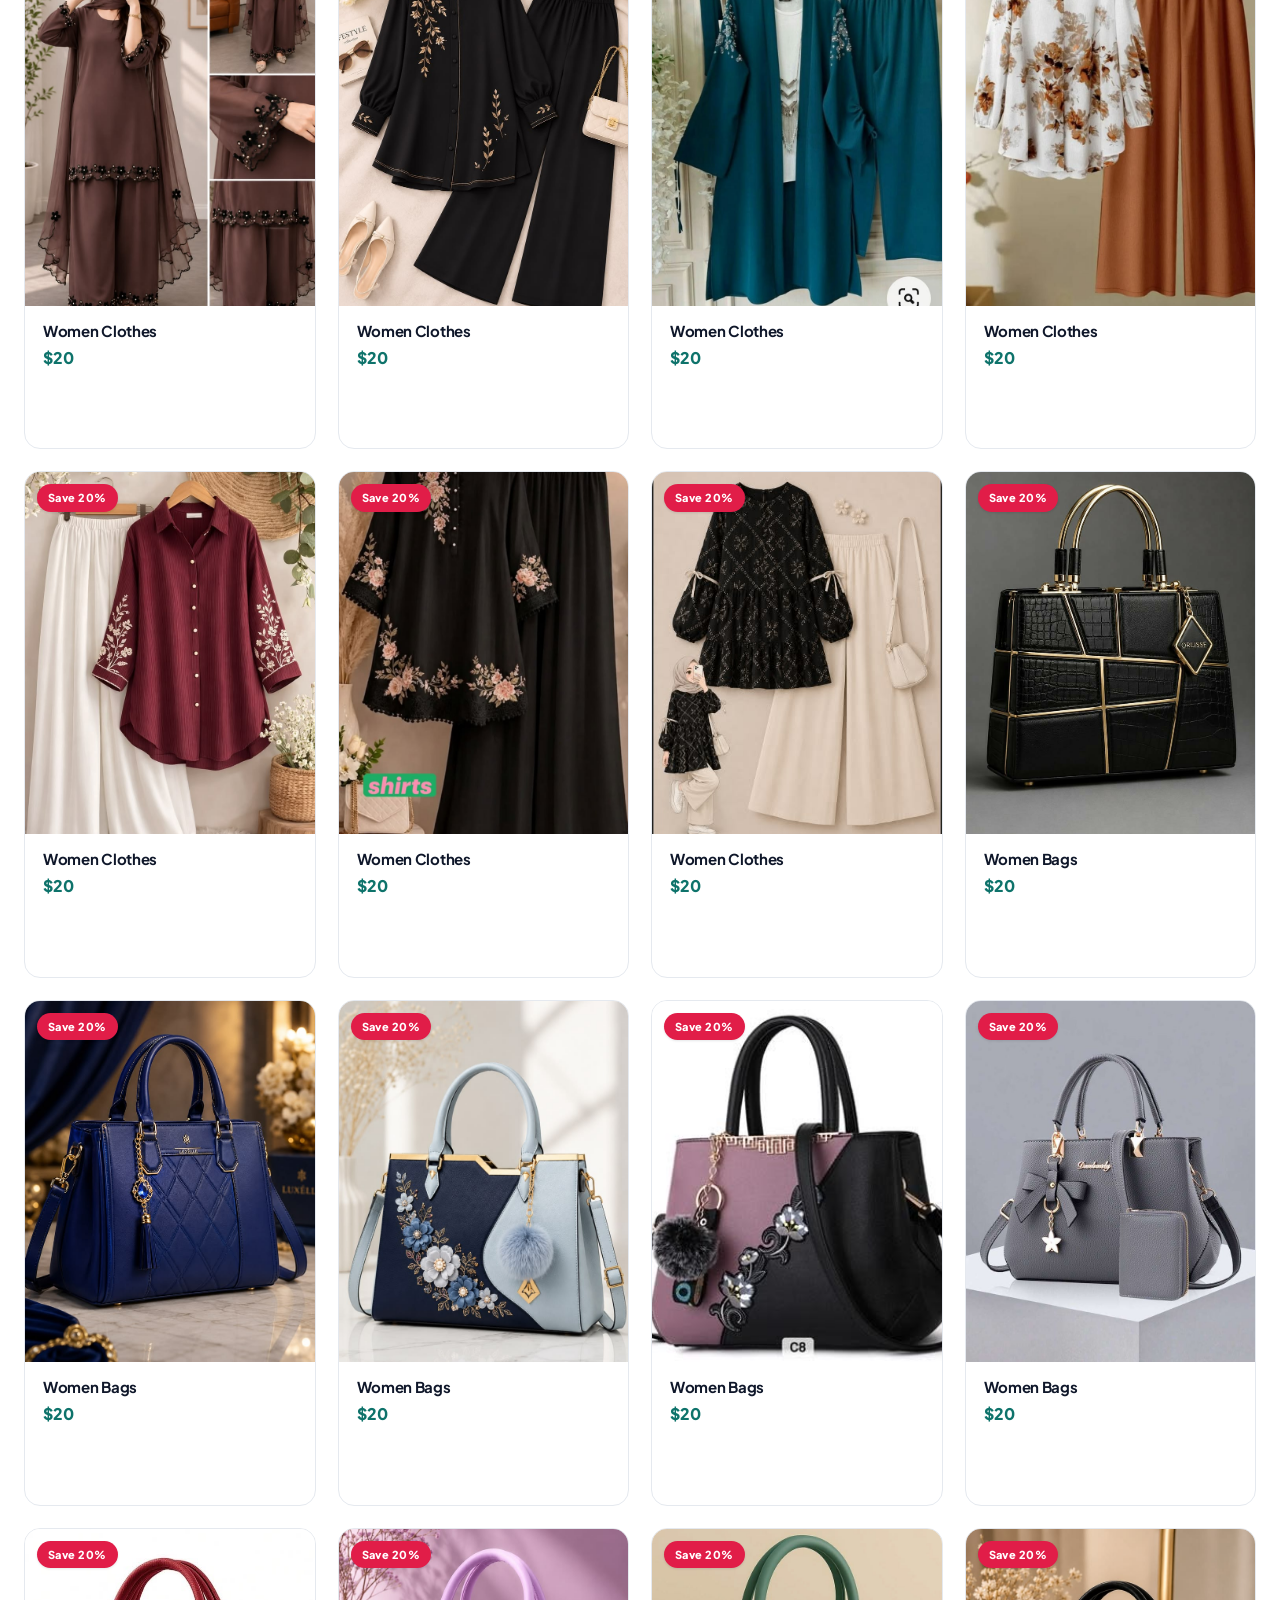
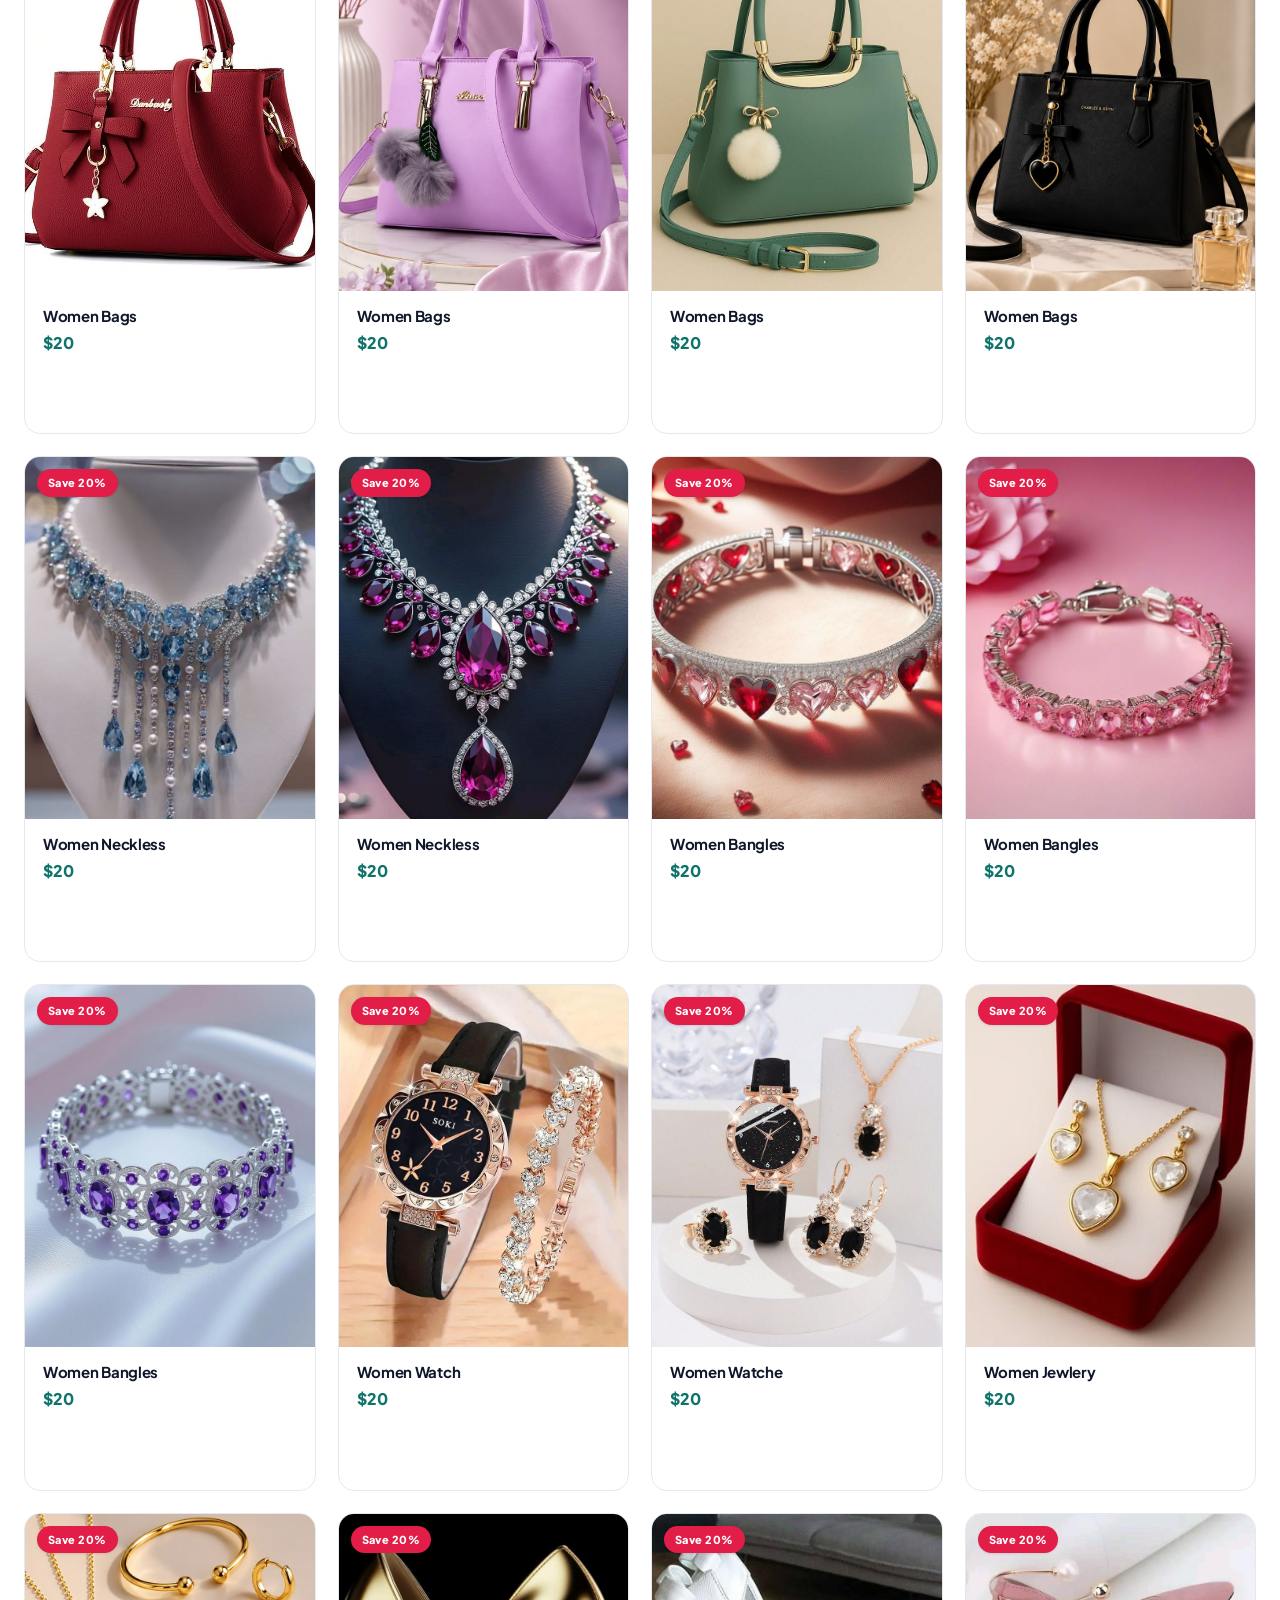
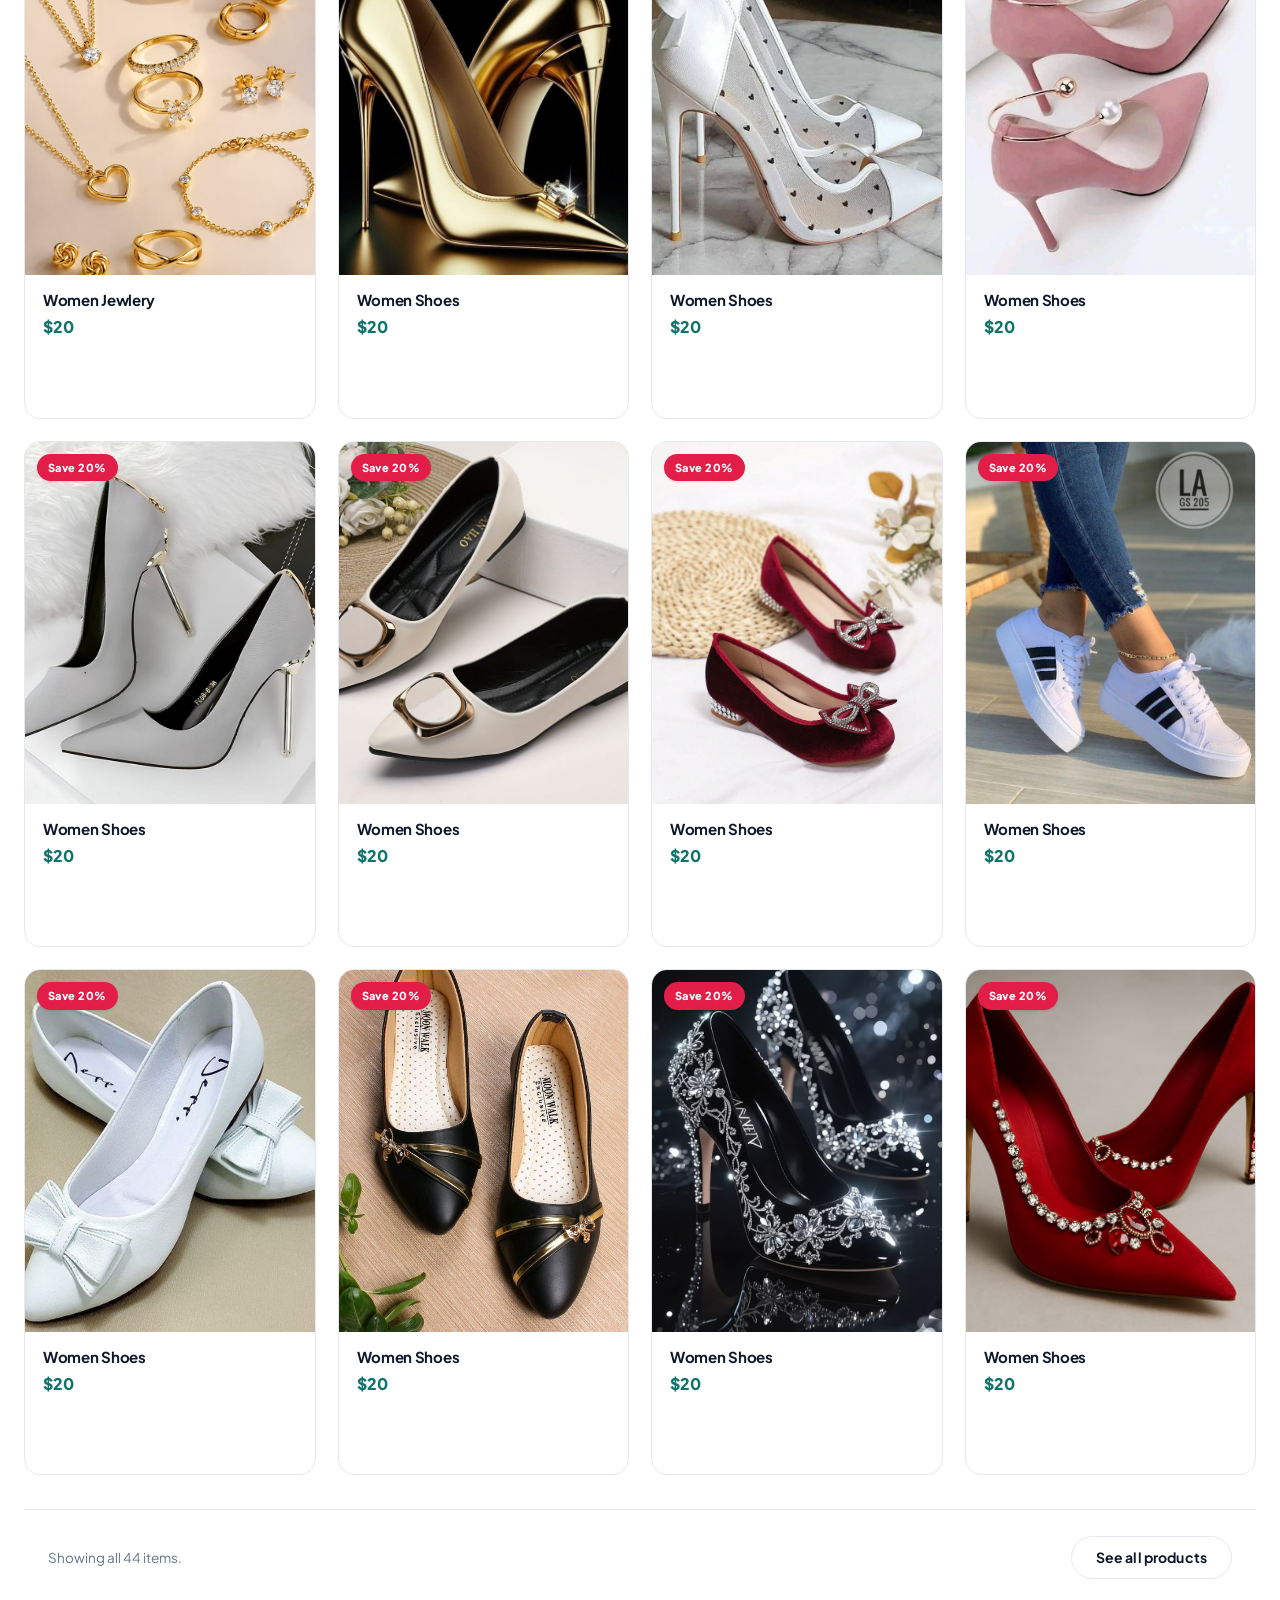
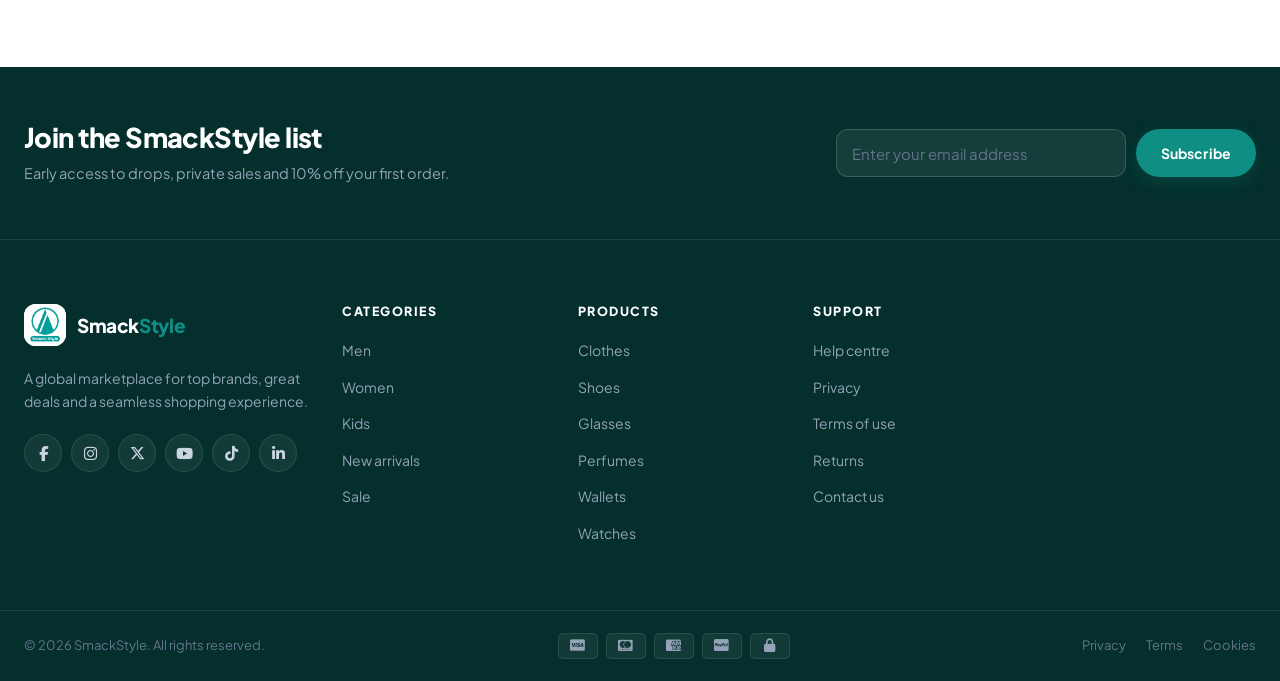
<file: womenproduct.html>
<!DOCTYPE html>
<html lang="en">
<head>
    <meta charset="UTF-8">
    <meta name="viewport" content="width=device-width, initial-scale=1.0">
    <meta name="description" content="Soft layers, sharp tailoring and everything in between.">
    <title>Women's Collection | SmackStyle</title>
    <link rel="icon" type="image/png" href="./favicon.png">
    <link rel="apple-touch-icon" href="./apple-touch-icon.png">
    <link rel="stylesheet" href="./CSS/fontawesome/all.min.css">
    <link rel="preconnect" href="https://fonts.googleapis.com">
    <link rel="preconnect" href="https://fonts.gstatic.com" crossorigin>
    <link rel="stylesheet" href="https://fonts.googleapis.com/css2?family=Plus+Jakarta+Sans:wght@400;500;600;700;800&display=swap">
    <link rel="stylesheet" href="./CSS/base.css">
    <link rel="stylesheet" href="./CSS/womenproduct.css">
</head>
<body>

    <!-- ------------------announcement bar-------------- -->

    <div class="announce">
        <div class="container announce-inner">
            <p class="announce-item"><i class="fa-solid fa-truck-fast" aria-hidden="true"></i> Free delivery on orders over $50</p>
            <p class="announce-item"><i class="fa-solid fa-rotate-left" aria-hidden="true"></i> 7-day easy returns</p>
            <p class="announce-item"><i class="fa-solid fa-shield-halved" aria-hidden="true"></i> Secure checkout</p>
        </div>
    </div>

    <!-- ------------------header-------------- -->

    <header class="header-sticky" id="site-header">

        <div class="container header-inner">

            <a class="brand" href="./index.html">
                <span class="brand-mark"><img class="logo-image" src="./Logo.png" alt="SmackStyle"></span>
                <span class="brand-name-text">Smack<span class="style-color">Style</span></span>
            </a>

            <nav class="header-nav" id="site-nav" aria-label="Main">
                <a class="header-nav-links" href="./index.html">Home</a>
                <a class="header-nav-links" href="./product.html">Products</a>
                <a class="header-nav-links" href="./login.html">Login</a>
                <a class="header-nav-links" href="./signup.html">Sign up</a>
            </nav>

            <div class="header-actions">

                <form class="searchbar" id="search-form" role="search">
                    <i class="fa-solid fa-magnifying-glass searchbar-icon" aria-hidden="true"></i>
                    <input class="header-input" type="search" name="q"
                        placeholder="Search products" aria-label="Search products">
                </form>

                <a class="icon-btn" href="./login.html" aria-label="Your account">
                    <i class="fa-regular fa-user" aria-hidden="true"></i>
                </a>

                <button class="icon-btn" id="cart-btn" type="button" aria-label="Shopping cart">
                    <i class="fa-solid fa-bag-shopping" aria-hidden="true"></i>
                    <span class="cart-count" id="cart-count" data-count="0">0</span>
                </button>

                <a class="btn btn-primary header-cta" href="./product.html">Shop now</a>

                <button class="header-toggle" id="nav-toggle" type="button"
                    aria-label="Open navigation menu" aria-expanded="false" aria-controls="site-nav">
                    <span></span>
                    <span></span>
                    <span></span>
                </button>

            </div>

        </div>

    </header>

    <!-- ------------------category strip-------------- -->

    <nav class="cat-nav" aria-label="Product categories">
        <div class="container cat-nav-inner">
            <a class="product-nav-link" href="./product.html">New arrivals</a>
            <a class="product-nav-link" href="./manproduct.html">Men</a>
            <a class="product-nav-link" href="./womenproduct.html">Women</a>
            <a class="product-nav-link" href="./kids.html">Kids</a>
            <a class="product-nav-link" href="./product.html">Sale</a>
        </div>
    </nav>

    <main>
        <section class="page-head">
            <div class="container page-head-inner">
                <div>
                    <nav class="breadcrumb" aria-label="Breadcrumb">
                        <a href="./index.html">Home</a>
                        <i class="fa-solid fa-chevron-right sep" aria-hidden="true"></i>
                        <span>Women</span>
                    </nav>
                    <h1 class="page-title">Women's <span class="style-color">collection</span></h1>
                    <p class="page-sub">Soft layers, sharp tailoring and everything in between.</p>
                </div>
                <span class="page-count">44 items</span>
            </div>
        </section>

        <section class="section">
            <div class="container">
                <div class="shop-grid">
            <article class="card">
                <div class="product-image">
                    <img class="image" src="./Images/womenimages/img1.jfif" alt="Women Clothes" loading="lazy">
                    <div class="sales">Save 20%</div>
                </div>
                <div class="card-body">
                    <h3>Women Clothes</h3>
                    <p class="price">$20</p>
                    <button class="card-add" type="button">
                        <i class="fa-solid fa-bag-shopping" aria-hidden="true"></i>
                        <span>Add to cart</span>
                    </button>
                </div>
            </article>
            <article class="card">
                <div class="product-image">
                    <img class="image" src="./Images/womenimages/img2.jfif" alt="Women Clothes" loading="lazy">
                    <div class="sales">Save 20%</div>
                </div>
                <div class="card-body">
                    <h3>Women Clothes</h3>
                    <p class="price">$20</p>
                    <button class="card-add" type="button">
                        <i class="fa-solid fa-bag-shopping" aria-hidden="true"></i>
                        <span>Add to cart</span>
                    </button>
                </div>
            </article>
            <article class="card">
                <div class="product-image">
                    <img class="image" src="./Images/womenimages/img3.jfif" alt="Women Clothes" loading="lazy">
                    <div class="sales">Save 20%</div>
                </div>
                <div class="card-body">
                    <h3>Women Clothes</h3>
                    <p class="price">$20</p>
                    <button class="card-add" type="button">
                        <i class="fa-solid fa-bag-shopping" aria-hidden="true"></i>
                        <span>Add to cart</span>
                    </button>
                </div>
            </article>
            <article class="card">
                <div class="product-image">
                    <img class="image" src="./Images/womenimages/img4.jfif" alt="Women Clothes" loading="lazy">
                    <div class="sales">Save 20%</div>
                </div>
                <div class="card-body">
                    <h3>Women Clothes</h3>
                    <p class="price">$20</p>
                    <button class="card-add" type="button">
                        <i class="fa-solid fa-bag-shopping" aria-hidden="true"></i>
                        <span>Add to cart</span>
                    </button>
                </div>
            </article>
            <article class="card">
                <div class="product-image">
                    <img class="image" src="./Images/womenimages/img5.jfif" alt="Women Clothes" loading="lazy">
                    <div class="sales">Save 20%</div>
                </div>
                <div class="card-body">
                    <h3>Women Clothes</h3>
                    <p class="price">$20</p>
                    <button class="card-add" type="button">
                        <i class="fa-solid fa-bag-shopping" aria-hidden="true"></i>
                        <span>Add to cart</span>
                    </button>
                </div>
            </article>
            <article class="card">
                <div class="product-image">
                    <img class="image" src="./Images/womenimages/img6.jfif" alt="Women Clothes" loading="lazy">
                    <div class="sales">Save 20%</div>
                </div>
                <div class="card-body">
                    <h3>Women Clothes</h3>
                    <p class="price">$20</p>
                    <button class="card-add" type="button">
                        <i class="fa-solid fa-bag-shopping" aria-hidden="true"></i>
                        <span>Add to cart</span>
                    </button>
                </div>
            </article>
            <article class="card">
                <div class="product-image">
                    <img class="image" src="./Images/womenimages/img7.jfif" alt="Women Clothes" loading="lazy">
                    <div class="sales">Save 20%</div>
                </div>
                <div class="card-body">
                    <h3>Women Clothes</h3>
                    <p class="price">$20</p>
                    <button class="card-add" type="button">
                        <i class="fa-solid fa-bag-shopping" aria-hidden="true"></i>
                        <span>Add to cart</span>
                    </button>
                </div>
            </article>
            <article class="card">
                <div class="product-image">
                    <img class="image" src="./Images/womenimages/img8.jfif" alt="Women Clothes" loading="lazy">
                    <div class="sales">Save 20%</div>
                </div>
                <div class="card-body">
                    <h3>Women Clothes</h3>
                    <p class="price">$20</p>
                    <button class="card-add" type="button">
                        <i class="fa-solid fa-bag-shopping" aria-hidden="true"></i>
                        <span>Add to cart</span>
                    </button>
                </div>
            </article>
            <article class="card">
                <div class="product-image">
                    <img class="image" src="./Images/womenimages/img9.jfif" alt="Women Clothes" loading="lazy">
                    <div class="sales">Save 20%</div>
                </div>
                <div class="card-body">
                    <h3>Women Clothes</h3>
                    <p class="price">$20</p>
                    <button class="card-add" type="button">
                        <i class="fa-solid fa-bag-shopping" aria-hidden="true"></i>
                        <span>Add to cart</span>
                    </button>
                </div>
            </article>
            <article class="card">
                <div class="product-image">
                    <img class="image" src="./Images/womenimages/img10.jfif" alt="Women Clothes" loading="lazy">
                    <div class="sales">Save 20%</div>
                </div>
                <div class="card-body">
                    <h3>Women Clothes</h3>
                    <p class="price">$20</p>
                    <button class="card-add" type="button">
                        <i class="fa-solid fa-bag-shopping" aria-hidden="true"></i>
                        <span>Add to cart</span>
                    </button>
                </div>
            </article>
            <article class="card">
                <div class="product-image">
                    <img class="image" src="./Images/womenimages/img11.jfif" alt="Women Clothes" loading="lazy">
                    <div class="sales">Save 20%</div>
                </div>
                <div class="card-body">
                    <h3>Women Clothes</h3>
                    <p class="price">$20</p>
                    <button class="card-add" type="button">
                        <i class="fa-solid fa-bag-shopping" aria-hidden="true"></i>
                        <span>Add to cart</span>
                    </button>
                </div>
            </article>
            <article class="card">
                <div class="product-image">
                    <img class="image" src="./Images/womenimages/img12.jfif" alt="Women Clothes" loading="lazy">
                    <div class="sales">Save 20%</div>
                </div>
                <div class="card-body">
                    <h3>Women Clothes</h3>
                    <p class="price">$20</p>
                    <button class="card-add" type="button">
                        <i class="fa-solid fa-bag-shopping" aria-hidden="true"></i>
                        <span>Add to cart</span>
                    </button>
                </div>
            </article>
            <article class="card">
                <div class="product-image">
                    <img class="image" src="./Images/womenimages/img13.jfif" alt="Women Clothes" loading="lazy">
                    <div class="sales">Save 20%</div>
                </div>
                <div class="card-body">
                    <h3>Women Clothes</h3>
                    <p class="price">$20</p>
                    <button class="card-add" type="button">
                        <i class="fa-solid fa-bag-shopping" aria-hidden="true"></i>
                        <span>Add to cart</span>
                    </button>
                </div>
            </article>
            <article class="card">
                <div class="product-image">
                    <img class="image" src="./Images/womenimages/img14.jfif" alt="Women Clothes" loading="lazy">
                    <div class="sales">Save 20%</div>
                </div>
                <div class="card-body">
                    <h3>Women Clothes</h3>
                    <p class="price">$20</p>
                    <button class="card-add" type="button">
                        <i class="fa-solid fa-bag-shopping" aria-hidden="true"></i>
                        <span>Add to cart</span>
                    </button>
                </div>
            </article>
            <article class="card">
                <div class="product-image">
                    <img class="image" src="./Images/womenimages/img15.jfif" alt="Women Clothes" loading="lazy">
                    <div class="sales">Save 20%</div>
                </div>
                <div class="card-body">
                    <h3>Women Clothes</h3>
                    <p class="price">$20</p>
                    <button class="card-add" type="button">
                        <i class="fa-solid fa-bag-shopping" aria-hidden="true"></i>
                        <span>Add to cart</span>
                    </button>
                </div>
            </article>
            <article class="card">
                <div class="product-image">
                    <img class="image" src="./Images/womenimages/img16.jfif" alt="Women Bags" loading="lazy">
                    <div class="sales">Save 20%</div>
                </div>
                <div class="card-body">
                    <h3>Women Bags</h3>
                    <p class="price">$20</p>
                    <button class="card-add" type="button">
                        <i class="fa-solid fa-bag-shopping" aria-hidden="true"></i>
                        <span>Add to cart</span>
                    </button>
                </div>
            </article>
            <article class="card">
                <div class="product-image">
                    <img class="image" src="./Images/womenimages/img17.jfif" alt="Women Bags" loading="lazy">
                    <div class="sales">Save 20%</div>
                </div>
                <div class="card-body">
                    <h3>Women Bags</h3>
                    <p class="price">$20</p>
                    <button class="card-add" type="button">
                        <i class="fa-solid fa-bag-shopping" aria-hidden="true"></i>
                        <span>Add to cart</span>
                    </button>
                </div>
            </article>
            <article class="card">
                <div class="product-image">
                    <img class="image" src="./Images/womenimages/img18.jfif" alt="Women Bags" loading="lazy">
                    <div class="sales">Save 20%</div>
                </div>
                <div class="card-body">
                    <h3>Women Bags</h3>
                    <p class="price">$20</p>
                    <button class="card-add" type="button">
                        <i class="fa-solid fa-bag-shopping" aria-hidden="true"></i>
                        <span>Add to cart</span>
                    </button>
                </div>
            </article>
            <article class="card">
                <div class="product-image">
                    <img class="image" src="./Images/womenimages/img19.jfif" alt="Women Bags" loading="lazy">
                    <div class="sales">Save 20%</div>
                </div>
                <div class="card-body">
                    <h3>Women Bags</h3>
                    <p class="price">$20</p>
                    <button class="card-add" type="button">
                        <i class="fa-solid fa-bag-shopping" aria-hidden="true"></i>
                        <span>Add to cart</span>
                    </button>
                </div>
            </article>
            <article class="card">
                <div class="product-image">
                    <img class="image" src="./Images/womenimages/img20.jfif" alt="Women Bags" loading="lazy">
                    <div class="sales">Save 20%</div>
                </div>
                <div class="card-body">
                    <h3>Women Bags</h3>
                    <p class="price">$20</p>
                    <button class="card-add" type="button">
                        <i class="fa-solid fa-bag-shopping" aria-hidden="true"></i>
                        <span>Add to cart</span>
                    </button>
                </div>
            </article>
            <article class="card">
                <div class="product-image">
                    <img class="image" src="./Images/womenimages/img21.jfif" alt="Women Bags" loading="lazy">
                    <div class="sales">Save 20%</div>
                </div>
                <div class="card-body">
                    <h3>Women Bags</h3>
                    <p class="price">$20</p>
                    <button class="card-add" type="button">
                        <i class="fa-solid fa-bag-shopping" aria-hidden="true"></i>
                        <span>Add to cart</span>
                    </button>
                </div>
            </article>
            <article class="card">
                <div class="product-image">
                    <img class="image" src="./Images/womenimages/img22.jfif" alt="Women Bags" loading="lazy">
                    <div class="sales">Save 20%</div>
                </div>
                <div class="card-body">
                    <h3>Women Bags</h3>
                    <p class="price">$20</p>
                    <button class="card-add" type="button">
                        <i class="fa-solid fa-bag-shopping" aria-hidden="true"></i>
                        <span>Add to cart</span>
                    </button>
                </div>
            </article>
            <article class="card">
                <div class="product-image">
                    <img class="image" src="./Images/womenimages/img23.jfif" alt="Women Bags" loading="lazy">
                    <div class="sales">Save 20%</div>
                </div>
                <div class="card-body">
                    <h3>Women Bags</h3>
                    <p class="price">$20</p>
                    <button class="card-add" type="button">
                        <i class="fa-solid fa-bag-shopping" aria-hidden="true"></i>
                        <span>Add to cart</span>
                    </button>
                </div>
            </article>
            <article class="card">
                <div class="product-image">
                    <img class="image" src="./Images/womenimages/img24.jfif" alt="Women Bags" loading="lazy">
                    <div class="sales">Save 20%</div>
                </div>
                <div class="card-body">
                    <h3>Women Bags</h3>
                    <p class="price">$20</p>
                    <button class="card-add" type="button">
                        <i class="fa-solid fa-bag-shopping" aria-hidden="true"></i>
                        <span>Add to cart</span>
                    </button>
                </div>
            </article>
            <article class="card">
                <div class="product-image">
                    <img class="image" src="./Images/womenimages/img25.jfif" alt="Women Neckless" loading="lazy">
                    <div class="sales">Save 20%</div>
                </div>
                <div class="card-body">
                    <h3>Women Neckless</h3>
                    <p class="price">$20</p>
                    <button class="card-add" type="button">
                        <i class="fa-solid fa-bag-shopping" aria-hidden="true"></i>
                        <span>Add to cart</span>
                    </button>
                </div>
            </article>
            <article class="card">
                <div class="product-image">
                    <img class="image" src="./Images/womenimages/img26.jfif" alt="Women Neckless" loading="lazy">
                    <div class="sales">Save 20%</div>
                </div>
                <div class="card-body">
                    <h3>Women Neckless</h3>
                    <p class="price">$20</p>
                    <button class="card-add" type="button">
                        <i class="fa-solid fa-bag-shopping" aria-hidden="true"></i>
                        <span>Add to cart</span>
                    </button>
                </div>
            </article>
            <article class="card">
                <div class="product-image">
                    <img class="image" src="./Images/womenimages/img27.jfif" alt="Women Bangles" loading="lazy">
                    <div class="sales">Save 20%</div>
                </div>
                <div class="card-body">
                    <h3>Women Bangles</h3>
                    <p class="price">$20</p>
                    <button class="card-add" type="button">
                        <i class="fa-solid fa-bag-shopping" aria-hidden="true"></i>
                        <span>Add to cart</span>
                    </button>
                </div>
            </article>
            <article class="card">
                <div class="product-image">
                    <img class="image" src="./Images/womenimages/img28.jfif" alt="Women Bangles" loading="lazy">
                    <div class="sales">Save 20%</div>
                </div>
                <div class="card-body">
                    <h3>Women Bangles</h3>
                    <p class="price">$20</p>
                    <button class="card-add" type="button">
                        <i class="fa-solid fa-bag-shopping" aria-hidden="true"></i>
                        <span>Add to cart</span>
                    </button>
                </div>
            </article>
            <article class="card">
                <div class="product-image">
                    <img class="image" src="./Images/womenimages/img29.jfif" alt="Women Bangles" loading="lazy">
                    <div class="sales">Save 20%</div>
                </div>
                <div class="card-body">
                    <h3>Women Bangles</h3>
                    <p class="price">$20</p>
                    <button class="card-add" type="button">
                        <i class="fa-solid fa-bag-shopping" aria-hidden="true"></i>
                        <span>Add to cart</span>
                    </button>
                </div>
            </article>
            <article class="card">
                <div class="product-image">
                    <img class="image" src="./Images/womenimages/img30.jfif" alt="Women Watch" loading="lazy">
                    <div class="sales">Save 20%</div>
                </div>
                <div class="card-body">
                    <h3>Women Watch</h3>
                    <p class="price">$20</p>
                    <button class="card-add" type="button">
                        <i class="fa-solid fa-bag-shopping" aria-hidden="true"></i>
                        <span>Add to cart</span>
                    </button>
                </div>
            </article>
            <article class="card">
                <div class="product-image">
                    <img class="image" src="./Images/womenimages/img31.jfif" alt="Women Watche" loading="lazy">
                    <div class="sales">Save 20%</div>
                </div>
                <div class="card-body">
                    <h3>Women Watche</h3>
                    <p class="price">$20</p>
                    <button class="card-add" type="button">
                        <i class="fa-solid fa-bag-shopping" aria-hidden="true"></i>
                        <span>Add to cart</span>
                    </button>
                </div>
            </article>
            <article class="card">
                <div class="product-image">
                    <img class="image" src="./Images/womenimages/img32.jfif" alt="Women Jewlery" loading="lazy">
                    <div class="sales">Save 20%</div>
                </div>
                <div class="card-body">
                    <h3>Women Jewlery</h3>
                    <p class="price">$20</p>
                    <button class="card-add" type="button">
                        <i class="fa-solid fa-bag-shopping" aria-hidden="true"></i>
                        <span>Add to cart</span>
                    </button>
                </div>
            </article>
            <article class="card">
                <div class="product-image">
                    <img class="image" src="./Images/womenimages/img33.jfif" alt="Women Jewlery" loading="lazy">
                    <div class="sales">Save 20%</div>
                </div>
                <div class="card-body">
                    <h3>Women Jewlery</h3>
                    <p class="price">$20</p>
                    <button class="card-add" type="button">
                        <i class="fa-solid fa-bag-shopping" aria-hidden="true"></i>
                        <span>Add to cart</span>
                    </button>
                </div>
            </article>
            <article class="card">
                <div class="product-image">
                    <img class="image" src="./Images/womenimages/img34.jfif" alt="Women Shoes" loading="lazy">
                    <div class="sales">Save 20%</div>
                </div>
                <div class="card-body">
                    <h3>Women Shoes</h3>
                    <p class="price">$20</p>
                    <button class="card-add" type="button">
                        <i class="fa-solid fa-bag-shopping" aria-hidden="true"></i>
                        <span>Add to cart</span>
                    </button>
                </div>
            </article>
            <article class="card">
                <div class="product-image">
                    <img class="image" src="./Images/womenimages/img35.jfif" alt="Women Shoes" loading="lazy">
                    <div class="sales">Save 20%</div>
                </div>
                <div class="card-body">
                    <h3>Women Shoes</h3>
                    <p class="price">$20</p>
                    <button class="card-add" type="button">
                        <i class="fa-solid fa-bag-shopping" aria-hidden="true"></i>
                        <span>Add to cart</span>
                    </button>
                </div>
            </article>
            <article class="card">
                <div class="product-image">
                    <img class="image" src="./Images/womenimages/img36.jfif" alt="Women Shoes" loading="lazy">
                    <div class="sales">Save 20%</div>
                </div>
                <div class="card-body">
                    <h3>Women Shoes</h3>
                    <p class="price">$20</p>
                    <button class="card-add" type="button">
                        <i class="fa-solid fa-bag-shopping" aria-hidden="true"></i>
                        <span>Add to cart</span>
                    </button>
                </div>
            </article>
            <article class="card">
                <div class="product-image">
                    <img class="image" src="./Images/womenimages/img37.jfif" alt="Women Shoes" loading="lazy">
                    <div class="sales">Save 20%</div>
                </div>
                <div class="card-body">
                    <h3>Women Shoes</h3>
                    <p class="price">$20</p>
                    <button class="card-add" type="button">
                        <i class="fa-solid fa-bag-shopping" aria-hidden="true"></i>
                        <span>Add to cart</span>
                    </button>
                </div>
            </article>
            <article class="card">
                <div class="product-image">
                    <img class="image" src="./Images/womenimages/img38.jfif" alt="Women Shoes" loading="lazy">
                    <div class="sales">Save 20%</div>
                </div>
                <div class="card-body">
                    <h3>Women Shoes</h3>
                    <p class="price">$20</p>
                    <button class="card-add" type="button">
                        <i class="fa-solid fa-bag-shopping" aria-hidden="true"></i>
                        <span>Add to cart</span>
                    </button>
                </div>
            </article>
            <article class="card">
                <div class="product-image">
                    <img class="image" src="./Images/womenimages/img39.jfif" alt="Women Shoes" loading="lazy">
                    <div class="sales">Save 20%</div>
                </div>
                <div class="card-body">
                    <h3>Women Shoes</h3>
                    <p class="price">$20</p>
                    <button class="card-add" type="button">
                        <i class="fa-solid fa-bag-shopping" aria-hidden="true"></i>
                        <span>Add to cart</span>
                    </button>
                </div>
            </article>
            <article class="card">
                <div class="product-image">
                    <img class="image" src="./Images/womenimages/img40.jfif" alt="Women Shoes" loading="lazy">
                    <div class="sales">Save 20%</div>
                </div>
                <div class="card-body">
                    <h3>Women Shoes</h3>
                    <p class="price">$20</p>
                    <button class="card-add" type="button">
                        <i class="fa-solid fa-bag-shopping" aria-hidden="true"></i>
                        <span>Add to cart</span>
                    </button>
                </div>
            </article>
            <article class="card">
                <div class="product-image">
                    <img class="image" src="./Images/womenimages/img41.jfif" alt="Women Shoes" loading="lazy">
                    <div class="sales">Save 20%</div>
                </div>
                <div class="card-body">
                    <h3>Women Shoes</h3>
                    <p class="price">$20</p>
                    <button class="card-add" type="button">
                        <i class="fa-solid fa-bag-shopping" aria-hidden="true"></i>
                        <span>Add to cart</span>
                    </button>
                </div>
            </article>
            <article class="card">
                <div class="product-image">
                    <img class="image" src="./Images/womenimages/img42.jfif" alt="Women Shoes" loading="lazy">
                    <div class="sales">Save 20%</div>
                </div>
                <div class="card-body">
                    <h3>Women Shoes</h3>
                    <p class="price">$20</p>
                    <button class="card-add" type="button">
                        <i class="fa-solid fa-bag-shopping" aria-hidden="true"></i>
                        <span>Add to cart</span>
                    </button>
                </div>
            </article>
            <article class="card">
                <div class="product-image">
                    <img class="image" src="./Images/womenimages/img43.jfif" alt="Women Shoes" loading="lazy">
                    <div class="sales">Save 20%</div>
                </div>
                <div class="card-body">
                    <h3>Women Shoes</h3>
                    <p class="price">$20</p>
                    <button class="card-add" type="button">
                        <i class="fa-solid fa-bag-shopping" aria-hidden="true"></i>
                        <span>Add to cart</span>
                    </button>
                </div>
            </article>
            <article class="card">
                <div class="product-image">
                    <img class="image" src="./Images/womenimages/img44.jfif" alt="Women Shoes" loading="lazy">
                    <div class="sales">Save 20%</div>
                </div>
                <div class="card-body">
                    <h3>Women Shoes</h3>
                    <p class="price">$20</p>
                    <button class="card-add" type="button">
                        <i class="fa-solid fa-bag-shopping" aria-hidden="true"></i>
                        <span>Add to cart</span>
                    </button>
                </div>
            </article>
                </div>

        <div class="container shop-foot">
            <p class="shop-foot-note">Showing all 44 items.</p>
            <a class="btn btn-outline" href="./product.html">See all products</a>
        </div>

            </div>
        </section>
    </main>

    <!-- ------------------footer-------------- -->

    <footer class="footer">

        <div class="container footer-cta">
            <div>
                <h2 class="footer-cta-title">Join the SmackStyle list</h2>
                <p class="footer-cta-sub">Early access to drops, private sales and 10% off your first order.</p>
            </div>
            <form class="newsletter" id="newsletter-form">
                <input class="input" type="email" name="email"
                    placeholder="Enter your email address" aria-label="Email address" required>
                <button class="btn btn-primary" type="submit">Subscribe</button>
            </form>
        </div>

        <div class="footer-main">
            <div class="container footer-grid">

                <div class="footer-brand">
                    <a class="brand" href="./index.html">
                        <span class="brand-mark"><img class="logo-image" src="./Logo.png" alt="SmackStyle"></span>
                        <span class="brand-name-text">Smack<span class="style-color">Style</span></span>
                    </a>
                    <p class="footer-brand-tag">A global marketplace for top brands, great deals and a seamless shopping experience.</p>
                    <ul class="socials">
                        <li><a class="social" href="./index.html" aria-label="Facebook"><i class="fa-brands fa-facebook-f" aria-hidden="true"></i></a></li>
                        <li><a class="social" href="./index.html" aria-label="Instagram"><i class="fa-brands fa-instagram" aria-hidden="true"></i></a></li>
                        <li><a class="social" href="./index.html" aria-label="X"><i class="fa-brands fa-x-twitter" aria-hidden="true"></i></a></li>
                        <li><a class="social" href="./index.html" aria-label="YouTube"><i class="fa-brands fa-youtube" aria-hidden="true"></i></a></li>
                        <li><a class="social" href="./index.html" aria-label="TikTok"><i class="fa-brands fa-tiktok" aria-hidden="true"></i></a></li>
                        <li><a class="social" href="./index.html" aria-label="LinkedIn"><i class="fa-brands fa-linkedin-in" aria-hidden="true"></i></a></li>
                    </ul>
                </div>

                <div class="footer-nav">
                    <h2 class="footer-heading">Categories</h2>
                    <ul>
                        <li class="footer-list"><a class="footer-nav-link" href="./manproduct.html">Men</a></li>
                        <li class="footer-list"><a class="footer-nav-link" href="./womenproduct.html">Women</a></li>
                        <li class="footer-list"><a class="footer-nav-link" href="./kids.html">Kids</a></li>
                        <li class="footer-list"><a class="footer-nav-link" href="./product.html">New arrivals</a></li>
                        <li class="footer-list"><a class="footer-nav-link" href="./product.html">Sale</a></li>
                    </ul>
                </div>

                <div class="footer-nav">
                    <h2 class="footer-heading">Products</h2>
                    <ul>
                        <li class="footer-list"><a class="footer-nav-link" href="./manproduct.html">Clothes</a></li>
                        <li class="footer-list"><a class="footer-nav-link" href="./product.html">Shoes</a></li>
                        <li class="footer-list"><a class="footer-nav-link" href="./product.html">Glasses</a></li>
                        <li class="footer-list"><a class="footer-nav-link" href="./product.html">Perfumes</a></li>
                        <li class="footer-list"><a class="footer-nav-link" href="./product.html">Wallets</a></li>
                        <li class="footer-list"><a class="footer-nav-link" href="./product.html">Watches</a></li>
                    </ul>
                </div>

                <div class="footer-nav">
                    <h2 class="footer-heading">Support</h2>
                    <ul>
                        <li class="footer-list"><a class="footer-nav-link" href="./index.html">Help centre</a></li>
                        <li class="footer-list"><a class="footer-nav-link" href="./index.html">Privacy</a></li>
                        <li class="footer-list"><a class="footer-nav-link" href="./index.html">Terms of use</a></li>
                        <li class="footer-list"><a class="footer-nav-link" href="./index.html">Returns</a></li>
                        <li class="footer-list"><a class="footer-nav-link" href="./index.html">Contact us</a></li>
                    </ul>
                </div>

            </div>
        </div>

        <div class="container end">
            <p>&copy; 2026 SmackStyle. All rights reserved.</p>
            <ul class="pay-row" aria-label="Accepted payment methods">
                <li><span class="pay"><i class="fa-brands fa-cc-visa" aria-hidden="true"></i></span></li>
                <li><span class="pay"><i class="fa-brands fa-cc-mastercard" aria-hidden="true"></i></span></li>
                <li><span class="pay"><i class="fa-brands fa-cc-amex" aria-hidden="true"></i></span></li>
                <li><span class="pay"><i class="fa-brands fa-cc-paypal" aria-hidden="true"></i></span></li>
                <li><span class="pay"><i class="fa-solid fa-lock" aria-hidden="true"></i></span></li>
            </ul>
            <ul class="end-links">
                <li><a href="./index.html">Privacy</a></li>
                <li><a href="./index.html">Terms</a></li>
                <li><a href="./index.html">Cookies</a></li>
            </ul>
        </div>

    </footer>

    <script src="./script.js"></script>

</body>
</html>
</file>
<file: CSS/base.css>
/* ==========================================================
   base.css — SmackStyle design system
   Loaded FIRST on every page. Page CSS loads after this.

   contents
   1  tokens
   2  reset + base typography
   3  layout helpers
   4  buttons + badges
   5  announcement bar
   6  header + navigation
   7  category strip
   8  product card
   9  forms
   10 footer
   ========================================================== */


/* -----------------1: tokens----------------- */

:root{

    /* brand — refined teal */
    --brand-950:#042f2c;
    --brand-900:#0a3d39;
    --brand-800:#0d5751;
    --brand-700:#0e736b;
    --brand-600:#0f8f83;
    --brand-500:#14b8a6;
    --brand-300:#5eead4;
    --brand-100:#ccfbf1;
    --brand-50:#f0fdfa;

    /* sale accent */
    --sale-600:#e11d48;
    --sale-500:#f43f5e;
    --sale-50:#fff1f2;

    /* neutrals */
    --ink-900:#0f172a;
    --ink-800:#1e293b;
    --ink-700:#334155;
    --ink-600:#475569;
    --ink-500:#64748b;
    --ink-400:#94a3b8;
    --ink-300:#cbd5e1;

    --line:#e5e9ef;
    --line-soft:#f1f5f9;
    --bg:#ffffff;
    --bg-soft:#f8fafc;
    --bg-tint:#f0fdfa;

    /* radius */
    --r-xs:6px;
    --r-sm:8px;
    --r-md:12px;
    --r-lg:16px;
    --r-xl:22px;
    --r-full:999px;

    /* elevation */
    --sh-xs:0 1px 2px rgba(15, 23, 42, .05);
    --sh-sm:0 1px 3px rgba(15, 23, 42, .07), 0 1px 2px rgba(15, 23, 42, .04);
    --sh-md:0 4px 14px rgba(15, 23, 42, .08);
    --sh-lg:0 14px 34px rgba(15, 23, 42, .12);
    --sh-brand:0 6px 18px rgba(14, 115, 107, .26);

    /* type */
    --font:"Plus Jakarta Sans", "Segoe UI", system-ui, -apple-system,
           Roboto, Helvetica, Arial, sans-serif;

    /* motion */
    --ease:cubic-bezier(.4, 0, .2, 1);
    --t-fast:.15s;
    --t:.22s;
    --t-slow:.45s;

    /* metrics */
    --wrap:1280px;
    --pad-x:24px;
}


/* -----------------2: reset + base typography----------------- */

*,
*::before,
*::after{
    margin: 0;
    padding: 0;
    box-sizing: border-box;
}

html{
    -webkit-text-size-adjust: 100%;
    scroll-behavior: smooth;
}

body{
    font-family: var(--font);
    font-size: 16px;
    line-height: 1.6;
    letter-spacing: 0;
    color: var(--ink-700);
    background-color: var(--bg);
    -webkit-font-smoothing: antialiased;
    -moz-osx-font-smoothing: grayscale;
}

img{
    display: block;
    max-width: 100%;
}

h1, h2, h3, h4{
    color: var(--ink-900);
    line-height: 1.2;
    font-weight: 800;
    letter-spacing: -.02em;
}

a{
    color: inherit;
}

input,
button,
textarea,
select{
    font: inherit;
    color: inherit;
}

button{
    cursor: pointer;
    background: none;
    border: none;
}

ul{
    list-style: none;
}

:focus-visible{
    outline: 2px solid var(--brand-500);
    outline-offset: 3px;
    border-radius: 4px;
}

::selection{
    background: var(--brand-500);
    color: #fff;
}

/* the teal accent span used across headings and prices */
.style-color{
    color: var(--brand-600);
}


/* -----------------3: layout helpers----------------- */

.container{
    width: 100%;
    max-width: var(--wrap);
    margin-inline: auto;
    padding-inline: var(--pad-x);
}

.section{
    padding-block: clamp(48px, 7vw, 88px);
}

.section-soft{
    background-color: var(--bg-soft);
}

.section-tint{
    background-color: var(--bg-tint);
}

.section-head{
    max-width: 640px;
    margin-inline: auto;
    margin-bottom: clamp(28px, 4vw, 48px);
    text-align: center;
}

.section-title{
    font-size: clamp(1.75rem, 3.4vw, 2.6rem);
}

.section-sub{
    margin-top: 12px;
    font-size: 16px;
    color: var(--ink-500);
}

.eyebrow{
    display: inline-block;
    margin-bottom: 14px;
    font-size: 12px;
    font-weight: 700;
    letter-spacing: .14em;
    text-transform: uppercase;
    color: var(--brand-600);
}


/* -----------------4: buttons + badges----------------- */

.btn{
    display: inline-flex;
    align-items: center;
    justify-content: center;
    gap: 9px;
    padding: 12px 24px;
    font-size: 14px;
    font-weight: 700;
    letter-spacing: .01em;
    line-height: 1.2;
    text-decoration: none;
    white-space: nowrap;
    border: 1px solid transparent;
    border-radius: var(--r-full);
    transition:
        transform var(--t) var(--ease),
        box-shadow var(--t) var(--ease),
        background-color var(--t) var(--ease),
        color var(--t) var(--ease),
        border-color var(--t) var(--ease);
}

.btn:active{
    transform: translateY(1px) scale(.985);
}

.btn-primary{
    background-color: var(--brand-600);
    color: #fff;
    box-shadow: var(--sh-brand);
}

.btn-primary:hover{
    background-color: var(--brand-700);
    color: #fff;
    transform: translateY(-2px);
    box-shadow: 0 10px 24px rgba(14, 115, 107, .34);
}

.btn-dark{
    background-color: var(--ink-900);
    color: #fff;
}

.btn-dark:hover{
    background-color: var(--brand-700);
    color: #fff;
    transform: translateY(-2px);
}

.btn-white{
    background-color: #fff;
    color: var(--brand-800);
    box-shadow: var(--sh-md);
}

.btn-white:hover{
    background-color: var(--brand-50);
    color: var(--brand-800);
    transform: translateY(-2px);
}

.btn-ghost{
    background-color: transparent;
    color: #fff;
    border-color: rgba(255, 255, 255, .45);
}

.btn-ghost:hover{
    background-color: rgba(255, 255, 255, .12);
    border-color: #fff;
    color: #fff;
}

.btn-outline{
    background-color: #fff;
    color: var(--ink-900);
    border-color: var(--line);
}

.btn-outline:hover{
    border-color: var(--brand-600);
    color: var(--brand-700);
    transform: translateY(-2px);
    box-shadow: var(--sh-sm);
}

.btn-block{
    width: 100%;
}

.pill{
    display: inline-flex;
    align-items: center;
    gap: 7px;
    padding: 5px 12px;
    font-size: 11px;
    font-weight: 700;
    letter-spacing: .06em;
    text-transform: uppercase;
    border-radius: var(--r-full);
}

.pill-sale{
    background-color: var(--sale-600);
    color: #fff;
}

.pill-new{
    background-color: var(--brand-600);
    color: #fff;
}

.pill-soft{
    background-color: var(--brand-50);
    color: var(--brand-700);
}


/* -----------------5: announcement bar----------------- */

.announce{
    background: linear-gradient(90deg, var(--brand-950), var(--brand-800));
    color: var(--brand-100);
}

.announce-inner{
    display: flex;
    flex-wrap: wrap;
    align-items: center;
    justify-content: center;
    gap: 6px 34px;
    padding-block: 9px;
}

.announce-item{
    display: inline-flex;
    align-items: center;
    gap: 8px;
    font-size: 12.5px;
    font-weight: 600;
    letter-spacing: .01em;
}

.announce-item i{
    font-size: 13px;
    color: var(--brand-300);
}


/* -----------------6: header + navigation----------------- */

/* the brand row is the sticky element and sits at the top level of
   the body, so it stays pinned for the whole scroll. The category
   strip below it is a normal sibling and scrolls away. */
.header-sticky{
    position: sticky;
    top: 0;
    z-index: 100;
    background-color: rgba(255, 255, 255, .92);
    backdrop-filter: blur(12px);
    border-bottom: 1px solid var(--line);
    transition: box-shadow var(--t) var(--ease);
}

.header-sticky.is-stuck{
    box-shadow: var(--sh-md);
}

.header-inner{
    display: flex;
    align-items: center;
    gap: 20px;
    min-height: 72px;
}

/* ---- brand ---- */

.brand{
    flex: 0 0 auto;
    display: inline-flex;
    align-items: center;
    gap: 11px;
    text-decoration: none;
}

.brand-mark{
    display: grid;
    place-items: center;
    width: 42px;
    height: 42px;
    flex: 0 0 auto;
    border-radius: 12px;
    overflow: hidden;
    background-color: var(--brand-50);
    box-shadow: inset 0 0 0 1px var(--brand-100);
    transition: transform var(--t) var(--ease);
}

.brand:hover .brand-mark{
    transform: translateY(-1px) rotate(-3deg);
}

.logo-image{
    width: 100%;
    height: 100%;
    object-fit: cover;
    object-position: center;
}

.brand-name-text{
    font-size: 19px;
    font-weight: 800;
    letter-spacing: -.02em;
    color: var(--ink-900);
    white-space: nowrap;
}

/* ---- desktop nav ---- */

.header-nav{
    flex: 0 0 auto;
    display: flex;
    align-items: center;
    gap: 4px;
}

.header-nav-links{
    position: relative;
    padding: 9px 14px;
    font-size: 14.5px;
    font-weight: 600;
    color: var(--ink-600);
    text-decoration: none;
    border-radius: var(--r-sm);
    transition: color var(--t) var(--ease), background-color var(--t) var(--ease);
}

.header-nav-links::after{
    content: "";
    position: absolute;
    left: 14px;
    right: 14px;
    bottom: 4px;
    height: 2px;
    border-radius: 2px;
    background-color: var(--brand-600);
    transform: scaleX(0);
    transform-origin: left;
    transition: transform var(--t) var(--ease);
}

.header-nav-links:hover{
    color: var(--brand-700);
}

.header-nav-links:hover::after,
.header-nav-links.is-active::after{
    transform: scaleX(1);
}

.header-nav-links.is-active{
    color: var(--brand-700);
}

/* ---- right side ---- */

.header-actions{
    flex: 1 1 auto;
    display: flex;
    align-items: center;
    justify-content: flex-end;
    gap: 10px;
    min-width: 0;
}

.searchbar{
    position: relative;
    flex: 0 1 250px;
    min-width: 0;
    display: flex;
    align-items: center;
}

.searchbar-icon{
    position: absolute;
    left: 14px;
    font-size: 13px;
    color: var(--ink-400);
    pointer-events: none;
}

.header-input{
    width: 100%;
    min-width: 0;
    height: 42px;
    padding: 0 14px 0 38px;
    font-size: 14px;
    color: var(--ink-900);
    background-color: var(--bg-soft);
    border: 1px solid var(--line);
    border-radius: var(--r-full);
    transition: border-color var(--t) var(--ease),
                background-color var(--t) var(--ease),
                box-shadow var(--t) var(--ease);
}

.header-input::placeholder{
    color: var(--ink-400);
}

.header-input:hover{
    border-color: var(--brand-300);
}

.header-input:focus{
    outline: none;
    background-color: #fff;
    border-color: var(--brand-500);
    box-shadow: 0 0 0 4px rgba(20, 184, 166, .14);
}

/* the old standalone search icon is no longer needed */
#search-icon{
    display: none;
}

.icon-btn{
    position: relative;
    display: grid;
    place-items: center;
    width: 42px;
    height: 42px;
    flex: 0 0 auto;
    font-size: 17px;
    color: var(--ink-700);
    text-decoration: none;
    background-color: #fff;
    border: 1px solid var(--line);
    border-radius: var(--r-full);
    transition: color var(--t) var(--ease),
                border-color var(--t) var(--ease),
                background-color var(--t) var(--ease);
}

.icon-btn:hover{
    color: var(--brand-700);
    background-color: var(--brand-50);
    border-color: var(--brand-100);
}

.cart-count{
    position: absolute;
    top: -4px;
    right: -4px;
    min-width: 19px;
    height: 19px;
    padding: 0 5px;
    display: grid;
    place-items: center;
    font-size: 11px;
    font-weight: 800;
    color: #fff;
    background-color: var(--sale-600);
    border: 2px solid #fff;
    border-radius: var(--r-full);
}

.cart-count[data-count="0"]{
    display: none;
}

.header-cta{
    padding: 11px 20px;
}

/* ---- hamburger ---- */

.header-toggle{
    display: none;
    flex-direction: column;
    justify-content: center;
    gap: 5px;
    width: 42px;
    height: 42px;
    flex: 0 0 auto;
    background-color: #fff;
    border: 1px solid var(--line);
    border-radius: var(--r-full);
}

.header-toggle span{
    display: block;
    width: 18px;
    height: 2px;
    margin-inline: auto;
    background-color: var(--ink-800);
    border-radius: 2px;
    transition: transform var(--t) var(--ease), opacity var(--t-fast) var(--ease);
}

body.nav-open .header-toggle span:nth-child(1){
    transform: translateY(7px) rotate(45deg);
}

body.nav-open .header-toggle span:nth-child(2){
    opacity: 0;
}

body.nav-open .header-toggle span:nth-child(3){
    transform: translateY(-7px) rotate(-45deg);
}


/* -----------------7: category strip----------------- */

.cat-nav{
    border-top: 1px solid var(--line-soft);
    background-color: #ffffff;
}

.cat-nav-inner{
    display: flex;
    align-items: center;
    gap: 8px;
    padding-block: 11px;
    overflow-x: auto;
    scrollbar-width: none;
}

.cat-nav-inner::-webkit-scrollbar{
    display: none;
}

.product-nav-link{
    flex: 0 0 auto;
    padding: 7px 16px;
    font-size: 13.5px;
    font-weight: 600;
    color: var(--ink-600);
    text-decoration: none;
    border-radius: var(--r-full);
    transition: color var(--t) var(--ease), background-color var(--t) var(--ease);
}

.product-nav-link:hover{
    color: var(--brand-700);
    background-color: var(--brand-50);
}

.product-nav-link.is-active{
    color: #fff;
    background-color: var(--brand-600);
}


/* -----------------8: product card----------------- */

.card{
    position: relative;
    display: flex;
    flex-direction: column;
    background-color: #fff;
    border: 1px solid var(--line);
    border-radius: var(--r-lg);
    overflow: hidden;
    transition:
        transform var(--t) var(--ease),
        box-shadow var(--t) var(--ease),
        border-color var(--t) var(--ease);
}

.card:hover{
    transform: translateY(-6px);
    border-color: var(--brand-100);
    box-shadow: var(--sh-lg);
}

.product-image{
    position: relative;
    width: 100%;
    aspect-ratio: 4 / 5;
    background-color: var(--line-soft);
    overflow: hidden;
}

.image{
    width: 100%;
    height: 100%;
    object-fit: cover;
    object-position: center;
    transition: transform var(--t-slow) var(--ease);
}

.card:hover .image{
    transform: scale(1.06);
}

.sales{
    position: absolute;
    top: 12px;
    left: 12px;
    z-index: 2;
    padding: 5px 11px;
    font-size: 11px;
    font-weight: 800;
    letter-spacing: .04em;
    color: #fff;
    background-color: var(--sale-600);
    border-radius: var(--r-full);
    box-shadow: var(--sh-sm);
}

.card-body{
    display: flex;
    flex-direction: column;
    gap: 5px;
    flex: 1 1 auto;
    padding: 16px 18px 18px;
}

.card h3{
    font-size: 15px;
    font-weight: 700;
    color: var(--ink-900);
    transition: color var(--t) var(--ease);
}

.card:hover h3{
    color: var(--brand-700);
}

.card .price{
    font-size: 16px;
    font-weight: 800;
    color: var(--brand-700);
    letter-spacing: 0;
}

.card .price .was{
    margin-left: 8px;
    font-size: 13px;
    font-weight: 500;
    color: var(--ink-400);
    text-decoration: line-through;
}

/* add to cart — revealed on hover, always visible when it cannot hover */
.card-add{
    display: flex;
    align-items: center;
    justify-content: center;
    gap: 8px;
    width: 100%;
    margin-top: 12px;
    padding: 10px 14px;
    font-size: 13px;
    font-weight: 700;
    color: var(--ink-900);
    background-color: #fff;
    border: 1px solid var(--line);
    border-radius: var(--r-full);
    opacity: 0;
    transform: translateY(6px);
    transition:
        opacity var(--t) var(--ease),
        transform var(--t) var(--ease),
        background-color var(--t) var(--ease),
        color var(--t) var(--ease),
        border-color var(--t) var(--ease);
}

.card:hover .card-add,
.card-add:focus-visible{
    opacity: 1;
    transform: translateY(0);
}

.card-add:hover{
    color: #fff;
    background-color: var(--brand-600);
    border-color: var(--brand-600);
}

.card-add.is-added{
    color: #fff;
    background-color: var(--ink-900);
    border-color: var(--ink-900);
    opacity: 1;
    transform: translateY(0);
}


/* -----------------9: forms----------------- */

.field{
    display: flex;
    flex-direction: column;
    gap: 7px;
}

.field-label{
    font-size: 12.5px;
    font-weight: 700;
    color: var(--ink-600);
    letter-spacing: .01em;
}

.input{
    width: 100%;
    height: 48px;
    padding: 0 15px;
    font-size: 15px;
    color: var(--ink-900);
    background-color: var(--bg-soft);
    border: 1px solid var(--line);
    border-radius: var(--r-md);
    transition: border-color var(--t) var(--ease),
                background-color var(--t) var(--ease),
                box-shadow var(--t) var(--ease);
}

.input::placeholder{
    color: var(--ink-400);
}

.input:hover{
    border-color: var(--brand-300);
}

.input:focus{
    outline: none;
    background-color: #fff;
    border-color: var(--brand-500);
    box-shadow: 0 0 0 4px rgba(20, 184, 166, .14);
}

.input:focus:invalid:not(:placeholder-shown){
    border-color: var(--sale-500);
    box-shadow: 0 0 0 4px rgba(244, 63, 94, .12);
}

.form-note{
    width: 100%;
    margin-top: 14px;
    padding: 11px 14px;
    font-size: 13px;
    line-height: 1.55;
    text-align: center;
    color: var(--brand-800);
    background-color: var(--brand-50);
    border: 1px solid var(--brand-100);
    border-radius: var(--r-md);
}

.form-note:empty{
    display: none;
}

.form-note-error{
    color: #9f1239;
    background-color: var(--sale-50);
    border-color: #fecdd3;
}


/* -----------------10: footer----------------- */

.footer{
    background-color: var(--brand-950);
    color: var(--ink-300);
}

.footer-cta{
    display: flex;
    flex-wrap: wrap;
    align-items: center;
    justify-content: space-between;
    gap: 24px 40px;
    padding-block: clamp(36px, 5vw, 54px);
    border-bottom: 1px solid rgba(255, 255, 255, .09);
}

.footer-cta-title{
    color: #fff;
    font-size: clamp(1.3rem, 2.4vw, 1.7rem);
}

.footer-cta-sub{
    margin-top: 8px;
    font-size: 14.5px;
    color: var(--ink-400);
}

.newsletter{
    display: flex;
    flex: 0 1 420px;
    gap: 10px;
}

.newsletter .input{
    height: 48px;
    color: #fff;
    background-color: rgba(255, 255, 255, .07);
    border-color: rgba(255, 255, 255, .16);
}

.newsletter .input::placeholder{
    color: var(--ink-500);
}

.newsletter .input:hover{
    border-color: rgba(255, 255, 255, .3);
}

.newsletter .input:focus{
    background-color: rgba(255, 255, 255, .12);
    border-color: var(--brand-500);
    box-shadow: 0 0 0 4px rgba(20, 184, 166, .2);
}

.footer-main{
    padding-block: clamp(40px, 5vw, 64px);
}

.footer-grid{
    display: grid;
    grid-template-columns: 1.4fr repeat(4, 1fr);
    gap: 40px 28px;
}

.footer-brand .brand-name-text{
    color: #fff;
}

.footer-brand-tag{
    margin-top: 14px;
    max-width: 30ch;
    font-size: 14px;
    line-height: 1.7;
    color: var(--ink-400);
}

.socials{
    display: flex;
    flex-wrap: wrap;
    gap: 9px;
    margin-top: 20px;
}

.social{
    display: grid;
    place-items: center;
    width: 38px;
    height: 38px;
    font-size: 15px;
    color: var(--ink-300);
    text-decoration: none;
    background-color: rgba(255, 255, 255, .06);
    border: 1px solid rgba(255, 255, 255, .1);
    border-radius: var(--r-full);
    transition: background-color var(--t) var(--ease),
                color var(--t) var(--ease),
                transform var(--t) var(--ease);
}

.social:hover{
    color: #fff;
    background-color: var(--brand-600);
    border-color: var(--brand-600);
    transform: translateY(-2px);
}

.footer-heading{
    margin-bottom: 18px;
    font-size: 12.5px;
    font-weight: 800;
    letter-spacing: .12em;
    text-transform: uppercase;
    color: #fff;
}

.footer-list + .footer-list{
    margin-top: 11px;
}

.footer-nav-link{
    font-size: 14px;
    color: var(--ink-400);
    text-decoration: none;
    transition: color var(--t) var(--ease), padding-left var(--t) var(--ease);
}

.footer-nav-link:hover{
    color: #fff;
    padding-left: 4px;
}

.end{
    display: flex;
    flex-wrap: wrap;
    align-items: center;
    justify-content: space-between;
    gap: 12px 24px;
    padding-block: 22px;
    border-top: 1px solid rgba(255, 255, 255, .09);
    font-size: 13px;
    color: var(--ink-500);
}

.end-links{
    display: flex;
    flex-wrap: wrap;
    gap: 8px 20px;
}

.end-links a{
    color: var(--ink-500);
    text-decoration: none;
    transition: color var(--t) var(--ease);
}

.end-links a:hover{
    color: #fff;
}

.pay-row{
    display: flex;
    flex-wrap: wrap;
    gap: 8px;
}

.pay{
    display: grid;
    place-items: center;
    width: 40px;
    height: 26px;
    font-size: 13px;
    color: var(--ink-400);
    background-color: rgba(255, 255, 255, .06);
    border: 1px solid rgba(255, 255, 255, .1);
    border-radius: 5px;
}


/* ==========================================================
   responsive
   ========================================================== */

@media (max-width: 1080px){

    .footer-grid{
        grid-template-columns: 1fr 1fr 1fr;
    }

    .footer-brand{
        grid-column: 1 / -1;
    }
}

@media (max-width: 1024px){

    .header-inner{
        flex-wrap: wrap;
        min-height: 64px;
        row-gap: 0;
    }

    .header-actions{
        flex: 0 0 auto;
    }

    /* collapse the nav + search into a panel */
    .header-nav,
    .searchbar{
        display: none;
    }

    body.nav-open .header-nav,
    body.nav-open .searchbar{
        display: flex;
        width: 100%;
    }

    body.nav-open .header-inner{
        padding-bottom: 12px;
    }

    .header-nav{
        order: 3;
        flex-direction: column;
        align-items: stretch;
        gap: 2px;
        padding-top: 10px;
    }

    .header-nav-links{
        padding: 11px 12px;
    }

    .header-nav-links::after{
        display: none;
    }

    .searchbar{
        order: 4;
        flex: 0 0 100%;
        padding-top: 10px;
    }

    .header-toggle{
        display: flex;
    }
}

@media (max-width: 860px){

    .header-cta{
        display: none;
    }
}

@media (max-width: 640px){

    :root{
        --pad-x:18px;
    }

    .announce-item:nth-child(3){
        display: none;
    }

    .brand-name-text{
        font-size: 17px;
    }

    .icon-btn{
        width: 40px;
        height: 40px;
        font-size: 16px;
    }

    /* touch devices have no hover, so keep add to cart reachable */
    .card-add{
        opacity: 1;
        transform: none;
    }

    .footer-grid{
        grid-template-columns: 1fr 1fr;
    }

    .footer-cta{
        flex-direction: column;
        align-items: stretch;
    }

    .newsletter{
        flex: 1 1 auto;
    }

    .end{
        flex-direction: column;
        text-align: center;
    }
}

@media (max-width: 380px){

    .footer-grid{
        grid-template-columns: 1fr;
    }

    .newsletter{
        flex-direction: column;
    }
}


/* -----------------11: page head + shop grid----------------- */

.page-head{
    padding-block: clamp(34px, 5vw, 56px);
    background-color: var(--bg-tint);
    border-bottom: 1px solid var(--brand-100);
}

.page-head-inner{
    display: flex;
    flex-wrap: wrap;
    align-items: flex-end;
    justify-content: space-between;
    gap: 14px 28px;
}

.page-title{
    font-size: clamp(1.9rem, 4vw, 2.7rem);
}

.page-sub{
    margin-top: 8px;
    font-size: 15px;
    color: var(--ink-500);
}

.breadcrumb{
    display: flex;
    flex-wrap: wrap;
    align-items: center;
    gap: 8px;
    margin-bottom: 12px;
    font-size: 12.5px;
    font-weight: 600;
    color: var(--ink-400);
}

.breadcrumb a{
    text-decoration: none;
    transition: color var(--t) var(--ease);
}

.breadcrumb a:hover{
    color: var(--brand-700);
}

.breadcrumb .sep{
    font-size: 9px;
    color: var(--ink-300);
}

.page-count{
    flex: 0 0 auto;
    padding: 7px 15px;
    font-size: 13px;
    font-weight: 700;
    color: var(--brand-700);
    background-color: #fff;
    border: 1px solid var(--brand-100);
    border-radius: var(--r-full);
    box-shadow: var(--sh-xs);
}

.shop-grid{
    display: grid;
    grid-template-columns: repeat(4, minmax(0, 1fr));
    gap: 22px;
}

.shop-foot{
    display: flex;
    flex-wrap: wrap;
    align-items: center;
    justify-content: space-between;
    gap: 16px;
    margin-top: 34px;
    padding-top: 26px;
    border-top: 1px solid var(--line);
}

.shop-foot-note{
    font-size: 13.5px;
    color: var(--ink-500);
}

@media (max-width: 1100px){
    .shop-grid{
        grid-template-columns: repeat(3, minmax(0, 1fr));
    }
}

@media (max-width: 820px){
    .shop-grid{
        grid-template-columns: repeat(2, minmax(0, 1fr));
        gap: 16px;
    }
}

@media (max-width: 520px){
    .shop-grid{
        grid-template-columns: minmax(0, 1fr);
        gap: 18px;
    }

    .shop-foot{
        flex-direction: column;
        text-align: center;
    }

    .shop-foot .btn{
        width: 100%;
    }
}


/* -----------------reduced motion----------------- */

@media (prefers-reduced-motion: reduce){

    html{
        scroll-behavior: auto;
    }

    *,
    *::before,
    *::after{
        animation-duration: .01ms !important;
        animation-iteration-count: 1 !important;
        transition-duration: .01ms !important;
    }

    .card:hover,
    .card:hover .image,
    .btn:hover{
        transform: none;
    }
}
</file>
<file: CSS/style.css>
/* ==========================================================
   style.css — index.html only
   Shared header / footer / cards live in base.css
   ========================================================== */


/* -----------------hero----------------- */

.hero{
    position: relative;
    min-height: clamp(520px, 78vh, 720px);
    display: flex;
    align-items: center;
    background-image: url("../background_img.jpg");
    background-size: cover;
    background-position: center;
    isolation: isolate;
}

/* darken the photo so the copy stays readable on any screen */
.hero::before{
    content: "";
    position: absolute;
    inset: 0;
    z-index: -1;
    
}

.hero-inner{
    width: 100%;
    padding-block: clamp(56px, 9vw, 96px);
}

.hero-copy{
    max-width: 560px;
}

.hero-badge{
    display: inline-flex;
    align-items: center;
    gap: 9px;
    margin-bottom: 22px;
    padding: 7px 15px 7px 8px;
    font-size: 12.5px;
    font-weight: 700;
    color: #fff;
    background-color: rgba(255, 255, 255, .12);
    border: 1px solid rgba(255, 255, 255, .22);
    border-radius: var(--r-full);
}

.hero-badge .pill-soft{
    background-color: var(--brand-500);
    color: var(--brand-950);
}

.hero-title{
    font-size: clamp(2.1rem, 5.4vw, 3.9rem);
    line-height: 1.06;
    color: #fff;
    letter-spacing: -.03em;
}

.hero-title .style-color{
    color: var(--brand-300);
}

.hero-text{
    margin-top: 20px;
    max-width: 46ch;
    font-size: clamp(15px, 1.6vw, 17.5px);
    line-height: 1.7;
    color: rgba(255, 255, 255, .82);
}

.hero-cta{
    display: flex;
    flex-wrap: wrap;
    gap: 12px;
    margin-top: 32px;
}

.hero-trust{
    display: flex;
    flex-wrap: wrap;
    gap: 12px 30px;
    margin-top: 44px;
    padding-top: 26px;
    border-top: 1px solid rgba(255, 255, 255, .16);
}

.trust-item{
    display: flex;
    align-items: center;
    gap: 9px;
    font-size: 13px;
    font-weight: 600;
    color: rgba(255, 255, 255, .78);
}

.trust-item i{
    font-size: 14px;
    color: var(--brand-300);
}


/* -----------------categories----------------- */

.cat-grid{
    display: grid;
    grid-template-columns: repeat(3, 1fr);
    gap: 22px;
}

.cat-tile{
    position: relative;
    display: block;
    height: clamp(320px, 42vw, 430px);
    border-radius: var(--r-xl);
    overflow: hidden;
    text-decoration: none;
    box-shadow: var(--sh-md);
    transition: transform var(--t) var(--ease), box-shadow var(--t) var(--ease);
}

.cat-tile:hover{
    transform: translateY(-6px);
    box-shadow: var(--sh-lg);
}

.cat-tile::before{
    content: "";
    position: absolute;
    inset: 0;
    background-size: cover;
    background-position: center;
    transition: transform var(--t-slow) var(--ease);
}

.cat-tile:hover::before{
    transform: scale(1.07);
}

.cat-tile::after{
    content: "";
    position: absolute;
    inset: 0;
    background: linear-gradient(180deg, rgba(4, 47, 44, 0) 35%, rgba(4, 47, 44, .88) 100%);
}

.cat-tile-men::before{
    background-image: url("../front1.jfif");
}

.cat-tile-women::before{
    background-image: url("../front2.jfif");
}

.cat-tile-kids::before{
    background-image: url("../front3.jfif");
}

.cat-tile-body{
    position: absolute;
    inset: auto 0 0 0;
    z-index: 2;
    display: flex;
    align-items: center;
    justify-content: space-between;
    gap: 14px;
    padding: 22px 24px;
}

.cat-tile-name{
    color: #fff;
    font-size: 20px;
    font-weight: 800;
    letter-spacing: -.01em;
}

.cat-tile-count{
    display: block;
    margin-top: 3px;
    font-size: 12.5px;
    font-weight: 500;
    color: rgba(255, 255, 255, .72);
}

.cat-tile-go{
    display: grid;
    place-items: center;
    width: 42px;
    height: 42px;
    flex: 0 0 auto;
    font-size: 14px;
    color: var(--brand-900);
    background-color: #fff;
    border-radius: var(--r-full);
    transition: transform var(--t) var(--ease), background-color var(--t) var(--ease);
}

.cat-tile:hover .cat-tile-go{
    background-color: var(--brand-300);
    transform: translateX(4px);
}


/* -----------------about----------------- */

.about-grid{
    display: grid;
    grid-template-columns: repeat(3, 1fr);
    gap: 22px;
}

.about-card{
    padding: 30px 28px 32px;
    background-color: #fff;
    border: 1px solid var(--line);
    border-radius: var(--r-lg);
    transition: transform var(--t) var(--ease), box-shadow var(--t) var(--ease),
                border-color var(--t) var(--ease);
}

.about-card:hover{
    transform: translateY(-4px);
    border-color: var(--brand-100);
    box-shadow: var(--sh-md);
}

.about-icon{
    display: grid;
    place-items: center;
    width: 52px;
    height: 52px;
    margin-bottom: 20px;
    font-size: 19px;
    color: var(--brand-700);
    background-color: var(--brand-50);
    border: 1px solid var(--brand-100);
    border-radius: var(--r-md);
}

.about-h{
    font-size: 18px;
    font-weight: 800;
}

.about-p{
    margin-top: 10px;
    font-size: 14.5px;
    line-height: 1.75;
    color: var(--ink-500);
}


/* -----------------closing band----------------- */

.cta-band{
    position: relative;
    overflow: hidden;
    background: linear-gradient(120deg, var(--brand-900), var(--brand-700));
    color: #fff;
}

.cta-band::after{
    content: "";
    position: absolute;
    top: -50%;
    right: -10%;
    width: 460px;
    height: 460px;
    background: radial-gradient(circle, rgba(94, 234, 212, .3), transparent 68%);
}

.cta-band-inner{
    position: relative;
    z-index: 1;
    display: flex;
    flex-wrap: wrap;
    align-items: center;
    justify-content: space-between;
    gap: 24px 40px;
    padding-block: clamp(40px, 5vw, 62px);
}

.cta-band-title{
    color: #fff;
    font-size: clamp(1.5rem, 3.2vw, 2.2rem);
}

.cta-band-sub{
    margin-top: 10px;
    max-width: 48ch;
    color: rgba(255, 255, 255, .8);
}


/* ==========================================================
   responsive
   ========================================================== */

@media (max-width: 900px){

    .cat-grid,
    .about-grid{
        grid-template-columns: repeat(2, 1fr);
    }

    .cat-tile:last-child,
    .about-card:last-child{
        grid-column: 1 / -1;
    }

    .cat-tile:last-child{
        height: 300px;
    }
}

@media (max-width: 640px){

    .hero-trust{
        margin-top: 32px;
        padding-top: 20px;
        gap: 10px 22px;
    }

    .cat-grid,
    .about-grid{
        grid-template-columns: 1fr;
    }

    .cat-tile,
    .cat-tile:last-child{
        grid-column: auto;
        height: 280px;
    }

    .cta-band-inner{
        flex-direction: column;
        align-items: flex-start;
    }

    .cta-band-inner .btn{
        width: 100%;
    }
}
</file>
<file: CSS/kids.css>
/* ==========================================================
   kids.css - kids category
   Page head + shop grid live in base.css
   ========================================================== */

.page-head{
    --cat-tint:#f3f6fd;
    --cat-line:#dde5f7;
    background-color: var(--cat-tint);
    border-bottom-color: var(--cat-line);
}

.page-head .eyebrow,
.page-count{
    color: #3557b8;
}

.page-head .page-count{
    border-color: #dde5f7;
}

.page-title .style-color{
    color: #3f63cc;
}
</file>
<file: CSS/login.css>
/* ==========================================================
   login.css — login.html only
   Shared header / footer / buttons live in base.css
   ========================================================== */

.auth{
    min-height: calc(100vh - 220px);
    display: grid;
    place-items: center;
    padding: clamp(28px, 5vw, 64px) var(--pad-x);
    background:
        radial-gradient(70% 60% at 15% 10%, rgba(20, 184, 166, .16), transparent 60%),
        radial-gradient(60% 55% at 85% 90%, rgba(14, 115, 107, .18), transparent 62%),
        var(--bg-soft);
}

.auth-card{
    width: 100%;
    max-width: 420px;
    padding: clamp(28px, 4vw, 40px);
    background-color: #fff;
    border: 1px solid var(--line);
    border-radius: var(--r-xl);
    box-shadow: var(--sh-lg);
}

.auth-head{
    text-align: center;
    margin-bottom: 28px;
}

.auth-mark{
    display: grid;
    place-items: center;
    width: 56px;
    height: 56px;
    margin: 0 auto 18px;
    font-size: 22px;
    color: var(--brand-700);
    background-color: var(--brand-50);
    border: 1px solid var(--brand-100);
    border-radius: var(--r-md);
}

.auth-title{
    font-size: clamp(1.5rem, 3.4vw, 1.9rem);
}

.auth-sub{
    margin-top: 8px;
    font-size: 14.5px;
    color: var(--ink-500);
}

.auth-form{
    display: flex;
    flex-direction: column;
    gap: 16px;
}

.auth-row{
    display: flex;
    align-items: center;
    justify-content: space-between;
    gap: 12px;
    margin-top: -2px;
}

.check{
    display: inline-flex;
    align-items: center;
    gap: 8px;
    font-size: 13.5px;
    color: var(--ink-600);
    cursor: pointer;
}

.check input{
    width: 17px;
    height: 17px;
    accent-color: var(--brand-600);
    cursor: pointer;
}

.auth-link{
    font-size: 13.5px;
    font-weight: 600;
    color: var(--brand-700);
    text-decoration: none;
}

.auth-link:hover{
    text-decoration: underline;
}

.auth-alt{
    margin-top: 24px;
    padding-top: 20px;
    border-top: 1px solid var(--line-soft);
    text-align: center;
    font-size: 14px;
    color: var(--ink-500);
}

.auth-alt a{
    font-weight: 700;
    color: var(--brand-700);
    text-decoration: none;
}

.auth-alt a:hover{
    text-decoration: underline;
}

.divider{
    display: flex;
    align-items: center;
    gap: 14px;
    margin-block: 4px;
    font-size: 11.5px;
    font-weight: 700;
    letter-spacing: .1em;
    text-transform: uppercase;
    color: var(--ink-400);
}

.divider::before,
.divider::after{
    content: "";
    flex: 1 1 auto;
    height: 1px;
    background-color: var(--line);
}

.social-auth{
    display: grid;
    grid-template-columns: repeat(2, 1fr);
    gap: 10px;
}

.social-auth .btn{
    padding: 11px 10px;
}
</file>
<file: CSS/manproduct.css>
/* ==========================================================
   manproduct.css - men category
   Page head + shop grid live in base.css
   ========================================================== */

.page-head{
    --cat-tint:#eef7f6;
    --cat-line:#d7ece9;
    background-color: var(--cat-tint);
    border-bottom-color: var(--cat-line);
}

.page-title .style-color{
    color: var(--brand-700);
}
</file>
<file: CSS/product.css>
/* ==========================================================
   product.css — product.html only
   Page head + shop grid live in base.css
   ========================================================== */

.shop-block + .shop-block{
    background-color: var(--bg-soft);
    border-top: 1px solid var(--line);
}

.shop-block .shop-grid{
    padding-block: clamp(26px, 4vw, 40px);
}

.shop-block .view-more{
    display: flex;
    justify-content: center;
    padding-bottom: clamp(30px, 4vw, 46px);
}
</file>
<file: CSS/signup.css>
/* ==========================================================
   signup.css — signup.html only
   Shared header / footer / buttons live in base.css
   ========================================================== */

.auth{
    min-height: calc(100vh - 220px);
    display: grid;
    place-items: center;
    padding: clamp(28px, 5vw, 60px) var(--pad-x);
    background:
        radial-gradient(70% 60% at 80% 8%, rgba(20, 184, 166, .16), transparent 60%),
        radial-gradient(60% 55% at 12% 92%, rgba(14, 115, 107, .18), transparent 62%),
        var(--bg-soft);
}

.auth-card{
    width: 100%;
    max-width: 460px;
    padding: clamp(28px, 4vw, 40px);
    background-color: #fff;
    border: 1px solid var(--line);
    border-radius: var(--r-xl);
    box-shadow: var(--sh-lg);
}

.auth-head{
    text-align: center;
    margin-bottom: 26px;
}

.auth-mark{
    display: grid;
    place-items: center;
    width: 56px;
    height: 56px;
    margin: 0 auto 18px;
    font-size: 22px;
    color: var(--brand-700);
    background-color: var(--brand-50);
    border: 1px solid var(--brand-100);
    border-radius: var(--r-md);
}

.auth-title{
    font-size: clamp(1.5rem, 3.4vw, 1.9rem);
}

.auth-sub{
    margin-top: 8px;
    font-size: 14.5px;
    color: var(--ink-500);
}

.auth-form{
    display: flex;
    flex-direction: column;
    gap: 15px;
}

.auth-alt{
    margin-top: 22px;
    padding-top: 18px;
    border-top: 1px solid var(--line-soft);
    text-align: center;
    font-size: 14px;
    color: var(--ink-500);
}

.auth-alt a{
    font-weight: 700;
    color: var(--brand-700);
    text-decoration: none;
}

.auth-alt a:hover{
    text-decoration: underline;
}

.strength{
    display: flex;
    align-items: center;
    gap: 10px;
    margin-top: -6px;
}

.strength-track{
    flex: 1 1 auto;
    height: 5px;
    background-color: var(--line);
    border-radius: var(--r-full);
    overflow: hidden;
}

.strength-fill{
    display: block;
    height: 100%;
    width: 0;
    background-color: var(--sale-600);
    border-radius: var(--r-full);
    transition: width var(--t) var(--ease), background-color var(--t) var(--ease);
}

.strength-label{
    flex: 0 0 auto;
    font-size: 11.5px;
    font-weight: 700;
    color: var(--ink-400);
}
</file>
<file: CSS/womenproduct.css>
/* ==========================================================
   womenproduct.css - women category
   Page head + shop grid live in base.css
   ========================================================== */

.page-head{
    --cat-tint:#f7f1f6;
    --cat-line:#f0dde8;
    background-color: var(--cat-tint);
    border-bottom-color: var(--cat-line);
}

.page-head .eyebrow,
.page-count{
    color: #9d3168;
}

.page-head .page-count{
    border-color: #f0dde8;
}

.page-title .style-color{
    color: #b0437c;
}
</file>
